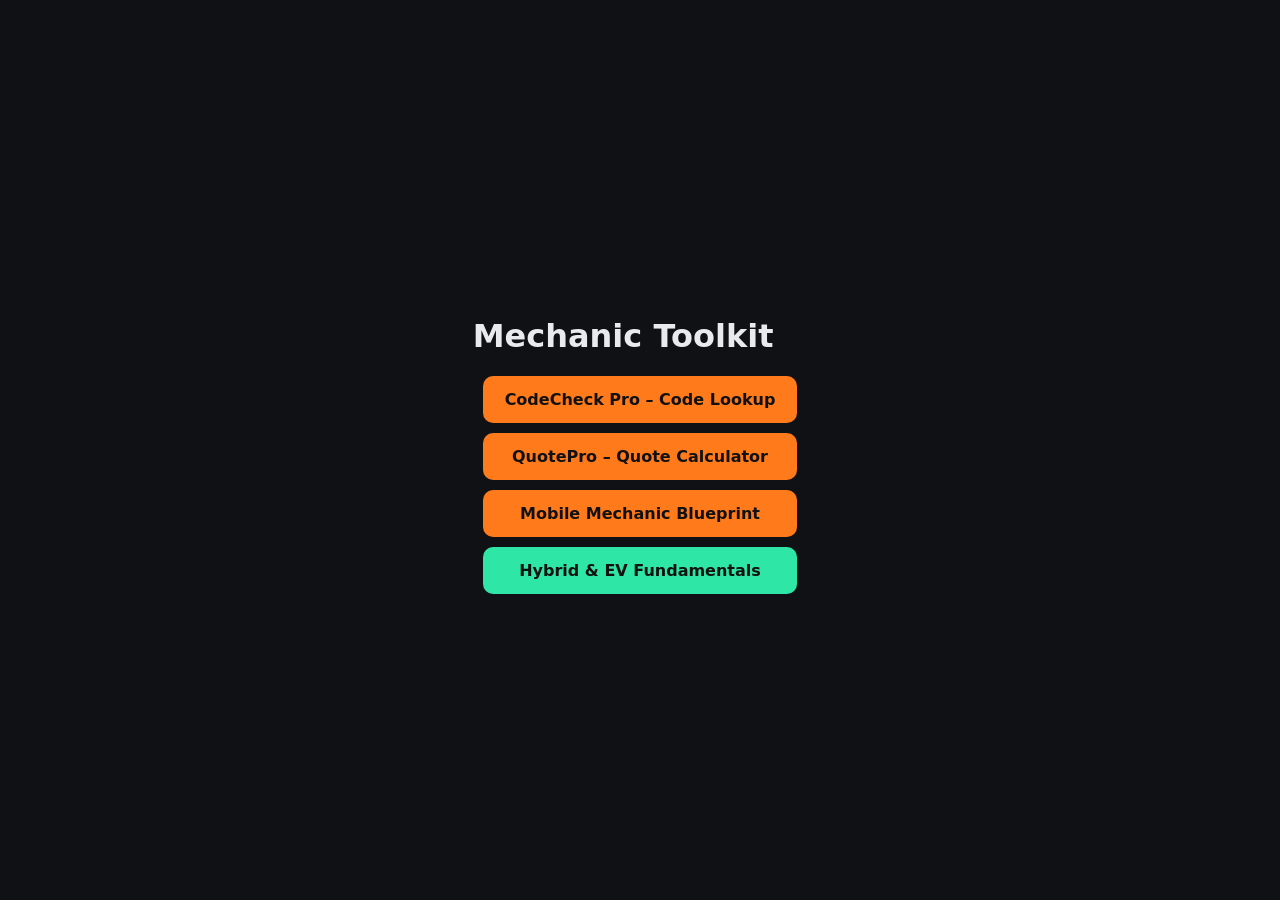
<file: index.html>
<!DOCTYPE html><html><head><meta charset="utf-8"><meta name="viewport" content="width=device-width,initial-scale=1"><title>Mechanic Toolkit</title>
<style>body{font-family:system-ui,sans-serif;background:#0f1114;color:#e8eaed;display:grid;place-items:center;min-height:100vh;margin:0}a{display:block;background:#ff7a1a;color:#111;padding:14px 22px;border-radius:10px;margin:10px;text-decoration:none;font-weight:700;text-align:center}</style></head>
<body><div><h1>Mechanic Toolkit</h1><a href="/code-lookup/">CodeCheck Pro – Code Lookup</a><a href="/quote-calculator/">QuotePro – Quote Calculator</a><a href="/blueprint/">Mobile Mechanic Blueprint</a><a href="/hybrid-ev/" style="background:#2ee6a6">Hybrid &amp; EV Fundamentals</a></div></body></html>
</file>
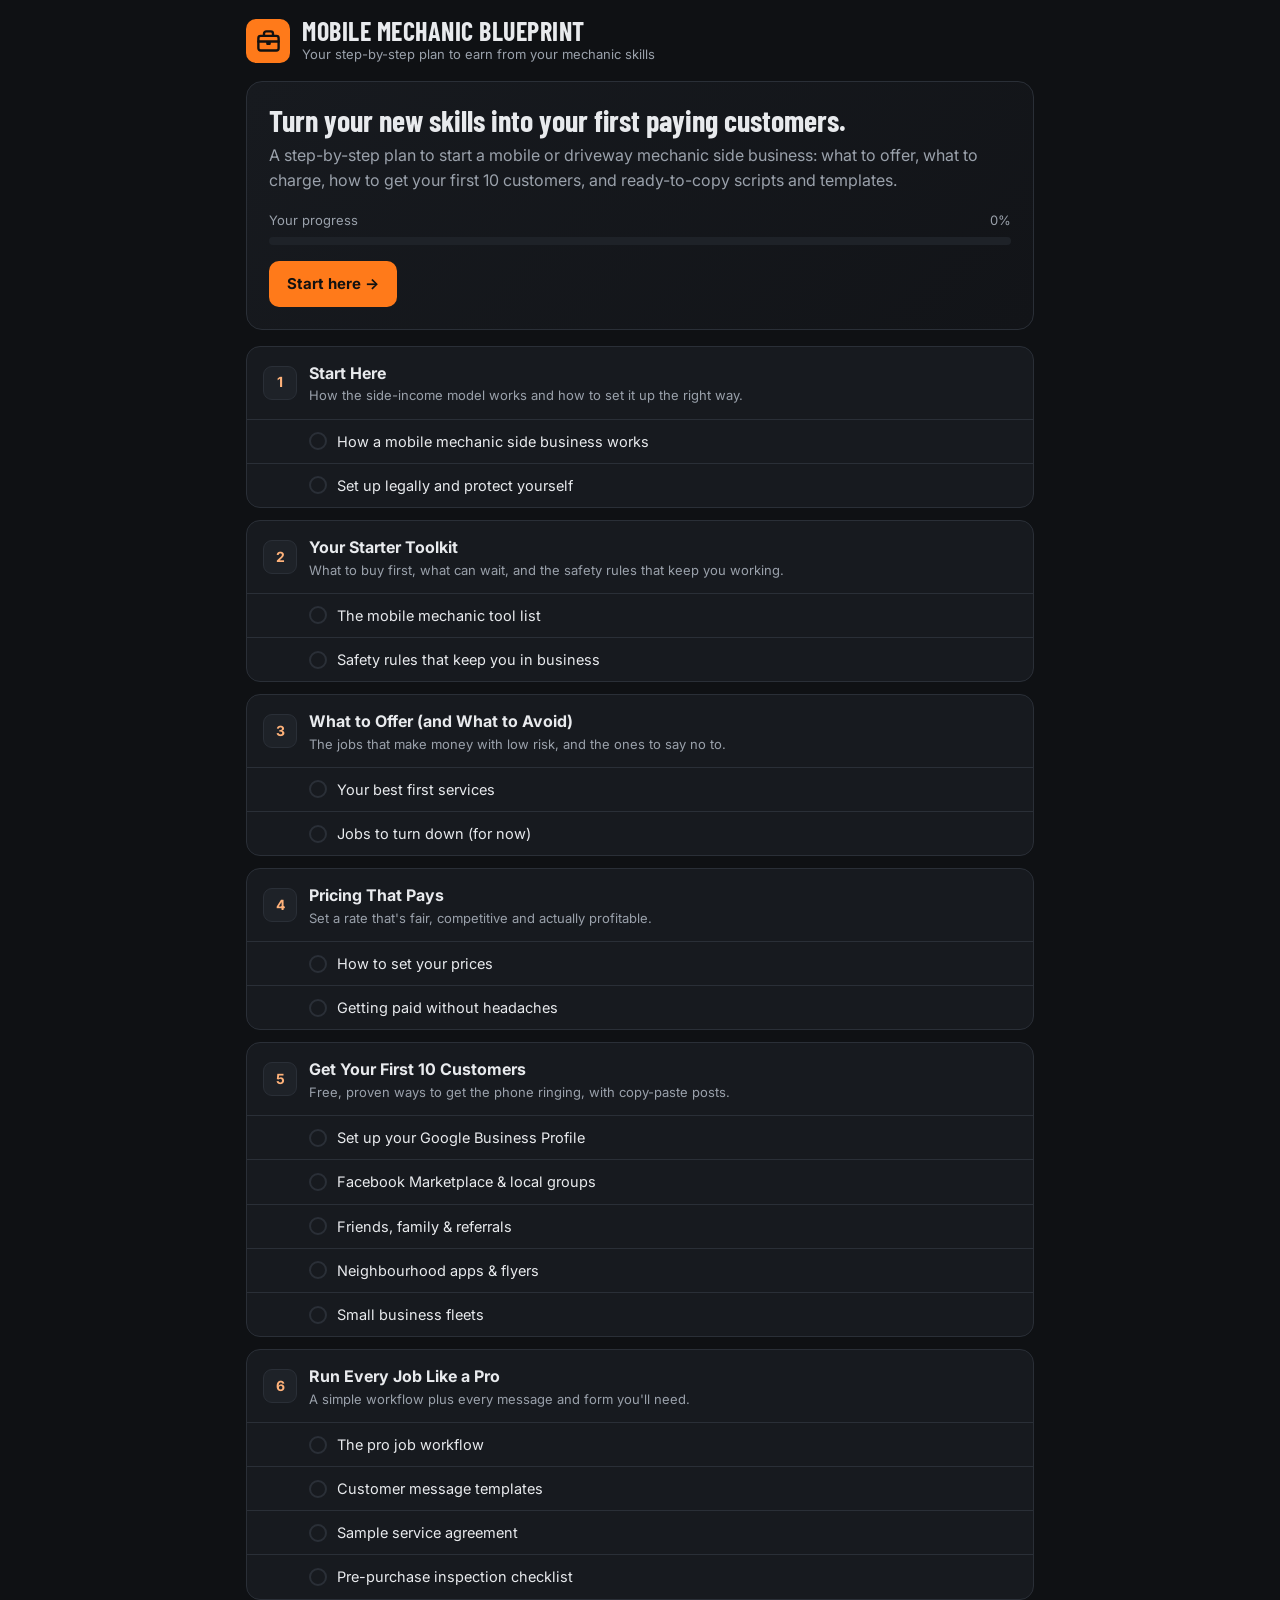
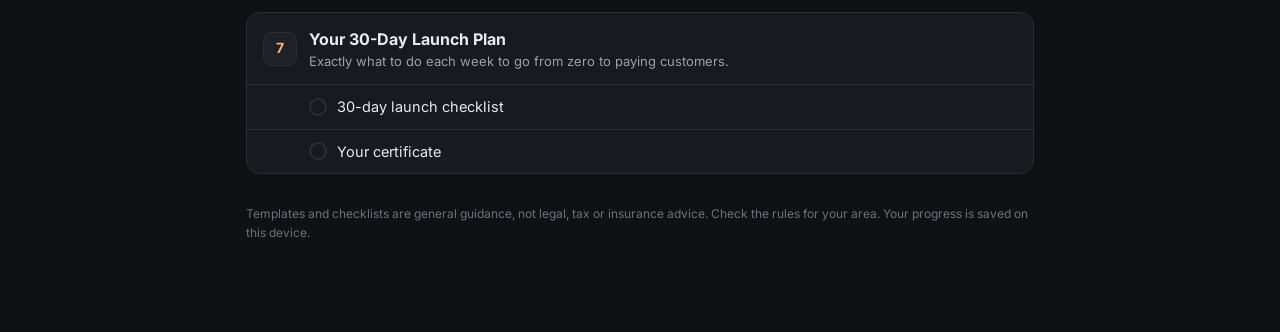
<file: blueprint/index.html>
<!DOCTYPE html>
<html lang="en">
<head>
<meta charset="UTF-8">
<meta name="viewport" content="width=device-width, initial-scale=1">
<title>Mobile Mechanic Blueprint – Side-Income Playbook</title>
<link rel="manifest" href="/blueprint/manifest.webmanifest">
<meta name="theme-color" content="#0f1114">
<link rel="apple-touch-icon" href="/blueprint/icon-180.png">
<link rel="icon" href="/blueprint/icon-192.png">
<meta name="apple-mobile-web-app-capable" content="yes">
<meta name="mobile-web-app-capable" content="yes">
<meta name="apple-mobile-web-app-title" content="Blueprint">
<link href="https://fonts.googleapis.com/css2?family=Barlow+Condensed:wght@600;700&family=Inter:wght@400;500;600;700&display=swap" rel="stylesheet">
<style>
:root{--bg:#0f1114;--panel:#171a1f;--panel2:#1e2228;--line:#2a2f37;--text:#e8eaed;--muted:#9aa1ab;--accent:#ff7a1a;--accent2:#ffb27a;--ok:#3ecf8e;--warn:#f5b941;--bad:#ff5a5a}
*{box-sizing:border-box}
html,body{margin:0;background:var(--bg);color:var(--text);font-family:Inter,system-ui,sans-serif;font-size:16px;line-height:1.6}
a{color:var(--accent2)}
.wrap{max-width:820px;margin:0 auto;padding:18px 16px 90px}
header{display:flex;align-items:center;gap:12px;margin-bottom:16px;cursor:pointer}
.logo{width:44px;height:44px;border-radius:10px;background:var(--accent);display:grid;place-items:center;flex:none}
h1.brand{font-family:"Barlow Condensed",sans-serif;font-size:26px;letter-spacing:.5px;margin:0;line-height:1;text-transform:uppercase}
.sub{color:var(--muted);font-size:13px}
.bar{height:8px;background:var(--panel2);border-radius:99px;overflow:hidden}
.bar i{display:block;height:100%;background:var(--accent);border-radius:99px;transition:width .3s}
.hero{background:linear-gradient(135deg,var(--panel),#121418);border:1px solid var(--line);border-radius:16px;padding:22px;margin-bottom:16px}
.hero h2{font-family:"Barlow Condensed",sans-serif;font-size:30px;line-height:1.1;margin:0 0 6px}
.hero p{color:var(--muted);margin:0 0 16px}
.prog{display:flex;justify-content:space-between;font-size:13px;color:var(--muted);margin-bottom:6px}
.btn{background:var(--accent);color:#111;border:0;border-radius:10px;padding:11px 18px;font-weight:700;cursor:pointer;font-family:inherit;font-size:15px;display:inline-block;text-decoration:none}
.btn:hover{filter:brightness(1.1)}
.btn.ghost{background:var(--panel2);color:var(--text);border:1px solid var(--line)}
.mod{background:var(--panel);border:1px solid var(--line);border-radius:14px;margin-bottom:12px;overflow:hidden}
.mod-h{padding:14px 16px;display:flex;gap:12px;align-items:center}
.num{flex:none;width:34px;height:34px;border-radius:9px;background:var(--panel2);border:1px solid var(--line);display:grid;place-items:center;font-weight:700;color:var(--accent2);font-size:14px}
.num.done{background:var(--ok);color:#111;border-color:var(--ok)}
.mod-h b{display:block;font-size:16px}
.mod-h small{color:var(--muted);font-size:13px;display:block;line-height:1.4}
.les{display:flex;align-items:center;gap:10px;padding:10px 16px 10px 62px;border-top:1px solid var(--line);cursor:pointer;font-size:14.5px}
.les:hover{background:var(--panel2)}
.les .ck{width:18px;height:18px;border-radius:50%;border:2px solid var(--line);flex:none;display:grid;place-items:center;font-size:11px}
.les.done .ck{background:var(--ok);border-color:var(--ok);color:#111}
.crumb{font-size:13px;color:var(--muted);margin-bottom:6px}
.crumb a{cursor:pointer;text-decoration:none}
article h2{font-family:"Barlow Condensed",sans-serif;font-size:32px;line-height:1.1;margin:0 0 16px}
article h3{font-family:"Barlow Condensed",sans-serif;font-size:21px;letter-spacing:.4px;color:var(--accent2);margin:26px 0 8px;text-transform:uppercase}
article p{margin:0 0 14px}
article ul,article ol{margin:0 0 14px;padding-left:22px}
article li{margin:5px 0}
.tip,.warn{border-radius:0 10px 10px 0;padding:12px 14px;margin:0 0 16px;font-size:15px}
.tip{background:rgba(255,255,255,.04);border-left:3px solid var(--accent)}
.warn{background:rgba(255,90,90,.08);border-left:3px solid var(--bad)}
.tip b:first-child,.warn b:first-child{display:block;margin-bottom:2px}
.copy{background:var(--panel);border:1px solid var(--line);border-radius:12px;margin:0 0 16px;overflow:hidden}
.copy-h{display:flex;justify-content:space-between;align-items:center;padding:9px 12px;border-bottom:1px solid var(--line);font-size:13px;font-weight:600;color:var(--accent2);gap:8px}
.copy-h button{background:var(--panel2);border:1px solid var(--line);color:var(--text);border-radius:7px;padding:5px 11px;font-size:12.5px;cursor:pointer;font-family:inherit;white-space:nowrap}
.copy pre{margin:0;padding:12px 14px;white-space:pre-wrap;font-family:inherit;font-size:14.5px;line-height:1.55;color:#d7dbe0}
.checks{background:var(--panel);border:1px solid var(--line);border-radius:12px;padding:6px 0;margin:0 0 16px}
.checks label{display:flex;gap:12px;padding:8px 14px;cursor:pointer;font-size:15px;align-items:flex-start}
.checks label:hover{background:var(--panel2)}
.checks input{width:19px;height:19px;accent-color:var(--accent);flex:none;margin-top:3px}
.checks input:checked+span{color:var(--muted);text-decoration:line-through}
.checks .cnt{font-size:12.5px;color:var(--muted);padding:4px 14px 6px;border-bottom:1px solid var(--line);margin-bottom:4px}
table{width:100%;border-collapse:collapse;margin:0 0 16px;font-size:14.5px;background:var(--panel);border-radius:12px;overflow:hidden}
th{text-align:left;background:var(--panel2);color:var(--accent2);font-size:12.5px;text-transform:uppercase;letter-spacing:.4px;padding:9px 10px}
td{padding:9px 10px;border-top:1px solid var(--line);vertical-align:top}
.tblwrap{overflow-x:auto;margin:0 0 16px}.tblwrap table{margin:0;min-width:520px}
.quiz{background:var(--panel);border:1px solid var(--line);border-radius:14px;padding:16px;margin:0 0 16px}
.quiz .qh{font-family:"Barlow Condensed",sans-serif;font-size:20px;color:var(--accent2);margin-bottom:10px;text-transform:uppercase}
.q{margin-bottom:18px}.q p{font-weight:600;margin-bottom:8px}
.opt{display:block;width:100%;text-align:left;background:var(--panel2);border:1px solid var(--line);color:var(--text);border-radius:9px;padding:9px 12px;margin:6px 0;cursor:pointer;font-family:inherit;font-size:14.5px}
.opt:hover{border-color:var(--accent)}
.opt.right{border-color:var(--ok);background:rgba(62,207,142,.1)}
.opt.wrong{border-color:var(--bad);background:rgba(255,90,90,.08)}
.expl{font-size:14px;color:var(--muted);margin-top:4px}
.score{font-weight:700;margin-top:6px}
.nav{display:flex;justify-content:space-between;gap:10px;margin-top:26px;flex-wrap:wrap}
.toast{position:fixed;left:50%;bottom:20px;transform:translateX(-50%);background:var(--ok);color:#111;font-weight:700;padding:9px 16px;border-radius:99px;font-size:14px;display:none;z-index:70}
.cert{background:#fff;color:#1a1a1a;border-radius:12px;padding:36px 28px;text-align:center;border:10px solid var(--accent);margin:0 0 16px}
.cert .t{font-family:"Barlow Condensed",sans-serif;font-size:34px;letter-spacing:1px;text-transform:uppercase}
.cert .n{font-size:30px;font-weight:700;border-bottom:2px solid #ccc;display:inline-block;padding:6px 20px;margin:14px 0;min-width:60%}
.cert small{color:#666;display:block;margin-top:14px;font-size:12px}
.foot{margin-top:30px;font-size:12px;color:#6b727c}
@media print{body{background:#fff}.wrap>*:not(#view),.nav,.crumb,#a2hs,.noprint{display:none!important}article>*:not(.cert){display:none}.cert{border-width:6px}}
</style>
</head>
<body>
<div class="wrap">
 <header id="home-link"><div class="logo"><svg width="27" height="27" viewBox="0 0 24 24" fill="none" stroke="#111" stroke-width="2.1" stroke-linecap="round" stroke-linejoin="round"><rect x="3" y="7" width="18" height="13" rx="2"/><path d="M8 7V5a2 2 0 0 1 2-2h4a2 2 0 0 1 2 2v2M3 12h18M11 12v2h2v-2"/></svg></div>
 <div style="flex:1;min-width:0"><h1 class="brand">Mobile Mechanic Blueprint</h1><div class="sub">Your step-by-step plan to earn from your mechanic skills</div></div></header>
 <div id="view"></div>
 <div class="foot">Templates and checklists are general guidance, not legal, tax or insurance advice. Check the rules for your area. Your progress is saved on this device.</div>
</div>
<div class="toast" id="toast"></div>
<script>
const COURSE={
id:"blueprint",
heroTitle:"Turn your new skills into your first paying customers.",
heroText:"A step-by-step plan to start a mobile or driveway mechanic side business: what to offer, what to charge, how to get your first 10 customers, and ready-to-copy scripts and templates.",
certTitle:"Mobile Mechanic Blueprint",
certNote:"Course completion certificate.",
modules:[
/* ---------------- MODULE 1 ---------------- */
{t:"Start Here",d:"How the side-income model works and how to set it up the right way.",lessons:[
{t:"How a mobile mechanic side business works",b:[
["p","A mobile (or driveway) mechanic goes to the customer instead of the customer coming to a shop. You fix the car at their home or workplace. Customers love it because they don't lose half a day at a shop. You love it because you don't pay rent on a building."],
["h","Why it's a great side income"],
["ul",["<b>Low start-up cost:</b> your tools and a vehicle you already own.","<b>You choose your hours:</b> evenings and weekends are when most customers are home anyway.","<b>High demand:</b> people hate waiting rooms, and many shops are booked out for days.","<b>Repeat business:</b> every car needs oil, brakes and batteries again and again."]],
["h","Realistic expectations"],
["p","Most people start with <b>2–5 jobs a week</b> while keeping their main job. Start with simple, high-profit jobs (Module 3), build reviews, then grow."],
["table",["Example week","Jobs","Avg labour hrs","Labour at $70/hr"],[["Starting out","3","1.2","$252"],["Building up","6","1.5","$630"],["Busy side business","10","1.5","$1,050"]]],
["tip","<b>Note:</b> These are example numbers to show the maths, not a promise. Your rate depends on your area (Module 4). Parts markup and fees come on top of labour."],
["quiz",[
{q:"Why do customers choose a mobile mechanic over a shop?",o:["It's always cheaper","They don't have to drop off the car and wait","Mobile mechanics can do any repair"],a:1,e:"Convenience is the #1 reason. Price can be competitive, but convenience is what you're selling."},
{q:"What's the smartest way to start?",o:["Take every job to grow fast","Start with a few simple, high-profit jobs and build reviews","Rent a garage first"],a:1,e:"Simple jobs done well build reviews and referrals with low risk."}
]]
]},
{t:"Set up legally and protect yourself",b:[
["p","You don't need a big setup, but you do need to cover the basics before you take money from strangers. Rules differ by country, state and city, so use this as a checklist of things to <b>look up for your area</b>."],
["h","1. Business registration"],
["p","In many places you can start as a sole trader / sole proprietor with a simple registration. Some people form an LLC or limited company for extra liability protection. Ask your local small-business office or an accountant which suits you."],
["h","2. Auto repair rules"],
["p","Some places require auto repair businesses to register or be licensed. For example, California requires registration with the Bureau of Automotive Repair. Search “<i>[your state/country] auto repair business registration</i>” before you start."],
["h","3. Insurance"],
["p","Talk to a local insurance agent about <b>general liability</b> (covers damage or injury caused by your work) and whether you need coverage for customer vehicles in your care. One accident without insurance can wipe out years of profit."],
["h","4. Where you're allowed to work"],
["p","Some cities, housing associations and apartment complexes don't allow repairs on the street or in parking lots. Always work on private property with the owner's permission, and ask the customer about it when booking."],
["h","5. Environmental rules"],
["ul",["Never pour oil, coolant or brake fluid on the ground or down a drain.","Take used oil and filters to a recycling point. Many auto parts stores accept used oil.","Carry drip pans, a ground sheet and absorbent (cat litter works) for spills."]],
["check","legal",["Looked up how to register a business in my area","Checked whether my area requires auto repair registration or a licence","Got an insurance quote for general liability","Found where to recycle used oil, filters and coolant near me","Bought drip pans, a ground sheet and spill absorbent","Set up a separate bank account (or wallet) for business money"]],
["warn","<b>Not legal advice</b>This lesson is a general checklist. Laws vary by location. Confirm the rules for your area with your local authority, an accountant or an insurance agent."]
]}
]},
/* ---------------- MODULE 2 ---------------- */
{t:"Your Starter Toolkit",d:"What to buy first, what can wait, and the safety rules that keep you working.",lessons:[
{t:"The mobile mechanic tool list",b:[
["p","You don't need a shop full of tools. Buy the essentials first, earn money, then upgrade. Tick items off as you get them."],
["h","Essentials (buy before your first job)"],
["check","tools1",["3/8\" and 1/2\" drive socket sets (metric + SAE), with extensions","Ratchets and a 1/2\" breaker bar","Torque wrench (at least one: 3/8\" or 1/2\")","Combination wrench set","Screwdrivers, pliers, side cutters, pick set","Low-profile floor jack (2–3 ton)","2 jack stands rated for the vehicle weight + wheel chocks","Oil drain pan, oil filter wrenches, funnel","OBD2 scanner that shows live data","Digital multimeter","Brake caliper piston tool + C-clamp","Headlamp or work light","Safety glasses, nitrile gloves","Fire extinguisher","Battery tester + jump starter pack","Ground mat or creeper, tool bag or rolling box"]],
["h","Upgrades (buy from your profits)"],
["check","tools2",["Cordless impact wrench","Bidirectional scan tool (can command parts on/off)","Brake fluid bleeder","Coolant pressure tester","Pop-up canopy for sun and rain","Code-reader-compatible tablet for reports","Small portable air compressor"]],
["tip","<b>Money tip:</b> Many auto parts stores have free loaner tool programs for specialty tools (pullers, testers). Use them before buying."]
]},
{t:"Safety rules that keep you in business",b:[
["p","One injury can end your side business. These rules are non-negotiable on every job."],
["ol",["<b>Never get under a car held up only by a jack.</b> Always use rated jack stands on solid, level ground, and chock the wheels.","<b>Check the ground.</b> Soft dirt, gravel and hot asphalt can let stands sink. Use a board or plate under them if needed.","<b>Wear eye protection</b> whenever you're under the car or working with fluids or springs.","<b>Let the engine cool</b> before opening the cooling system or touching the exhaust.","<b>Disconnect the battery</b> before electrical work.","<b>Keep a fire extinguisher</b> within reach, especially near fuel.","<b>Leave airbags (SRS) and hybrid/EV high-voltage systems alone</b> unless you've been properly trained."]],
["warn","<b>Walk away from unsafe jobs</b>No parking spot that's safe? Customer's car is on a slope? Reschedule. A lost job is better than an accident."]
]}
]},
/* ---------------- MODULE 3 ---------------- */
{t:"What to Offer (and What to Avoid)",d:"The jobs that make money with low risk, and the ones to say no to.",lessons:[
{t:"Your best first services",b:[
["p","Start with jobs that are <b>quick, common, low-risk and easy to price</b>. These are the bread and butter of mobile mechanics."],
["table",["Service","Typical time","Why it's great"],[
["Oil & filter change","30–45 min","Everyone needs it. Easy repeat customer."],
["Brake pads & rotors","1–2 hrs per axle","Most profitable common job. High demand."],
["Battery test & replacement","15–30 min","Fast, urgent, people pay for convenience."],
["Check engine light diagnosis","30–60 min","Charge a diagnostic fee. Leads to repair work."],
["Pre-purchase inspection","45–60 min","Used-car buyers pay well for peace of mind."],
["Spark plugs & ignition coils","30 min–2 hrs","Fixes many misfire complaints."],
["Serpentine belt","30–60 min","Quick, common, simple."],
["Filters, wipers, bulbs","10–30 min","Easy add-ons to any job."]]],
["tip","<b>Add-on trick:</b> On every job, do a free 5-minute check (tyres, wipers, lights, fluids, brake pad thickness). Tell the customer what you found. It builds trust and books your next job."]
]},
{t:"Jobs to turn down (for now)",b:[
["p","Saying no to the wrong jobs protects your reputation and your profit. Avoid these until you have more experience, the right tools and the right insurance."],
["ul",["<b>Internal transmission work</b>: needs special tools and a clean shop.","<b>Major engine work</b> (head gaskets, internal engine repairs, timing on interference engines) until you're experienced.","<b>A/C refrigerant work</b> unless you hold the certification your area requires.","<b>Airbag / SRS systems</b>: a safety risk.","<b>Hybrid & EV high-voltage systems</b>: need specific training and protective gear.","<b>Jobs that need a lift or alignment rack.</b>","<b>Badly rusted cars</b>: one seized bolt can turn a 1-hour job into a whole day."]],
["copy","Text: politely turning down a job","Hi [Name], thanks for thinking of me! That job needs specialist equipment I don't carry on my mobile setup, so I'd recommend [Shop name] for that one. I'm happy to handle your oil changes, brakes, batteries and diagnostics anytime. Just message me."],
["tip","<b>Turn \"no\" into money:</b> Partner with a local shop. Send them the big jobs and ask if they'll send you their small mobile jobs or pay a referral fee."]
]}
]},
/* ---------------- MODULE 4 ---------------- */
{t:"Pricing That Pays",d:"Set a rate that's fair, competitive and actually profitable.",lessons:[
{t:"How to set your prices",b:[
["h","Step 1: Find your local shop rate"],
["p","Call or check the websites of 3 local shops and ask their hourly labour rate. Dealerships are usually the highest, independent shops lower. Many mobile mechanics price a little below independent shops at the start and raise prices as reviews come in."],
["h","Step 2: Charge by the job, not by the minute"],
["p","Professionals price using standard <b>labour times</b> (how long a job normally takes) from a labour guide, not how long it took you. If you're faster, you earn more per hour. If you're slower while learning, the customer doesn't pay for it."],
["h","Step 3: Add the extras"],
["ul",["<b>Parts markup:</b> many shops add 20–50% to the parts cost. That covers your time sourcing parts and the warranty risk.","<b>Diagnostic fee:</b> charge for diagnosis. Many mechanics credit it towards the repair if the customer goes ahead.","<b>Trip fee / minimum charge:</b> covers your travel on small jobs.","<b>Shop supplies:</b> a small % for cleaners, rags and consumables."]],
["h","Example: front brake pads & rotors"],
["table",["Item","Amount"],[["Labour 1.8 hrs × $70","$126.00"],["Parts cost $180 + 30% markup","$234.00"],["Shop supplies 5% of labour","$6.30"],["<b>Customer pays</b>","<b>$366.30</b>"],["<b>You keep (before tax & costs)</b>","<b>$186.30</b>"]]],
["tip","<b>Speed it up:</b> If you have the QuotePro app, it does this maths for you in 30 seconds and sends the customer a clean quote."]
]},
{t:"Getting paid without headaches",b:[
["ol",["<b>Never start without an approved quote.</b> Get a \"yes\" in writing. A text message is fine.","<b>Take a deposit for parts</b> on bigger jobs (e.g. parts cost upfront).","<b>Accept easy payments:</b> card reader, bank transfer or a payment app.","<b>Extra problem found?</b> Stop, explain, send an updated price and get a new \"yes\" before continuing."]],
["copy","Text: sending a quote for approval","Hi [Name], here's your quote for the [Year Make Model]:\n\n[Job]: [Price]\nTotal: [Total]\n\nThis includes parts and labour. Reply YES to book, and let me know the best day and address. If I find anything else during the job, I'll check with you before doing any extra work."],
["copy","Text: asking for a parts deposit","Thanks [Name]! To order your parts I take a deposit of [Amount] (the parts cost). The rest is due when the job's done. You can pay by [payment method]. As soon as it's in, I'll order the parts and confirm your appointment."],
["copy","Text: extra problem found","Hi [Name], while doing the [job] I found [problem], for example [detail]. I'd recommend fixing it [now / soon] because [reason]. It would be [Price] extra. Want me to go ahead, or leave it for now? No pressure either way."]
]}
]},
/* ---------------- MODULE 5 ---------------- */
{t:"Get Your First 10 Customers",d:"Free, proven ways to get the phone ringing, with copy-paste posts.",lessons:[
{t:"Set up your Google Business Profile",b:[
["p","When people search \"mobile mechanic near me\", Google shows local business profiles first. It's free and it's the #1 source of customers for many mobile mechanics."],
["check","gbp",["Created a Google Business Profile at google.com/business","Set it up as a service-area business (hide home address, list the towns/areas you cover)","Picked the most accurate category (e.g. mechanic / auto repair) and added your services","Added your phone number and hours","Uploaded at least 5 photos (you, your tools, a job in progress, a clean finished job)","Asked your first 3 customers for a review (template in Module 6)"]],
["tip","<b>Reviews are everything.</b> 5–10 good reviews will often bring more calls than any ad. Ask every happy customer."]
]},
{t:"Facebook Marketplace & local groups",b:[
["p","Local Facebook groups (town groups, community boards, buy/sell groups) are full of people asking \"anyone know a good mechanic?\" Always follow each group's rules about business posts."],
["copy","Facebook post: introduce yourself","👋 Hi neighbours! I'm [Name], a local mobile mechanic. I come to YOUR driveway, so no shop visits and no waiting rooms.\n\n🔧 Oil changes\n🛑 Brakes (pads & rotors)\n🔋 Batteries\n⚠️ Check engine light diagnosis\n🔍 Pre-purchase inspections for used cars\n\nUp-front quotes, no surprises. Message me or call/text [phone]. Serving [areas]."],
["copy","Reply when someone asks for a mechanic","Hi [Name]! I'm a mobile mechanic in [area], and I can come to you. What's the year, make and model, and what's it doing? I'll give you a quote up front. 📲 [phone]"],
["copy","Marketplace listing (Services)","Title: Mobile Mechanic – I Come To You | Brakes • Oil • Batteries • Diagnostics\n\nSkip the shop. I do repairs and maintenance at your home or work in [areas].\n\n✔ Up-front quotes\n✔ Quality parts\n✔ [X]-day labour warranty\n\nMessage me with your year, make, model and the problem for a free quote."]
]},
{t:"Friends, family & referrals",b:[
["p","Your first customers are usually people who already know you. Don't be shy. Tell everyone you're taking on work."],
["copy","Message to friends & family","Hey [Name]! Quick one: I've started doing mobile car repairs on the side (oil changes, brakes, batteries, check engine lights). I come to you, and prices are better than most shops. If you or anyone you know needs anything, send them my way 🙏 [phone]"],
["copy","Referral offer for happy customers","Thanks again, [Name]! If you know anyone who needs car work, send them my way. For every friend who books, I'll give you [$20 off your next service / a free oil change]. Just have them mention your name."]
]},
{t:"Neighbourhood apps & flyers",b:[
["copy","Nextdoor / neighbourhood app post","Local mobile mechanic here 👋 I'm [Name] from [area]. I do brakes, oil changes, batteries, diagnostics and pre-purchase inspections right in your driveway. Up-front pricing, and I clean up after myself. Text [phone] for a quote."],
["copy","Flyer / door hanger text","MOBILE MECHANIC: WE COME TO YOU\n\nBrakes • Oil Changes • Batteries • Check Engine Lights • Pre-Purchase Inspections\n\n✔ No shop visit, no waiting room\n✔ Up-front quotes\n✔ [X]-day labour warranty\n\nCall/Text [Name]: [phone]\n[Optional offer: $10 off your first service with this flyer]"],
["tip","<b>Where to put flyers:</b> community notice boards, laundromats, coffee shops (ask first), and apartment complexes that allow it."]
]},
{t:"Small business fleets",b:[
["p","Local businesses with work vans and trucks (landscapers, plumbers, cleaners, delivery services) lose money every hour a vehicle is at the shop. Servicing their vehicles on site can give you steady, repeat work."],
["copy","Email / message to a local business","Subject: On-site vehicle maintenance for [Business name]\n\nHi [Name],\n\nI'm [Your name], a mobile mechanic in [area]. I service work vehicles on site, at your yard or parking lot, so your vans stay on the road instead of sitting at a shop.\n\nI handle oil changes, brakes, batteries, diagnostics and routine maintenance, with up-front quotes and a simple monthly invoice.\n\nWould it help if I did a free quick check on one of your vehicles this week?\n\nThanks,\n[Your name]\n[phone]"]
]}
]},
/* ---------------- MODULE 6 ---------------- */
{t:"Run Every Job Like a Pro",d:"A simple workflow plus every message and form you'll need.",lessons:[
{t:"The pro job workflow",b:[
["p","Follow the same steps on every job. Customers notice, and it protects you if anything goes wrong."],
["check","workflow",["Booking: get the details (template below)","Confirm the location is safe and you're allowed to work there","Order parts and confirm the appointment the day before","Send an \"on my way\" message","Walk around the car and take photos of existing damage before you start","Do the job and torque everything to spec","Test the repair (start, check for leaks, test drive if appropriate)","Clean up: no oil spots, take your waste with you","Show the customer the old parts and explain what you did","Send the invoice and get paid","Ask for a review","Set a reminder for the next service"]],
["copy","Booking questions (send when someone enquires)","Thanks for reaching out! To give you an accurate quote, can you send me:\n\n1. Year, make, model and engine size\n2. What's it doing? (noises, warning lights, when it happens)\n3. Your address or area\n4. Is there a safe, flat spot where I can work (driveway or private parking)?\n5. What days and times suit you?"]
]},
{t:"Customer message templates",b:[
["copy","Appointment confirmation","Hi [Name], you're booked for [job] on [day] at [time] at [address]. Total: [price]. I'll text when I'm on the way. If anything changes, just let me know. See you then! [Your name]"],
["copy","On my way","Hi [Name], I'm on my way and should be there in about [X] minutes. 🚗🔧"],
["copy","Job done + invoice","All done, [Name]! ✅ I [what you did] on your [car]. Everything's tested and working.\n\nTotal: [amount]\nPay by: [payment options]\n\nYour labour is covered for [X] days. Any questions, just message me. Thanks for your business!"],
["copy","Review request (send same day)","Thanks again, [Name]! If you were happy with the service, would you mind leaving a quick review? It really helps a small local business like mine 🙏\n[review link]"],
["copy","Service reminder (set for 3–6 months later)","Hi [Name], it's [Your name], your mobile mechanic! Your [car] is probably due for [oil change / service] soon. Want me to swing by? I have openings on [days]."],
["copy","Recommending future work","Hi [Name], quick heads-up from today's job: your [rear brakes / tyres / etc.] are at about [measurement], so they'll likely need replacing in [timeframe]. No rush. Just message me when you're ready and I'll send a quote."]
]},
{t:"Sample service agreement",b:[
["p","A short written agreement sets expectations and protects both you and the customer. Have the customer sign it (on paper or with an e-signature app) before you start."],
["copy","Sample service agreement","SERVICE AUTHORIZATION & AGREEMENT\n\nBusiness: [Your business name], [phone]\nCustomer: [Name], [phone]\nVehicle: [Year Make Model], Plate/VIN: [ ]\nService location: [address]\n\n1. Authorization: The customer authorizes the work listed on the attached quote for a total of [amount]. No extra work will be done without the customer's approval.\n2. Location: The customer confirms they have permission for repairs to be carried out at the service location.\n3. Existing condition: The mechanic is not responsible for pre-existing damage or wear, or for problems unrelated to the work performed.\n4. Customer-supplied parts: Parts supplied by the customer are not covered by any warranty.\n5. Payment: Payment is due when the work is completed, unless agreed otherwise.\n6. Warranty: Labour is warranted for [X] days. Parts are covered by the manufacturer's warranty.\n\nCustomer signature: ____________  Date: ________\nMechanic signature: ____________  Date: ________"],
["warn","<b>Sample only</b>This template is a starting point, not legal advice. Have it reviewed by a local legal professional so it matches the laws in your area."]
]},
{t:"Pre-purchase inspection checklist",b:[
["p","Used-car buyers will happily pay for a professional opinion before handing over thousands. Use this checklist on every inspection and send the buyer a short summary with photos."],
["check","ppi",["Scan for stored and pending codes, and check emissions readiness monitors","Check for warning lights on the dash with the engine running","Engine oil level, colour and smell (milky = possible head gasket issue)","Coolant level and condition, and look for leaks","Transmission fluid (if checkable): level, colour, burnt smell","Listen to the engine on a cold start (ticks, knocks, rattles)","Check belts and hoses for cracks","Battery test and terminals","Tyre tread depth, uneven wear, matching brands","Brake pad thickness and rotor condition","Look underneath: leaks, rust, damaged exhaust","Suspension: bounce test, worn bushings, leaking shocks","Steering: play, noises, pulling","Lights, wipers, horn, windows, A/C and heater","Signs of accident repair: uneven panel gaps, overspray, mismatched paint","Test drive: shifting, braking, noises, vibration, pulling","Check the VIN matches the paperwork"]],
["copy","Inspection summary to the buyer","Pre-purchase inspection: [Year Make Model], [mileage]\n\n✅ Good: [items]\n⚠️ Needs attention soon: [items + rough cost]\n❌ Concerns: [items]\n\nOverall: [Recommend / Negotiate / Walk away], because [short reason].\n\nPhotos attached. Happy to answer any questions!"]
]}
]},
/* ---------------- MODULE 7 ---------------- */
{t:"Your 30-Day Launch Plan",d:"Exactly what to do each week to go from zero to paying customers.",lessons:[
{t:"30-day launch checklist",b:[
["p","Work through one week at a time. Ticking these off is the difference between \"thinking about it\" and getting paid."],
["h","Week 1: Set up"],
["check","w1",["Finished the legal & safety checklist (Module 1)","Got the essential tools (Module 2)","Picked 4–6 starter services (Module 3)","Set your hourly rate, parts markup and minimum charge (Module 4)","Chose a simple business name and set up a separate payment account"]],
["h","Week 2: Get visible"],
["check","w2",["Created your Google Business Profile","Posted your intro in 3+ local Facebook groups","Sent the friends & family message to 20+ people","Posted on Nextdoor / your neighbourhood app","Printed 50–100 flyers"]],
["h","Week 3: First jobs"],
["check","w3",["Completed your first paid job","Used the workflow checklist on every job","Asked every customer for a review","Offered the referral deal"]],
["h","Week 4: Grow"],
["check","w4",["Reached 5+ reviews","Contacted 5 local businesses about fleet servicing","Set service reminders for every customer","Reviewed your prices: raise them if you're fully booked","Planned which tool upgrade to buy with your profits"]],
["tip","<b>You've got this.</b> The first job is the hardest. After your first 10 happy customers, referrals start doing the marketing for you."]
]},
{t:"Your certificate",b:[
["p","Congratulations on finishing the Mobile Mechanic Blueprint! Add your name and save your certificate."],
["cert"]
]}
]}
]}
;
const KEY="course_"+COURSE.id;
let S={done:{},checks:{},quiz:{}};
try{Object.assign(S,JSON.parse(localStorage.getItem(KEY)||"{}"))}catch(e){}
function save(){try{localStorage.setItem(KEY,JSON.stringify(S))}catch(e){}}
const $=id=>document.getElementById(id);
const esc=s=>String(s).replace(/[&<>"]/g,m=>({"&":"&amp;","<":"&lt;",">":"&gt;",'"':"&quot;"}[m]));
const all=[];COURSE.modules.forEach((m,mi)=>m.lessons.forEach((l,li)=>all.push({mi,li,id:`l-${mi+1}-${li+1}`,m,l})));
function pct(){return Math.round(100*all.filter(x=>S.done[x.id]).length/all.length)}
function toast(t){const e=$("toast");e.textContent=t;e.style.display="block";clearTimeout(e._t);e._t=setTimeout(()=>e.style.display="none",1800)}
function home(){
 const next=all.find(x=>!S.done[x.id])||all[0];const p=pct();
 $("view").innerHTML=`<div class="hero"><h2>${COURSE.heroTitle}</h2><p>${COURSE.heroText}</p>
 <div class="prog"><span>Your progress</span><span>${p}%</span></div><div class="bar"><i style="width:${p}%"></i></div>
 <div style="margin-top:16px"><a class="btn" href="#${next.id}">${p===0?"Start here →":p===100?"Review the course →":"Continue: "+esc(next.l.t)+" →"}</a></div></div>
 ${COURSE.modules.map((m,mi)=>{const ls=all.filter(x=>x.mi===mi);const d=ls.every(x=>S.done[x.id]);
  return `<div class="mod"><div class="mod-h"><div class="num ${d?"done":""}">${d?"✓":mi+1}</div><div><b>${esc(m.t)}</b><small>${esc(m.d)}</small></div></div>
  ${ls.map(x=>`<div class="les ${S.done[x.id]?"done":""}" data-go="${x.id}"><span class="ck">${S.done[x.id]?"✓":""}</span>${esc(x.l.t)}</div>`).join("")}</div>`}).join("")}`;
 window.scrollTo(0,0);
}
function block(b,lid,bi){
 const t=b[0];
 if(t==="p")return `<p>${b[1]}</p>`;
 if(t==="h")return `<h3>${b[1]}</h3>`;
 if(t==="ul"||t==="ol")return `<${t}>${b[1].map(x=>`<li>${x}</li>`).join("")}</${t}>`;
 if(t==="tip")return `<div class="tip">${b[1]}</div>`;
 if(t==="warn")return `<div class="warn">${b[1]}</div>`;
 if(t==="copy")return `<div class="copy"><div class="copy-h"><span>${esc(b[1])}</span><button data-copy="${lid}-${bi}">Copy</button></div><pre id="c-${lid}-${bi}">${esc(b[2])}</pre></div>`;
 if(t==="table")return `<div class="tblwrap"><table><thead><tr>${b[1].map(h=>`<th>${h}</th>`).join("")}</tr></thead><tbody>${b[2].map(r=>`<tr>${r.map(c=>`<td>${c}</td>`).join("")}</tr>`).join("")}</tbody></table></div>`;
 if(t==="check"){const id=b[1];const st=S.checks[id]||{};const n=b[2].filter((_,i)=>st[i]).length;
  return `<div class="checks"><div class="cnt" id="cnt-${id}">${n} of ${b[2].length} done</div>${b[2].map((x,i)=>`<label><input type="checkbox" data-ck="${id}" data-i="${i}" ${st[i]?"checked":""}><span>${x}</span></label>`).join("")}</div>`}
 if(t==="quiz"){const qid=lid+"-"+bi;
  return `<div class="quiz" id="qz-${qid}"><div class="qh">${b[2]||"Quick check"}</div>${b[1].map((q,qi)=>`<div class="q" data-q="${qi}"><p>${qi+1}. ${q.q}</p>${q.o.map((o,oi)=>`<button class="opt" data-qz="${qid}" data-qi="${qi}" data-oi="${oi}">${o}</button>`).join("")}<div class="expl" id="ex-${qid}-${qi}"></div></div>`).join("")}<div class="score" id="sc-${qid}"></div></div>`}
 if(t==="cert"){const nm=S.certName||"";
  return `<div class="noprint" style="margin-bottom:12px"><label style="font-size:13px;color:var(--muted)">Your name as it should appear</label><div style="display:flex;gap:8px;margin-top:4px"><input id="certname" value="${esc(nm)}" style="flex:1;background:var(--bg);border:1px solid var(--line);color:var(--text);border-radius:8px;padding:10px;font-size:15px;font-family:inherit"><button class="btn" id="certprint">Print / Save PDF</button></div></div>
  <div class="cert"><div style="font-size:13px;letter-spacing:2px;color:#888">CERTIFICATE OF COMPLETION</div><div class="t">${COURSE.certTitle}</div><div>This confirms that</div><div class="n" id="certn">${esc(nm)||"&nbsp;"}</div><div>has completed all modules of the ${COURSE.certTitle} course.</div><div style="margin-top:10px;color:#666">${new Date().toLocaleDateString()}</div><small>${COURSE.certNote}</small></div>`}
 return "";
}
function lesson(id){
 const i=all.findIndex(x=>x.id===id);if(i<0)return home();
 const x=all[i],prev=all[i-1],next=all[i+1];
 $("view").innerHTML=`<div class="crumb"><a data-home>← All modules</a> · Module ${x.mi+1}: ${esc(x.m.t)}</div>
 <article><h2>${esc(x.l.t)}</h2>${x.l.b.map((b,bi)=>block(b,x.id,bi)).join("")}</article>
 <div class="nav">${prev?`<a class="btn ghost" href="#${prev.id}">← Back</a>`:"<span></span>"}
 <button class="btn" id="done">${S.done[id]?"✓ Completed · ":"Mark complete · "}${next?"Next →":"Finish 🎉"}</button></div>`;
 $("done").onclick=()=>{S.done[id]=true;save();if(next){location.hash=next.id}else{toast("Course complete! 🎉");location.hash=""}};
 window.scrollTo(0,0);
}
function route(){const h=location.hash.slice(1);h.startsWith("l-")?lesson(h):home()}
document.addEventListener("click",async e=>{
 const g=e.target.closest("[data-go]");if(g){location.hash=g.dataset.go;return}
 if(e.target.closest("[data-home]")||e.target.closest("#home-link")){location.hash="";return}
 const c=e.target.closest("[data-copy]");
 if(c){const t=$("c-"+c.dataset.copy).textContent;try{await navigator.clipboard.writeText(t);c.textContent="Copied ✓";setTimeout(()=>c.textContent="Copy",1500)}catch(err){const r=document.createRange();r.selectNodeContents($("c-"+c.dataset.copy));const s=getSelection();s.removeAllRanges();s.addRange(r);c.textContent="Selected, now copy"}return}
 const o=e.target.closest("[data-qz]");
 if(o){const qid=o.dataset.qz,qi=+o.dataset.qi,oi=+o.dataset.oi;
  const [_,mi,li]=qid.split("-");const bi=+qid.split("-")[3];
  const x=all.find(a=>a.id===`l-${mi}-${li}`);const q=x.l.b[bi][1][qi];
  const box=o.parentElement;if(box.dataset.ans)return;box.dataset.ans=1;
  box.querySelectorAll(".opt").forEach((b,k)=>{if(k===q.a)b.classList.add("right");else if(k===oi)b.classList.add("wrong")});
  $(`ex-${qid}-${qi}`).innerHTML=(oi===q.a?"✅ Correct. ":"❌ Not quite. ")+q.e;
  S.quiz[qid]=S.quiz[qid]||{};S.quiz[qid][qi]=oi===q.a;save();
  const total=x.l.b[bi][1].length,ans=Object.keys(S.quiz[qid]).length;
  if(document.querySelectorAll(`#qz-${qid} .q[data-ans]`).length===total){const r=document.querySelectorAll(`#qz-${qid} .opt.right`).length;const sc=Object.values(S.quiz[qid]).filter(Boolean).length;$("sc-"+qid).textContent=`Score: ${sc}/${total}${sc===total?" 🔥 Perfect!":sc>=total*.7?" 👍 Nice work.":" Review the lesson and try again later."}`}
  return}
 if(e.target.id==="certprint"){try{window.print()}catch(err){}}
});
document.addEventListener("change",e=>{
 const c=e.target.closest("[data-ck]");if(!c)return;
 const id=c.dataset.ck;S.checks[id]=S.checks[id]||{};S.checks[id][c.dataset.i]=c.checked;save();
 const tot=document.querySelectorAll(`[data-ck="${id}"]`).length,n=document.querySelectorAll(`[data-ck="${id}"]:checked`).length;
 $("cnt-"+id).textContent=`${n} of ${tot} done`;
});
document.addEventListener("input",e=>{if(e.target.id==="certname"){S.certName=e.target.value;save();$("certn").innerHTML=esc(e.target.value)||"&nbsp;"}});
window.addEventListener("hashchange",route);route();
</script>
<!-- Add to Home Screen tip -->
<style>
#a2hs{position:fixed;left:12px;right:12px;bottom:12px;z-index:50;max-width:520px;margin:0 auto;background:#1e2228;border:1px solid #ff7a1a;border-radius:14px;padding:14px 40px 14px 14px;box-shadow:0 10px 30px rgba(0,0,0,.5);font-size:14px;color:#e8eaed;line-height:1.45;display:none}
#a2hs b{color:#ffb27a}#a2hs .xx{position:absolute;top:6px;right:8px;background:none;border:0;color:#9aa1ab;font-size:22px;cursor:pointer}
@media print{#a2hs{display:none!important}}
</style>
<div id="a2hs" role="dialog" aria-label="Add to home screen"><button class="xx" aria-label="Dismiss">×</button><div id="a2hs-t"></div></div>
<script>
(function(){
 try{
  const standalone=window.matchMedia('(display-mode: standalone)').matches||navigator.standalone;
  const key='a2hs_'+location.pathname;
  if(standalone||localStorage.getItem(key))return;
  const ua=navigator.userAgent, ios=/iPhone|iPad|iPod/.test(ua), android=/Android/.test(ua);
  if(!ios&&!android)return;
  const el=document.getElementById('a2hs');
  document.getElementById('a2hs-t').innerHTML=ios
   ?'<b>📲 Save this app to your phone:</b> tap the <b>Share</b> button (square with an arrow) in Safari, then <b>“Add to Home Screen”</b>.'
   :'<b>📲 Save this app to your phone:</b> tap the <b>⋮ menu</b> in Chrome, then <b>“Add to Home screen”</b> or <b>“Install app”</b>.';
  setTimeout(()=>el.style.display='block',4000);
  el.querySelector('.xx').onclick=()=>{el.style.display='none';try{localStorage.setItem(key,'1')}catch(e){}};
 }catch(e){}
})();
</script>

</body>
</html>
</file>
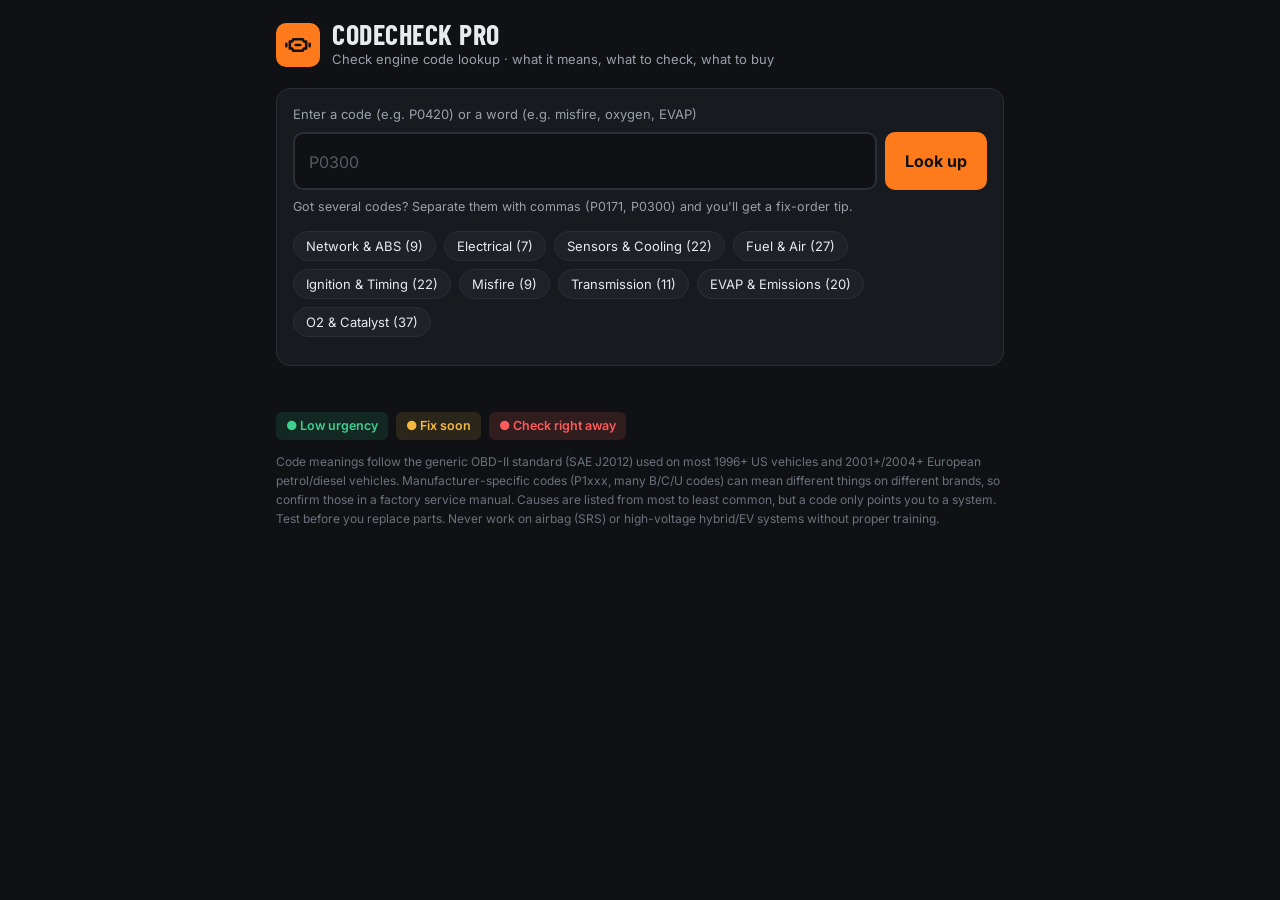
<file: code-lookup/index.html>
<!DOCTYPE html>
<html lang="en">
<head>
<meta charset="UTF-8">
<meta name="viewport" content="width=device-width, initial-scale=1">
<title>CodeCheck Pro – Check Engine Code Lookup</title>
<link rel="manifest" href="/code-lookup/manifest.webmanifest">
<meta name="theme-color" content="#0f1114">
<link rel="apple-touch-icon" href="/code-lookup/icon-180.png">
<link rel="icon" href="/code-lookup/icon-192.png">
<meta name="apple-mobile-web-app-capable" content="yes">
<meta name="mobile-web-app-capable" content="yes">
<meta name="apple-mobile-web-app-title" content="CodeCheck">
<link rel="preconnect" href="https://fonts.googleapis.com">
<link href="https://fonts.googleapis.com/css2?family=Barlow+Condensed:wght@600;700&family=Inter:wght@400;500;600&family=JetBrains+Mono:wght@600&display=swap" rel="stylesheet">
<style>
:root{
  --bg:#0f1114;--panel:#171a1f;--panel2:#1e2228;--line:#2a2f37;--text:#e8eaed;--muted:#9aa1ab;
  --accent:#ff7a1a;--accent2:#ffb27a;--ok:#3ecf8e;--warn:#f5b941;--bad:#ff5a5a;
}
*{box-sizing:border-box}
html,body{margin:0;background:var(--bg);color:var(--text);font-family:Inter,system-ui,sans-serif;font-size:16px;line-height:1.5}
.wrap{max-width:760px;margin:0 auto;padding:20px 16px 60px}
header{display:flex;align-items:center;gap:12px;margin-bottom:18px}
.logo{width:44px;height:44px;border-radius:10px;background:var(--accent);display:grid;place-items:center;flex:none}
.logo svg{width:28px;height:28px}
h1{font-family:"Barlow Condensed",sans-serif;font-size:28px;letter-spacing:.5px;margin:0;line-height:1}
.sub{color:var(--muted);font-size:13px;margin-top:2px}
.search{background:var(--panel);border:1px solid var(--line);border-radius:14px;padding:16px}
.search label{font-size:13px;color:var(--muted);display:block;margin-bottom:8px}
.row{display:flex;gap:8px}
input[type=text]{flex:1;min-width:0;background:var(--bg);border:2px solid var(--line);color:var(--text);border-radius:10px;padding:14px;font-size:20px;font-family:"JetBrains Mono",monospace;letter-spacing:1px;outline:none}
input[type=text]:focus{border-color:var(--accent)}
input[type=text]::placeholder{color:#555c66;letter-spacing:0;font-family:Inter,sans-serif;font-size:16px}
button{font-family:inherit;cursor:pointer}
.go{background:var(--accent);color:#111;border:0;border-radius:10px;padding:0 20px;font-weight:700;font-size:16px}
.go:hover{background:var(--accent2)}
.hint{font-size:12.5px;color:var(--muted);margin-top:8px}
.chips{display:flex;flex-wrap:wrap;gap:8px;margin-top:14px}
.chip{background:var(--panel2);border:1px solid var(--line);color:var(--text);border-radius:999px;padding:6px 12px;font-size:13px}
.chip:hover,.chip.on{border-color:var(--accent);color:var(--accent2)}
.recent{margin-top:12px;font-size:13px;color:var(--muted);display:flex;flex-wrap:wrap;gap:6px;align-items:center}
.recent button{background:none;border:1px dashed var(--line);color:var(--text);border-radius:6px;padding:2px 8px;font-family:"JetBrains Mono",monospace;font-size:12px}
#out{margin-top:18px;display:flex;flex-direction:column;gap:14px}
.card{background:var(--panel);border:1px solid var(--line);border-radius:14px;overflow:hidden}
.card-h{padding:16px 16px 12px;border-bottom:1px solid var(--line)}
.code{font-family:"JetBrains Mono",monospace;font-size:26px;color:var(--accent);font-weight:600}
.title{font-size:18px;font-weight:600;margin-top:2px}
.plain{color:var(--muted);font-size:14px;margin-top:6px}
.badges{display:flex;flex-wrap:wrap;gap:8px;margin-top:12px}
.badge{font-size:12.5px;font-weight:600;border-radius:6px;padding:4px 10px;display:inline-flex;gap:6px;align-items:center}
.s1{background:rgba(62,207,142,.12);color:var(--ok)}
.s2{background:rgba(245,185,65,.12);color:var(--warn)}
.s3{background:rgba(255,90,90,.14);color:var(--bad)}
.d{background:var(--panel2);color:var(--text)}
.card-b{padding:4px 16px 16px}
.sec h3{font-family:"Barlow Condensed",sans-serif;font-size:17px;letter-spacing:.6px;text-transform:uppercase;color:var(--accent2);margin:14px 0 6px}
.sec ul,.sec ol{margin:0;padding-left:20px}
.sec li{margin:3px 0}
.parts{display:flex;flex-wrap:wrap;gap:6px}
.part{background:var(--panel2);border:1px solid var(--line);border-radius:6px;padding:3px 9px;font-size:13px}
.note{margin-top:14px;background:rgba(255,122,26,.08);border-left:3px solid var(--accent);padding:10px 12px;border-radius:0 8px 8px 0;font-size:14px}
.list .item{display:flex;gap:12px;align-items:baseline;padding:11px 16px;border-bottom:1px solid var(--line);cursor:pointer}
.list .item:last-child{border-bottom:0}
.list .item:hover{background:var(--panel2)}
.list .item .c{font-family:"JetBrains Mono",monospace;color:var(--accent);min-width:58px}
.list .item .t{font-size:14.5px}
.list-h{padding:12px 16px;border-bottom:1px solid var(--line);font-weight:600}
.empty{color:var(--muted);text-align:center;padding:24px}
.decode td{padding:4px 10px 4px 0;vertical-align:top;font-size:14px}
.decode td:first-child{font-family:"JetBrains Mono",monospace;color:var(--accent);font-size:16px}
.multi{background:var(--panel);border:1px solid var(--accent);border-radius:14px;padding:14px 16px;font-size:14px}
.multi b{color:var(--accent2)}
footer{margin-top:28px;font-size:12px;color:#6b727c;line-height:1.6}
.legend{display:flex;flex-wrap:wrap;gap:8px;margin-top:10px}
</style>
</head>
<body>
<div class="wrap">
  <header>
    <div class="logo"><svg viewBox="0 0 24 24" fill="none" stroke="#111" stroke-width="2.2" stroke-linecap="round" stroke-linejoin="round"><path d="M5 9h2l1-2h8l1 2h2v6h-2l-1 2H8l-1-2H5z"/><path d="M2 11v2M22 11v2M10 12h4"/></svg></div>
    <div>
      <h1>CODECHECK PRO</h1>
      <div class="sub">Check engine code lookup · what it means, what to check, what to buy</div>
    </div>
  </header>

  <div class="search">
    <label for="q">Enter a code (e.g. P0420) or a word (e.g. misfire, oxygen, EVAP)</label>
    <form class="row" id="f" autocomplete="off">
      <input type="text" id="q" placeholder="P0300" autocapitalize="characters" spellcheck="false">
      <button class="go" type="submit">Look up</button>
    </form>
    <div class="hint">Got several codes? Separate them with commas (P0171, P0300) and you'll get a fix-order tip.</div>
    <div class="chips" id="chips"></div>
    <div class="recent" id="recent"></div>
  </div>

  <div id="out"></div>

  <footer>
    <div class="legend">
      <span class="badge s1">● Low urgency</span><span class="badge s2">● Fix soon</span><span class="badge s3">● Check right away</span>
    </div>
    <p>Code meanings follow the generic OBD-II standard (SAE J2012) used on most 1996+ US vehicles and 2001+/2004+ European petrol/diesel vehicles. Manufacturer-specific codes (P1xxx, many B/C/U codes) can mean different things on different brands, so confirm those in a factory service manual. Causes are listed from most to least common, but a code only points you to a system. Test before you replace parts. Never work on airbag (SRS) or high-voltage hybrid/EV systems without proper training.</p>
  </footer>
</div>

<script>
/* ---------- DATA ----------
 Each: [code, title, plainEnglish, severity(1-3), difficulty(1-3), causes[], checks[], parts[], note?]
*/
const DIFF = {1:"Easy DIY",2:"Moderate DIY",3:"Pro / advanced"};
const SEV  = {1:"Low urgency",2:"Fix soon",3:"Check right away"};
const DB = {};
const CAT = {};
function E(code,title,plain,sev,diff,causes,checks,parts,note,cat){
  DB[code]={code,title,plain,sev,diff,causes,checks,parts,note,cat};
  (CAT[cat]=CAT[cat]||[]).push(code);
}

/* ---- Misfires ---- */
E("P0300","Random/Multiple Cylinder Misfire Detected","The engine is misfiring on more than one cylinder, or the computer can't tell which one.",3,2,
 ["Worn spark plugs","Failing ignition coil(s) or plug wires","Vacuum leak (cracked hose, intake gasket, PCV)","Low fuel pressure (weak pump, clogged filter)","Dirty or leaking fuel injectors","EGR valve stuck open","Bad fuel","Low compression (worn rings/valves, head gasket)"],
 ["Look for other codes first (lean codes, specific cylinder misfires)","Check the misfire counters per cylinder on a scan tool","Pull and inspect spark plugs: wear, oil, carbon, wet fuel","Listen for vacuum hiss with the engine running; smoke test if needed","Test fuel pressure against spec","Compression test if plugs and coils check out"],
 ["Spark plugs","Ignition coils / plug wires","Vacuum hoses","Fuel filter"],
 "A FLASHING check engine light means an active severe misfire. Ease off, avoid hard acceleration and get it fixed: unburned fuel can overheat and destroy the catalytic converter.","Misfire");
for(let n=1;n<=8;n++){
 E("P030"+n,`Cylinder ${n} Misfire Detected`,`Cylinder ${n} isn't burning its fuel properly.`,3,2,
 [`Worn or fouled spark plug (cyl ${n})`,`Failing ignition coil (cyl ${n})`,`Clogged or failed fuel injector (cyl ${n})`,`Vacuum leak near cylinder ${n}`,"Low compression (valve, ring or head gasket problem)"],
 [`Swap the cyl ${n} coil with a neighbouring cylinder, clear codes, drive. If the misfire moves, the coil is bad`,`Pull the cyl ${n} plug: check gap, wear, oil or coolant fouling`,"If coil and plug are fine, swap the injector or listen to it with a stethoscope (should click)","Compression or leak-down test on that cylinder"],
 ["Spark plug","Ignition coil","Fuel injector"],
 "Flashing check engine light = severe misfire. Reduce driving to protect the catalytic converter. Coolant on the plug or white exhaust smoke can point to a head gasket.","Misfire");
}

/* ---- Fuel & air ---- */
E("P0171","System Too Lean (Bank 1)","The engine is getting too much air or too little fuel on bank 1.",2,2,
 ["Vacuum leak (cracked hose, intake boot, PCV hose, intake gasket)","Dirty or failing MAF sensor","Weak fuel pump or clogged fuel filter","Clogged fuel injectors","Exhaust leak before the front O2 sensor"],
 ["Check long-term fuel trim (LTFT). Above about +10% confirms lean","Listen for hissing at idle; inspect the intake boot after the MAF","If trims improve at higher RPM it's likely a vacuum leak; if they get worse, think fuel delivery","Clean the MAF with MAF-specific cleaner","Smoke test the intake","Test fuel pressure"],
 ["Vacuum hoses","Intake boot","PCV valve/hose","MAF cleaner","Fuel filter"],
 "If both P0171 and P0174 are set, look for something shared by both banks: a big vacuum leak, the MAF, or fuel pressure.","Fuel & Air");
E("P0174","System Too Lean (Bank 2)","The engine is getting too much air or too little fuel on bank 2.",2,2,
 ["Vacuum leak","Dirty or failing MAF sensor","Low fuel pressure","Clogged injectors on bank 2","Exhaust leak before the bank 2 O2 sensor"],
 ["Check bank 2 fuel trims","Inspect hoses and intake gasket on the bank 2 side","Clean the MAF","Smoke test","Fuel pressure test"],
 ["Vacuum hoses","Intake gasket","MAF cleaner","Fuel filter"],
 "Bank 2 is the side of a V engine that does NOT have cylinder 1.","Fuel & Air");
E("P0172","System Too Rich (Bank 1)","The engine is getting too much fuel or too little air on bank 1.",2,2,
 ["Leaking fuel injector","Fuel pressure too high (bad regulator)","Dirty MAF sensor misreading","Clogged engine air filter","Coolant temp sensor stuck reading cold","Fuel-diluted engine oil (purge or PCV issues)"],
 ["Check fuel trims (strongly negative LTFT confirms rich)","Inspect the air filter","Clean the MAF","Check the coolant temp reading on a cold engine against the ambient temperature","Fuel pressure and leak-down test","Smell the oil for fuel"],
 ["Air filter","MAF cleaner","Fuel pressure regulator","Injectors"],null,"Fuel & Air");
E("P0175","System Too Rich (Bank 2)","The engine is getting too much fuel or too little air on bank 2.",2,2,
 ["Leaking injector on bank 2","High fuel pressure","Dirty MAF","Clogged air filter","Faulty coolant temp sensor"],
 ["Check bank 2 fuel trims","Inspect the air filter and MAF","Fuel pressure test","Check the coolant temp sensor reading"],
 ["Air filter","MAF cleaner","Injectors"],null,"Fuel & Air");
E("P2187","System Too Lean at Idle (Bank 1)","Lean only at idle. Almost always a vacuum leak.",1,2,
 ["Vacuum leak (PCV valve/hose very common)","Intake manifold gasket","Cracked intake boot","Dirty MAF"],
 ["Smoke test the intake","Check the PCV valve and hoses","Watch trims: lean at idle that improves at 2,500 RPM = vacuum leak"],
 ["PCV valve","Vacuum hoses","Intake gasket"],null,"Fuel & Air");
E("P2189","System Too Lean at Idle (Bank 2)","Lean only at idle on bank 2. Usually a vacuum leak.",1,2,
 ["Vacuum leak","PCV system leak","Intake gasket on bank 2"],
 ["Smoke test","Inspect the PCV system","Compare bank 1 vs bank 2 trims"],
 ["PCV valve","Vacuum hoses","Intake gasket"],null,"Fuel & Air");
E("P0087","Fuel Rail/System Pressure – Too Low","The fuel system can't build enough pressure.",2,3,
 ["Weak fuel pump","Clogged fuel filter","Faulty pressure regulator","Failing high-pressure pump (direct-injection and diesel engines)","Fuel rail pressure sensor fault"],
 ["Compare actual vs desired fuel pressure on a scan tool","Mechanical fuel pressure test on the low-pressure side","Check the fuel pump relay and voltage at the pump","Replace the fuel filter if it's serviceable"],
 ["Fuel filter","Fuel pump","High-pressure pump"],
 "Low fuel pressure can cause hesitation, stalling or no-start. Fuel systems are under pressure. Relieve the pressure first and keep sparks away.","Fuel & Air");
E("P0191","Fuel Rail Pressure Sensor Circuit Range/Performance","The fuel pressure sensor reading doesn't make sense.",2,3,
 ["Faulty fuel rail pressure sensor","Wiring or connector problem","Actual fuel pressure problem (pump, regulator)"],
 ["Compare sensor reading with a mechanical gauge","Inspect connector and wiring","Check the 5V reference and ground at the sensor"],
 ["Fuel rail pressure sensor"],null,"Fuel & Air");
E("P0101","Mass Air Flow (MAF) Circuit Range/Performance","The airflow reading doesn't match what the engine should be breathing.",1,1,
 ["Dirty MAF sensor","Air leak between the MAF and the throttle body","Clogged air filter","Vacuum leak","Failing MAF sensor"],
 ["Inspect the air filter and the intake boot for cracks","Clean the MAF with MAF-specific cleaner (never touch the wires)","Compare live MAF g/s with the manufacturer's spec at idle and 2,500 RPM"],
 ["MAF cleaner","Air filter","Intake boot","MAF sensor"],null,"Fuel & Air");
E("P0102","Mass Air Flow Circuit Low Input","The MAF signal voltage is too low.",2,1,
 ["MAF unplugged or loose connector","Damaged wiring","Failed MAF sensor","Big air leak after the MAF"],
 ["Make sure the MAF is plugged in (common after an air filter change)","Inspect the connector for corrosion or bent pins","Check power and ground at the MAF"],
 ["MAF sensor","Connector pigtail"],null,"Fuel & Air");
E("P0103","Mass Air Flow Circuit High Input","The MAF signal voltage is too high.",2,2,
 ["Failed MAF sensor","Signal wire shorted to voltage","Aftermarket oiled air filter contaminating the sensor"],
 ["Inspect the wiring for chafing","Check the signal voltage with key on, engine off","Clean or replace the MAF"],
 ["MAF sensor"],null,"Fuel & Air");
E("P0106","MAP/Barometric Pressure Circuit Range/Performance","The intake manifold pressure reading doesn't make sense.",1,2,
 ["Cracked or disconnected vacuum hose to the MAP sensor","Faulty MAP sensor","Vacuum leak","Engine mechanical issue (low vacuum)"],
 ["Inspect the MAP sensor hose","Key on, engine off: MAP should read roughly the same as barometric pressure","Check engine vacuum with a gauge"],
 ["MAP sensor","Vacuum hose"],null,"Fuel & Air");
E("P0107","MAP/Barometric Pressure Circuit Low Input","The MAP sensor signal is too low.",2,1,
 ["Sensor unplugged","Open signal wire or lost 5V reference","Failed MAP sensor"],
 ["Check the connector","Check the 5V reference, ground and signal at the sensor"],
 ["MAP sensor"],null,"Fuel & Air");
E("P0108","MAP/Barometric Pressure Circuit High Input","The MAP sensor signal is too high.",2,1,
 ["Failed MAP sensor","Signal shorted to voltage","Vacuum hose to sensor disconnected"],
 ["Check the vacuum hose","Check the wiring and the sensor output"],
 ["MAP sensor","Vacuum hose"],null,"Fuel & Air");
E("P0505","Idle Air Control (IAC) System","The computer can't control the idle speed properly.",1,1,
 ["Dirty throttle body / carbon in the IAC passage","Faulty IAC valve","Vacuum leak"],
 ["Clean the throttle body and IAC passage","Check for vacuum leaks","Run an idle relearn procedure after cleaning (varies by vehicle)"],
 ["Throttle body cleaner","IAC valve"],null,"Fuel & Air");
E("P0506","Idle Control System RPM Lower Than Expected","The idle is lower than the computer wants.",1,1,
 ["Dirty throttle body","Sticking IAC valve","Restricted air intake","Engine load (A/C, alternator) issue"],
 ["Clean the throttle body","Check the air filter","Do an idle relearn"],
 ["Throttle body cleaner"],null,"Fuel & Air");
E("P0507","Idle Control System RPM Higher Than Expected","The idle is higher than the computer wants.",1,2,
 ["Vacuum leak","IAC valve stuck open","Dirty or sticking throttle body","PCV valve stuck open"],
 ["Smoke test for vacuum leaks","Clean the throttle body","Check the PCV valve","Do an idle relearn"],
 ["PCV valve","Vacuum hoses","Throttle body cleaner"],null,"Fuel & Air");
E("P0234","Turbocharger/Supercharger 'A' Overboost Condition","The turbo is making more boost than allowed.",2,3,
 ["Wastegate stuck closed","Faulty boost control solenoid","Cracked or disconnected wastegate vacuum line","Boost sensor fault"],
 ["Inspect wastegate actuator movement and vacuum lines","Test the boost control solenoid","Compare actual vs desired boost"],
 ["Boost control solenoid","Vacuum lines","Wastegate actuator"],
 "Overboost can damage the engine. Drive gently until fixed.","Fuel & Air");
E("P0299","Turbocharger/Supercharger 'A' Underboost","The turbo isn't making enough boost.",2,2,
 ["Boost leak (split intercooler hose, loose clamp)","Wastegate stuck open","Faulty diverter/bypass valve","Clogged air filter","Worn turbo"],
 ["Inspect all intercooler hoses and clamps","Boost leak test (pressurise the intake)","Check the wastegate and diverter valve","Check turbo shaft play and oil leaks"],
 ["Intercooler hose","Clamps","Diverter valve","Wastegate actuator"],null,"Fuel & Air");
for(let n=1;n<=8;n++){
 E("P020"+n,`Injector Circuit/Open – Cylinder ${n}`,`The computer sees an electrical problem with the cylinder ${n} injector circuit.`,2,2,
 [`Failed injector coil (cyl ${n})`,"Damaged wiring or connector","Engine computer driver fault (rare)"],
 ["Inspect the injector connector","Measure injector resistance and compare to spec (many high-impedance injectors read about 12–16 Ω)","Check for 12V supply at the connector with the key on","Use a noid light to confirm the computer is pulsing the injector"],
 ["Fuel injector","Injector connector pigtail"],"Will usually cause a misfire on the same cylinder.","Fuel & Air");
}

/* ---- Ignition & timing ---- */
"ABCDEFGH".split("").forEach((L,i)=>{
 const code="P035"+(i+1);
 E(code,`Ignition Coil '${L}' Primary/Secondary Circuit`,`Electrical problem with ignition coil ${L} (normally cylinder ${i+1}).`,2,1,
 [`Failed ignition coil (cyl ${i+1})`,"Damaged connector or wiring","Engine computer coil driver fault (rare)"],
 ["Inspect the coil connector for corrosion or a broken lock tab","Swap the coil with another cylinder and see if the code follows","Check for 12V supply and the trigger signal at the coil"],
 ["Ignition coil","Coil connector"],null,"Ignition & Timing");
});
E("P0010","'A' Camshaft Position Actuator Circuit (Bank 1)","Electrical problem with the bank 1 intake variable valve timing (VVT) solenoid.",2,2,
 ["Faulty VVT oil control solenoid","Damaged wiring or connector","Engine computer driver fault"],
 ["Inspect the VVT solenoid connector","Measure solenoid resistance against spec","Command the solenoid on/off with a bidirectional scan tool"],
 ["VVT solenoid"],null,"Ignition & Timing");
E("P0011","'A' Camshaft Position – Timing Over-Advanced (Bank 1)","Bank 1 intake cam timing is more advanced than the computer commanded.",2,2,
 ["Low or dirty engine oil","Wrong oil viscosity","Sticking VVT oil control solenoid (screen clogged)","Faulty cam phaser","Stretched timing chain"],
 ["Check oil level and condition FIRST","Change the oil and filter with the correct grade","Remove and inspect the VVT solenoid and its screen","Check cam/crank correlation on a scan tool"],
 ["Engine oil & filter","VVT solenoid","Cam phaser"],
 "Many P0011/P0012/P0014 codes are fixed with an oil change plus a VVT solenoid clean. Start there.","Ignition & Timing");
E("P0012","'A' Camshaft Position – Timing Over-Retarded (Bank 1)","Bank 1 intake cam timing is more retarded than commanded.",2,2,
 ["Low or dirty oil","VVT solenoid stuck","Cam phaser stuck","Timing chain stretch"],
 ["Check oil level and condition","Oil change with the correct grade","Inspect and test the VVT solenoid","Check timing chain stretch"],
 ["Engine oil & filter","VVT solenoid","Cam phaser"],null,"Ignition & Timing");
E("P0014","'B' Camshaft Position – Timing Over-Advanced (Bank 1)","Bank 1 'B' cam (usually exhaust) timing is too advanced.",2,2,
 ["Low or dirty oil","Faulty exhaust VVT solenoid","Stuck cam phaser","Timing chain stretch"],
 ["Check oil level and condition","Inspect and test the exhaust VVT solenoid","Check cam/crank correlation"],
 ["Engine oil & filter","VVT solenoid"],null,"Ignition & Timing");
E("P0016","Crankshaft/Camshaft Position Correlation (Bank 1 Sensor A)","The crankshaft and camshaft aren't lined up the way the computer expects.",3,3,
 ["Stretched or jumped timing chain/belt","Faulty cam phaser or VVT solenoid","Low/dirty oil","Faulty crank or cam sensor","Damaged reluctor (tone) ring"],
 ["Check oil level and condition","Check for timing chain rattle on start-up","Compare cam/crank correlation values on a scan tool","Verify mechanical timing marks"],
 ["Timing chain kit","VVT solenoid","Cam/crank sensor"],
 "If the timing has jumped, the engine can be damaged (valves hitting pistons on interference engines). Don't ignore this one.","Ignition & Timing");
E("P0017","Crankshaft/Camshaft Position Correlation (Bank 1 Sensor B)","The crankshaft and exhaust camshaft aren't lined up as expected.",3,3,
 ["Timing chain stretched or jumped","Faulty exhaust cam phaser","Faulty cam sensor B","Low/dirty oil"],
 ["Check the oil","Check correlation values","Verify mechanical timing"],
 ["Timing chain kit","Cam sensor","VVT solenoid"],null,"Ignition & Timing");
E("P0335","Crankshaft Position Sensor 'A' Circuit","No usable signal from the crankshaft position sensor.",3,2,
 ["Failed crank sensor","Damaged wiring or connector","Damaged reluctor ring","Sensor gap/debris"],
 ["Check whether there is an RPM signal while cranking","Inspect the connector and wiring near the exhaust","Measure sensor resistance or check the signal with a scope/multimeter"],
 ["Crankshaft position sensor"],
 "Common symptom: engine cranks but won't start, or stalls while driving and then restarts after cooling down.","Ignition & Timing");
E("P0336","Crankshaft Position Sensor 'A' Range/Performance","The crank sensor signal is erratic.",3,2,
 ["Failing crank sensor","Metal debris on the sensor tip","Damaged reluctor ring","Wiring interference"],
 ["Remove and clean the sensor tip","Inspect the wiring routing","Check the reluctor ring for damage"],
 ["Crankshaft position sensor"],null,"Ignition & Timing");
E("P0340","Camshaft Position Sensor 'A' Circuit (Bank 1)","No usable signal from the camshaft position sensor.",2,2,
 ["Failed cam sensor","Wiring or connector problem","Timing chain/belt problem"],
 ["Inspect the connector","Check the 5V/12V supply, ground and signal","Check timing if the sensor tests good"],
 ["Camshaft position sensor"],null,"Ignition & Timing");
E("P0341","Camshaft Position Sensor 'A' Range/Performance","The cam sensor signal is erratic or out of sync.",2,2,
 ["Failing cam sensor","Timing chain stretch","Wiring interference"],
 ["Swap or test the sensor","Check cam/crank correlation","Inspect wiring"],
 ["Camshaft position sensor"],null,"Ignition & Timing");
E("P0320","Ignition/Distributor Engine Speed Input Circuit","The computer lost the engine speed signal.",3,2,
 ["Faulty crank/distributor pickup sensor","Wiring problem","Bad ground"],
 ["Check the RPM signal while cranking","Inspect the wiring and grounds"],
 ["Crank sensor / distributor pickup"],null,"Ignition & Timing");
E("P0325","Knock Sensor 1 Circuit (Bank 1)","Electrical problem with the knock sensor.",1,2,
 ["Failed knock sensor","Damaged wiring (often under the intake manifold)","Corroded connector"],
 ["Inspect the connector and wiring","Measure sensor resistance against spec","Check that the sensor is torqued correctly"],
 ["Knock sensor","Knock sensor harness"],
 "Knock sensors are often under the intake manifold. Budget the extra labour.","Ignition & Timing");
E("P0327","Knock Sensor 1 Circuit Low (Bank 1)","The knock sensor signal is too low.",1,2,
 ["Failed sensor","Open or shorted wiring","Loose sensor (wrong torque)"],
 ["Check the wiring","Test the sensor","Check the mounting torque"],
 ["Knock sensor"],null,"Ignition & Timing");
E("P0328","Knock Sensor 1 Circuit High (Bank 1)","The knock sensor signal is too high.",1,2,
 ["Failed sensor","Wiring shorted to voltage","Real engine knock or mechanical noise"],
 ["Check the wiring","Listen for engine mechanical noise","Test the sensor"],
 ["Knock sensor"],null,"Ignition & Timing");

/* ---- O2 sensors & catalyst ---- */
const o2Groups=[[130,"Bank 1 Sensor 1","upstream (before the catalytic converter) on bank 1"],[136,"Bank 1 Sensor 2","downstream (after the catalytic converter) on bank 1"],[150,"Bank 2 Sensor 1","upstream on bank 2"],[156,"Bank 2 Sensor 2","downstream on bank 2"]];
o2Groups.forEach(([b,loc,desc])=>{
 const up = loc.endsWith("1");
 const C=n=>"P0"+(b+n);
 E(C(0),`O2 Sensor Circuit Malfunction (${loc})`,`Problem with the oxygen sensor ${desc}.`,1,1,
  ["Failed O2 sensor","Wiring or connector damage (exhaust heat)","Exhaust leak near the sensor"],
  ["Inspect wiring for melted or chafed spots","Check sensor voltage switching on a scan tool","Check for exhaust leaks"],["O2 sensor","O2 sensor socket"],null,"O2 & Catalyst");
 E(C(1),`O2 Sensor Circuit Low Voltage (${loc})`,`The oxygen sensor ${desc} is reading low (lean) for too long.`,1,1,
  ["Failed O2 sensor","Exhaust leak before the sensor (pulls in air)","Signal wire shorted to ground",up?"Actual lean condition (vacuum leak)":"Failing catalytic converter or exhaust leak"],
  ["Check for exhaust leaks","Watch sensor voltage on a scan tool","Check fuel trims for a real lean condition"],["O2 sensor"],null,"O2 & Catalyst");
 E(C(2),`O2 Sensor Circuit High Voltage (${loc})`,`The oxygen sensor ${desc} is reading high (rich) for too long.`,1,1,
  ["Failed O2 sensor","Signal wire shorted to voltage","Actual rich condition (leaking injector, high fuel pressure)","Sensor contaminated (coolant/oil burning)"],
  ["Inspect the wiring","Check fuel trims","Check for coolant loss or oil burning"],["O2 sensor"],null,"O2 & Catalyst");
 E(C(3),`O2 Sensor Circuit Slow Response (${loc})`,`The oxygen sensor ${desc} is switching too slowly. Usually it's just old.`,1,1,
  ["Aged/contaminated O2 sensor","Exhaust leak","Wiring issue"],
  ["Watch the sensor on a scan tool: a healthy upstream sensor switches quickly between about 0.1 and 0.9 V","Check for exhaust leaks"],["O2 sensor"],null,"O2 & Catalyst");
 E(C(4),`O2 Sensor Circuit No Activity Detected (${loc})`,`The oxygen sensor ${desc} isn't sending any changing signal.`,1,1,
  ["Dead O2 sensor","Open wiring","Failed heater (sensor never warms up)"],
  ["Check sensor voltage: stuck around 0.45 V usually means no activity","Check heater circuit and fuse","Inspect the wiring"],["O2 sensor"],null,"O2 & Catalyst");
 E(C(5),`O2 Sensor Heater Circuit (${loc})`,`The heater inside the oxygen sensor ${desc} isn't working.`,1,1,
  ["Failed O2 sensor heater (most common)","Blown heater fuse","Wiring or connector damage"],
  ["Check the O2 heater fuse","Measure heater resistance at the sensor (usually a few ohms)","Check for 12V at the heater feed with key on"],["O2 sensor","Fuse"],
  "Most heater codes are fixed by replacing the sensor itself. Check the fuse first because it's free.","O2 & Catalyst");
});
[["P0030","Bank 1 Sensor 1"],["P0036","Bank 1 Sensor 2"],["P0050","Bank 2 Sensor 1"],["P0056","Bank 2 Sensor 2"]].forEach(([c,loc])=>{
 E(c,`HO2S Heater Control Circuit (${loc})`,`Problem with the heater control circuit for the ${loc} oxygen sensor.`,1,1,
 ["Failed O2 sensor heater","Blown fuse","Damaged wiring/connector"],
 ["Check the fuse","Measure heater resistance","Inspect the wiring near the exhaust"],["O2 sensor","Fuse"],null,"O2 & Catalyst");
});
E("P2195","O2 Sensor Signal Biased/Stuck Lean (Bank 1 Sensor 1)","The upstream O2 sensor is stuck reporting lean.",1,2,
 ["Failing upstream O2 / air-fuel sensor","Vacuum leak","Exhaust leak before the sensor","Low fuel pressure"],
 ["Check fuel trims","Check for exhaust and vacuum leaks","Test the sensor's response by adding propane or snapping the throttle"],["O2 / air-fuel sensor"],null,"O2 & Catalyst");
E("P2196","O2 Sensor Signal Biased/Stuck Rich (Bank 1 Sensor 1)","The upstream O2 sensor is stuck reporting rich.",1,2,
 ["Failing upstream O2 / air-fuel sensor","Leaking injector","High fuel pressure","Sensor contamination"],
 ["Check fuel trims","Test the sensor","Check fuel pressure"],["O2 / air-fuel sensor"],null,"O2 & Catalyst");
E("P2270","O2 Sensor Signal Biased/Stuck Lean (Bank 1 Sensor 2)","The downstream O2 sensor is stuck reporting lean.",1,1,
 ["Exhaust leak near the downstream sensor","Failing downstream O2 sensor","Lean condition"],
 ["Check for exhaust leaks around the cat and sensor","Watch the sensor during a snap-throttle (it should go rich/high)"],["O2 sensor","Exhaust gasket"],null,"O2 & Catalyst");
E("P2271","O2 Sensor Signal Biased/Stuck Rich (Bank 1 Sensor 2)","The downstream O2 sensor is stuck reporting rich.",1,1,
 ["Failing downstream O2 sensor","Rich running condition","Sensor contamination"],
 ["Check fuel trims","Test the sensor"],["O2 sensor"],null,"O2 & Catalyst");
E("P2A00","O2 Sensor Circuit Range/Performance (Bank 1 Sensor 1)","The upstream O2 / air-fuel sensor reading doesn't make sense.",1,1,
 ["Aged O2 / air-fuel sensor","Exhaust leak","Fuel trim problem"],
 ["Check for exhaust leaks","Check fuel trims","Replace the sensor if it's original and high mileage"],["O2 / air-fuel sensor"],null,"O2 & Catalyst");
E("P2096","Post Catalyst Fuel Trim System Too Lean (Bank 1)","The sensor after the cat sees lean exhaust.",1,2,
 ["Exhaust leak near the downstream sensor","Faulty upstream or downstream O2 sensor","Vacuum leak","Weak catalytic converter"],
 ["Check for exhaust leaks","Check upstream sensor and fuel trims","Fix any lean codes first"],["O2 sensor","Exhaust gasket"],null,"O2 & Catalyst");
E("P2097","Post Catalyst Fuel Trim System Too Rich (Bank 1)","The sensor after the cat sees rich exhaust.",1,2,
 ["Faulty upstream O2 sensor","Rich running (leaky injector, high fuel pressure)","Failing catalytic converter"],
 ["Check fuel trims","Test the upstream sensor","Fix any rich or misfire codes first"],["O2 sensor"],null,"O2 & Catalyst");
E("P0420","Catalyst System Efficiency Below Threshold (Bank 1)","The catalytic converter on bank 1 isn't cleaning the exhaust well enough.",1,2,
 ["Worn-out catalytic converter","Exhaust leak near the O2 sensors","Faulty upstream or downstream O2 sensor","Engine problems that damaged the cat (misfires, running rich, burning oil/coolant)"],
 ["Fix ANY misfire, rich or lean codes first","Check for exhaust leaks","Compare upstream vs downstream O2 signals. The downstream should be fairly steady; if it mirrors the upstream, the cat is weak","Replace the downstream O2 sensor only if it tests bad"],
 ["Catalytic converter","O2 sensor","Exhaust gaskets"],
 "Don't sell a customer a catalytic converter before fixing the reason it failed, or the new one will fail too. Use a legal, emissions-compliant converter for the vehicle and region.","O2 & Catalyst");
E("P0430","Catalyst System Efficiency Below Threshold (Bank 2)","The catalytic converter on bank 2 isn't cleaning the exhaust well enough.",1,2,
 ["Worn-out bank 2 catalytic converter","Exhaust leak","Faulty bank 2 O2 sensor","Engine problems that damaged the cat"],
 ["Fix misfire and fuel trim codes first","Check for exhaust leaks","Compare upstream vs downstream O2 signals on bank 2"],
 ["Catalytic converter","O2 sensor"],
 "Fix the root cause before replacing the converter.","O2 & Catalyst");

/* ---- EVAP & emissions ---- */
E("P0440","Evaporative Emission (EVAP) System Malfunction","General fault in the system that traps fuel vapours.",1,1,
 ["Loose or damaged gas cap","EVAP hose leak","Faulty purge or vent valve","Cracked charcoal canister"],
 ["Check and tighten the gas cap (click it)","Inspect EVAP hoses","Smoke test the EVAP system"],
 ["Gas cap","EVAP hoses","Purge valve","Vent valve"],null,"EVAP & Emissions");
E("P0441","EVAP System Incorrect Purge Flow","The computer isn't seeing the purge flow it expects.",1,2,
 ["Faulty purge valve","Cracked or blocked purge hose","Vacuum supply issue","Clogged canister"],
 ["Command the purge valve and check for vacuum","Inspect the purge hoses","Test the purge valve: it should hold vacuum when off"],
 ["Purge valve","EVAP hoses"],null,"EVAP & Emissions");
E("P0442","EVAP System Leak Detected (Small Leak)","There's a small leak in the fuel vapour system.",1,1,
 ["Worn gas cap seal","Cracked EVAP hose","Leaking purge or vent valve","Cracked charcoal canister","Filler neck seal"],
 ["Inspect and replace the gas cap if the seal is cracked (cheapest fix)","Smoke test the EVAP system","Inspect the hoses near the tank and canister"],
 ["Gas cap","EVAP hoses","Vent valve","Purge valve"],null,"EVAP & Emissions");
E("P0443","EVAP Purge Control Valve Circuit","Electrical problem with the purge valve.",1,1,
 ["Failed purge valve","Damaged wiring/connector","Blown fuse"],
 ["Check the connector","Measure purge valve resistance","Check power and the computer's ground control"],
 ["Purge valve"],null,"EVAP & Emissions");
E("P0446","EVAP Vent Control Circuit","Problem with the EVAP vent valve circuit or its operation.",1,2,
 ["Stuck or failed vent valve","Vent filter/valve clogged with dirt or insects","Damaged wiring","Saturated charcoal canister (overfilling the tank)"],
 ["Inspect the vent valve near the canister (often under the car)","Check for debris in the vent filter","Test the valve operation","Avoid topping off after the pump clicks"],
 ["Vent valve","Charcoal canister"],null,"EVAP & Emissions");
E("P0449","EVAP Vent Valve/Solenoid Circuit","Electrical fault in the vent valve circuit.",1,1,
 ["Failed vent solenoid","Wiring/connector corrosion (road exposure)"],
 ["Inspect the connector","Test the solenoid resistance and power feed"],
 ["Vent valve"],null,"EVAP & Emissions");
E("P0451","EVAP Pressure Sensor Range/Performance","The fuel tank pressure sensor reading doesn't make sense.",1,2,
 ["Faulty fuel tank pressure sensor","Wiring","Gas cap issue"],
 ["Check the sensor reading with the cap off (should be near zero)","Inspect the wiring"],
 ["Fuel tank pressure sensor"],null,"EVAP & Emissions");
E("P0455","EVAP System Leak Detected (Large Leak)","There's a big leak in the fuel vapour system.",1,1,
 ["Gas cap missing, loose or wrong","Disconnected or split EVAP hose","Purge valve stuck open","Vent valve stuck open"],
 ["Check the gas cap first","Look for disconnected hoses at the canister and purge valve","Smoke test"],
 ["Gas cap","EVAP hoses","Purge valve"],null,"EVAP & Emissions");
E("P0456","EVAP System Leak Detected (Very Small Leak)","There's a tiny leak in the fuel vapour system.",1,2,
 ["Gas cap seal","Tiny hose crack","Leaking purge/vent valve seal"],
 ["Replace the gas cap if old","Smoke test (these leaks can be hard to see)"],
 ["Gas cap","EVAP hoses"],null,"EVAP & Emissions");
E("P0457","EVAP System Leak Detected (Fuel Cap Loose/Off)","The gas cap is loose or missing.",1,1,
 ["Gas cap not tightened","Damaged cap seal","Wrong aftermarket cap"],
 ["Tighten the cap until it clicks","Replace the cap if the seal is damaged","The code clears itself after several drive cycles"],
 ["Gas cap"],null,"EVAP & Emissions");
E("P0496","EVAP High Purge Flow","Too much fuel vapour is getting into the engine.",1,2,
 ["Purge valve stuck open"],
 ["With the engine off, blow through the purge valve: it should be closed","Look for hard starting right after refuelling (classic symptom)"],
 ["Purge valve"],null,"EVAP & Emissions");
E("P0497","EVAP Low Purge Flow","Not enough purge flow.",1,2,
 ["Faulty purge valve","Blocked purge line","Clogged canister"],
 ["Test the purge valve","Inspect the lines"],["Purge valve","Charcoal canister"],null,"EVAP & Emissions");
E("P0400","Exhaust Gas Recirculation (EGR) Flow","General fault in EGR flow.",1,2,
 ["Clogged EGR passages (carbon)","Faulty EGR valve","EGR position/pressure sensor fault","Vacuum supply problem"],
 ["Inspect and clean the EGR valve and passages","Command the EGR valve open at idle: the engine should stumble","Check vacuum lines (vacuum-operated valves)"],
 ["EGR valve","EGR gasket","Carbon cleaner"],null,"EVAP & Emissions");
E("P0401","EGR Flow Insufficient Detected","Not enough exhaust gas is flowing back through the EGR system.",1,2,
 ["Carbon-clogged EGR passages","Stuck EGR valve","Faulty DPFE / EGR pressure sensor (common on Ford)","Cracked vacuum hose"],
 ["Remove and clean the EGR valve and ports","Command the EGR open: RPM should drop","Check the DPFE sensor hoses (if equipped)"],
 ["EGR valve","DPFE sensor","EGR gasket"],null,"EVAP & Emissions");
E("P0402","EGR Flow Excessive Detected","Too much exhaust gas is flowing through the EGR.",2,2,
 ["EGR valve stuck open (carbon)","Faulty EGR control solenoid","Faulty EGR sensor"],
 ["Check for rough idle or stalling (classic symptom)","Inspect and clean the EGR valve","Test the control solenoid"],
 ["EGR valve"],null,"EVAP & Emissions");
E("P0403","EGR Control Circuit","Electrical problem with the EGR valve circuit.",1,1,
 ["Failed EGR solenoid/valve","Wiring/connector issue"],
 ["Inspect the connector","Test the EGR solenoid resistance"],["EGR valve / solenoid"],null,"EVAP & Emissions");
E("P0404","EGR Control Circuit Range/Performance","The EGR valve isn't moving where it's told to.",1,2,
 ["Sticking EGR valve (carbon)","Faulty position sensor","Wiring"],
 ["Clean the EGR valve","Compare commanded vs actual position on a scan tool"],["EGR valve"],null,"EVAP & Emissions");
E("P0410","Secondary Air Injection System","Fault in the air pump system that helps the cat warm up.",1,2,
 ["Failed air pump (often from water damage)","Stuck check valve","Blown fuse or relay","Cracked hoses"],
 ["Check the fuse and relay","Listen for the pump on a cold start (it runs for about 30–90 seconds)","Inspect the check valve for exhaust/moisture"],
 ["Air pump","Check valve","Relay"],null,"EVAP & Emissions");
E("P0411","Secondary Air Injection System Incorrect Flow Detected","The air pump isn't flowing as expected.",1,2,
 ["Weak air pump","Stuck check/switching valve","Leaking hoses"],
 ["Cold start test: listen for the pump","Inspect the valves and hoses"],["Air pump","Check valve"],null,"EVAP & Emissions");
E("P0491","Secondary Air Injection System Insufficient Flow (Bank 1)","Not enough air flow from the air pump on bank 1.",1,2,
 ["Weak air pump","Clogged air injection ports (carbon)","Stuck valve"],
 ["Check pump operation","Inspect the combi/check valve","Check the ports for carbon"],["Air pump","Combi valve"],null,"EVAP & Emissions");

/* ---- Sensors & cooling ---- */
E("P0110","Intake Air Temperature Sensor Circuit","Problem with the intake air temp sensor circuit.",1,1,
 ["Sensor unplugged","Failed IAT sensor","Wiring"],
 ["Check the connector (often built into the MAF)","Compare the IAT reading with the outside temp on a cold engine"],["IAT sensor"],null,"Sensors & Cooling");
E("P0112","Intake Air Temperature Sensor Circuit Low","The IAT reads abnormally hot. Usually a shorted sensor or wiring.",1,1,
 ["Shorted IAT sensor","Signal wire shorted to ground"],
 ["Unplug the sensor: if the reading drops to very cold, the sensor is shorted","Inspect the wiring"],["IAT sensor"],null,"Sensors & Cooling");
E("P0113","Intake Air Temperature Sensor Circuit High","The IAT reads abnormally cold. Usually unplugged or an open circuit.",1,1,
 ["Sensor/MAF unplugged (common after an air filter change)","Open wiring","Failed sensor"],
 ["Check the connector","Check for 5V reference at the sensor","Measure sensor resistance against the temp chart"],["IAT sensor"],null,"Sensors & Cooling");
E("P0115","Engine Coolant Temperature Sensor Circuit","Problem with the coolant temp sensor circuit.",2,1,
 ["Failed ECT sensor","Wiring/connector issue"],
 ["Inspect the connector","Compare the ECT reading with the IAT on a cold engine (should be close)"],["Coolant temp sensor"],null,"Sensors & Cooling");
E("P0116","Engine Coolant Temperature Sensor Range/Performance","The coolant temp reading doesn't make sense.",1,1,
 ["Thermostat stuck open","Sensor reading off (drifted)","Low coolant"],
 ["Check the coolant level","Watch the ECT warm up on a scan tool: should rise steadily to about 85–105°C (185–220°F)","Compare with an infrared thermometer"],["Thermostat","Coolant temp sensor"],null,"Sensors & Cooling");
E("P0117","Engine Coolant Temperature Sensor Circuit Low","The coolant sensor reads abnormally hot. Usually shorted.",2,1,
 ["Shorted ECT sensor","Signal wire shorted to ground"],
 ["Unplug the sensor: the reading should drop to very cold","Inspect the wiring"],["Coolant temp sensor"],
 "Can make the cooling fans run constantly and cause hard starting.","Sensors & Cooling");
E("P0118","Engine Coolant Temperature Sensor Circuit High","The coolant sensor reads abnormally cold. Usually unplugged or open.",2,1,
 ["Sensor unplugged or connector corroded","Open wiring","Failed sensor"],
 ["Check the connector","Measure sensor resistance","Check for 5V reference"],["Coolant temp sensor"],
 "Can cause rich running, poor fuel economy and fans not working properly.","Sensors & Cooling");
E("P0125","Insufficient Coolant Temperature for Closed Loop Fuel Control","The engine is taking too long to warm up.",1,1,
 ["Thermostat stuck open","Low coolant","Faulty ECT sensor"],
 ["Check the coolant level","Check the warm-up time on a scan tool","Feel the upper radiator hose: it should stay cool until the thermostat opens"],["Thermostat","Coolant temp sensor"],null,"Sensors & Cooling");
E("P0128","Coolant Thermostat (Coolant Temp Below Regulating Temperature)","The engine isn't reaching normal temperature. Almost always the thermostat.",1,2,
 ["Thermostat stuck open (most common)","Faulty coolant temp sensor","Low coolant","Cooling fan running constantly"],
 ["Watch coolant temp warm-up: if it stays low on the highway, the thermostat is open","Check the coolant level","Check that the fans aren't running all the time"],
 ["Thermostat","Thermostat gasket","Coolant"],
 "Common complaint: weak cabin heat in winter and poor fuel economy.","Sensors & Cooling");
E("P0217","Engine Coolant Over Temperature Condition","The engine is overheating.",3,2,
 ["Low coolant / leak","Thermostat stuck closed","Cooling fan not working","Failed water pump","Clogged radiator","Head gasket failure"],
 ["STOP driving and let the engine cool. Never open a hot radiator cap","Check the coolant level when cold","Check that the fans turn on when hot / with A/C on","Look for leaks and a wet water pump weep hole","Combustion leak (block) test if coolant keeps disappearing"],
 ["Coolant","Thermostat","Water pump","Radiator","Fan relay/motor"],
 "Driving while overheating can warp the head and blow the head gasket, turning a cheap fix into an engine replacement.","Sensors & Cooling");
E("P0480","Cooling Fan 1 Control Circuit","Problem with the cooling fan control circuit.",2,1,
 ["Failed fan relay","Blown fuse","Failed fan motor","Wiring/connector issue"],
 ["Check the fan fuse and relay (swap with an identical relay)","Apply 12V directly to the fan motor to test it","Command the fan on with a scan tool"],
 ["Fan relay","Fuse","Fan motor"],"Watch the temperature gauge, especially in traffic.","Sensors & Cooling");
E("P0120","Throttle Position Sensor 'A' Circuit","Problem with the throttle position sensor circuit.",2,2,
 ["Failed TPS","Wiring/connector issue"],
 ["Inspect the connector","Watch the TPS reading sweep smoothly from closed to wide open (no dropouts)"],["Throttle position sensor"],null,"Sensors & Cooling");
E("P0121","Throttle Position Sensor 'A' Range/Performance","The TPS reading doesn't match what's expected.",2,2,
 ["Worn TPS (dead spot)","Dirty throttle body","Wiring"],
 ["Sweep test the TPS for dropouts","Clean the throttle body"],["Throttle position sensor"],null,"Sensors & Cooling");
E("P0122","Throttle Position Sensor 'A' Circuit Low","The TPS signal is too low.",2,2,
 ["Failed TPS","Open 5V reference or signal wire","Connector problem"],
 ["Check the 5V reference and ground","Inspect the connector"],["Throttle position sensor / throttle body"],null,"Sensors & Cooling");
E("P0123","Throttle Position Sensor 'A' Circuit High","The TPS signal is too high.",2,2,
 ["Failed TPS","Signal shorted to voltage","Open ground"],
 ["Check the ground circuit","Inspect the wiring"],["Throttle position sensor / throttle body"],null,"Sensors & Cooling");
E("P2135","Throttle/Pedal Position Sensor A/B Voltage Correlation","The two throttle position signals don't agree.",3,2,
 ["Failing electronic throttle body","Corroded connector","Wiring damage"],
 ["Inspect and clean the throttle body connector","Compare TPS 1 and 2 readings while moving the throttle","Wiggle test the harness"],
 ["Electronic throttle body"],
 "Usually puts the car in limp mode (very low power). Have it checked soon.","Sensors & Cooling");
E("P2138","Throttle/Pedal Position Sensor D/E Voltage Correlation","The two accelerator pedal signals don't agree.",3,2,
 ["Failing accelerator pedal sensor","Wiring/connector issue"],
 ["Compare pedal sensor 1 and 2 readings while pressing the pedal","Inspect the pedal connector"],
 ["Accelerator pedal assembly"],"Usually causes limp mode.","Sensors & Cooling");
E("P0460","Fuel Level Sensor 'A' Circuit","Problem with the fuel gauge sender circuit.",1,2,
 ["Worn fuel level sender (in the tank)","Wiring/connector","Instrument cluster issue"],
 ["Watch the fuel gauge for erratic readings","Check the sender resistance at the pump connector"],
 ["Fuel level sender / pump assembly"],"Keep track of mileage between fill-ups until fixed.","Sensors & Cooling");
E("P0500","Vehicle Speed Sensor 'A'","The computer isn't getting a good vehicle speed signal.",2,2,
 ["Failed vehicle speed sensor","Wiring/connector","Faulty ABS wheel speed sensor (on vehicles that use ABS for speed)"],
 ["Check whether the speedometer works","Check for ABS codes","Inspect the sensor and wiring at the transmission"],
 ["Vehicle speed sensor"],"Can cause erratic shifting and a dead speedometer or cruise control.","Sensors & Cooling");
E("P0520","Engine Oil Pressure Sensor/Switch Circuit","Problem with the oil pressure sensor circuit.",3,1,
 ["Failed oil pressure sensor/switch (often leaking oil)","Wiring/connector","LOW OIL PRESSURE: must be ruled out"],
 ["Check the oil level immediately","Verify actual oil pressure with a mechanical gauge","Then inspect the sensor and connector"],
 ["Oil pressure sensor"],"Never assume it's just the sensor until real oil pressure is confirmed with a gauge.","Sensors & Cooling");
E("P0521","Engine Oil Pressure Sensor/Switch Range/Performance","The oil pressure reading doesn't match what's expected.",3,2,
 ["Low oil level","Wrong oil viscosity","Failing sensor","Worn oil pump or engine bearings","Clogged oil pickup"],
 ["Check the oil level and grade","Mechanical oil pressure test, hot and cold","Replace the sensor only after real pressure tests good"],
 ["Engine oil","Oil pressure sensor"],"Low oil pressure destroys engines fast. Confirm before driving.","Sensors & Cooling");
E("P0530","A/C Refrigerant Pressure Sensor 'A' Circuit","Problem with the A/C pressure sensor circuit.",1,2,
 ["Failed A/C pressure sensor","Wiring","Very low refrigerant"],
 ["Inspect the connector","Check the sensor's 5V reference","Check pressures with gauges"],
 ["A/C pressure sensor"],"Refrigerant handling requires certification in many countries (e.g. EPA Section 609 in the US).","Sensors & Cooling");
E("P0562","System Voltage Low","The computer sees low battery/charging voltage.",2,1,
 ["Weak or failing battery","Failing alternator","Loose or corroded battery terminals","Bad ground straps","Loose alternator belt"],
 ["Battery test (load or conductance)","Check charging voltage at idle: about 13.5–14.7 V is typical","Clean and tighten the terminals and grounds","Inspect the belt"],
 ["Battery","Alternator","Battery terminals","Ground strap"],
 "Low voltage can set lots of random codes in other modules. Fix this first.","Electrical");
E("P0563","System Voltage High","The computer sees charging voltage that's too high.",2,2,
 ["Faulty voltage regulator / alternator","Poor sensing wire connection"],
 ["Measure charging voltage: well above about 15 V is overcharging","Check the alternator connector and sense wire"],
 ["Alternator / voltage regulator"],"Overcharging can damage the battery and electronics.","Electrical");
E("P0571","Brake Switch 'A' Circuit","Problem with the brake pedal switch signal.",2,1,
 ["Faulty or misadjusted brake light switch","Blown fuse","Wiring"],
 ["Check that the brake lights work","Check the switch adjustment at the pedal","Watch the brake switch status on a scan tool"],
 ["Brake light switch"],"Cruise control often won't work, and some cars won't shift out of Park.","Electrical");
E("P0230","Fuel Pump Primary Circuit","Problem with the fuel pump relay/control circuit.",3,2,
 ["Failed fuel pump relay","Blown fuse","Wiring/connector","Fuel pump control module"],
 ["Check the fuel pump fuse and relay","Listen for the pump priming with key on","Check voltage at the pump connector"],
 ["Fuel pump relay","Fuse","Fuel pump"],"May cause stalling or a no-start.","Electrical");
E("P0600","Serial Communication Link","The engine computer has a communication fault.",2,3,
 ["Wiring/network fault","Low voltage","Engine computer fault"],
 ["Check battery voltage and grounds","Scan all modules for network codes","Check for software updates"],["(diagnose first)"],null,"Electrical");
E("P0601","Internal Control Module Memory Check Sum Error","The engine computer's memory failed its self-check.",3,3,
 ["Corrupted software","Failed engine computer"],
 ["Check for software updates/reflash","Verify battery voltage was stable (interrupted programming)"],["ECM reflash / ECM"],null,"Electrical");
E("P0606","Control Module Processor","The engine computer detected an internal processor fault.",3,3,
 ["Low voltage or bad grounds","Software issue","Failed engine computer"],
 ["Check battery, charging voltage and ECM grounds FIRST","Check for software updates","Replace/program the ECM only after power and grounds check out"],["ECM"],null,"Electrical");

/* ---- Transmission ---- */
E("P0700","Transmission Control System (MIL Request)","The transmission computer has its own fault code stored.",2,2,
 ["This is a flag. The real code is stored in the transmission computer"],
 ["Scan the transmission control module (TCM) for its specific codes","Check the transmission fluid level and condition"],
 ["(depends on the TCM code)"],"A basic code reader may only show P0700. You need a scanner that reads the TCM.","Transmission");
E("P0705","Transmission Range Sensor 'A' Circuit (PRNDL Input)","The computer can't tell which gear the selector is in.",2,2,
 ["Misadjusted or failed range sensor (neutral safety switch)","Wiring/connector","Shift cable adjustment"],
 ["Check whether the car starts in Park and Neutral only","Check the gear display and reverse lights","Watch the range sensor on a scan tool while shifting"],
 ["Transmission range sensor"],null,"Transmission");
E("P0715","Input/Turbine Speed Sensor 'A' Circuit","No good signal from the transmission input speed sensor.",2,2,
 ["Failed input speed sensor","Wiring/connector","Metal debris on the sensor"],
 ["Inspect the connector","Check the sensor signal on a scan tool","Check the fluid for metal"],
 ["Input speed sensor"],"Often causes harsh shifting or limp mode.","Transmission");
E("P0720","Output Speed Sensor Circuit","No good signal from the transmission output speed sensor.",2,2,
 ["Failed output speed sensor","Wiring/connector"],
 ["Check the speedometer","Inspect the sensor and wiring"],["Output speed sensor"],null,"Transmission");
E("P0730","Incorrect Gear Ratio","The transmission isn't in the gear it was told to be in. It's slipping.",3,3,
 ["Low or burnt transmission fluid","Worn clutches/bands","Faulty shift solenoid","Valve body problem","Speed sensor fault"],
 ["Check the fluid level and condition (burnt smell, dark, debris)","Check for other transmission codes","Road test for slipping/flare"],
 ["Transmission fluid & filter","Shift solenoids"],"Slipping gets worse fast. Avoid heavy loads and towing.","Transmission");
E("P0740","Torque Converter Clutch Solenoid Circuit/Open","Electrical problem with the torque converter lock-up solenoid.",2,3,
 ["Failed TCC solenoid","Wiring/internal harness","TCM fault"],
 ["Check the solenoid resistance at the transmission connector","Inspect the connector"],["TCC solenoid"],null,"Transmission");
E("P0741","Torque Converter Clutch Circuit Performance/Stuck Off","The torque converter isn't locking up properly.",2,3,
 ["Worn/old fluid","Faulty TCC solenoid","Worn torque converter clutch","Valve body"],
 ["Check fluid condition","Watch TCC slip RPM on a scan tool at cruise"],["Transmission fluid","TCC solenoid","Torque converter"],
 "Symptoms: higher RPM at highway speed, worse fuel economy.","Transmission");
E("P0750","Shift Solenoid 'A'","Problem with shift solenoid A.",2,3,
 ["Failed solenoid","Wiring/internal harness","Dirty fluid"],
 ["Check fluid level and condition","Measure solenoid resistance","Command the solenoid with a scan tool"],["Shift solenoid"],null,"Transmission");
E("P0755","Shift Solenoid 'B'","Problem with shift solenoid B.",2,3,
 ["Failed solenoid","Wiring","Dirty fluid"],
 ["Check the fluid","Test the solenoid"],["Shift solenoid"],null,"Transmission");
E("P0841","Transmission Fluid Pressure Sensor/Switch 'A' Circuit Range/Performance","The transmission fluid pressure switch reading doesn't make sense.",2,3,
 ["Low fluid","Faulty pressure switch","Valve body issue"],
 ["Check the fluid level (correct procedure for that transmission)","Test the pressure switch"],["Pressure switch / manifold"],null,"Transmission");
E("P0218","Transmission Fluid Over Temperature Condition","The transmission is overheating.",3,2,
 ["Towing/heavy load","Low or old fluid","Blocked transmission cooler","Slipping torque converter"],
 ["Stop and let it cool","Check fluid level and condition","Inspect the cooler and lines"],
 ["Transmission fluid","Auxiliary cooler"],"Heat is the #1 killer of automatic transmissions.","Transmission");

/* ---- Network, ABS ---- */
[["U0100","Lost Communication With ECM/PCM 'A'","engine computer"],["U0101","Lost Communication With TCM","transmission computer"],["U0121","Lost Communication With ABS Control Module","ABS module"],["U0140","Lost Communication With Body Control Module","body control module"]].forEach(([c,t,m])=>{
 E(c,t,`Other modules can't talk to the ${m}.`,c==="U0100"?3:2,3,
 ["Low battery voltage / poor grounds",`${m} lost power (fuse, relay)`,"Damaged or corroded network (CAN) wiring or connector","Water damage to the module",`Failed ${m}`],
 ["Check battery voltage and grounds first",`Check the fuses that power the ${m}`,"Measure CAN bus resistance at the diagnostic port (about 60 Ω with key off on many vehicles)","Inspect connectors for water and corrosion"],
 ["(diagnose first)"],"Network codes often show up after a weak battery or jump start. Fix voltage problems and re-scan.","Network & ABS");
});
E("U0073","Control Module Communication Bus 'A' Off","The main communication network is down.",3,3,
 ["Shorted CAN wiring","A failed module dragging the network down","Low voltage"],
 ["Check battery voltage","Measure CAN resistance","Unplug modules one at a time to find the one pulling the bus down"],["(diagnose first)"],null,"Network & ABS");
[["C0035","Left Front"],["C0040","Right Front"],["C0045","Left Rear"],["C0050","Right Rear"]].forEach(([c,w])=>{
 E(c,`${w} Wheel Speed Sensor Circuit`,`The ABS system isn't getting a good signal from the ${w.toLowerCase()} wheel.`,2,1,
 ["Failed wheel speed sensor","Damaged wiring near the wheel (very common)","Dirty, cracked or rusted tone ring","Worn wheel bearing (sensor built into hub on many cars)"],
 ["Inspect the wiring along the suspension for damage","Compare wheel speeds on a scan tool while driving","Check the tone ring for damage or rust buildup","Check for wheel bearing play or noise"],
 ["Wheel speed sensor","Wheel hub/bearing","Sensor pigtail"],
 "Normal brakes still work, but ABS and traction control are usually turned off. Codes in the C0035–C0050 range follow the generic standard. Confirm on the brand you're working on.","Network & ABS");
});

/* ---------- DECODER for codes not in DB ---------- */
const SYS={P:"Powertrain (engine & transmission)",B:"Body (airbags, seats, lights, comfort)",C:"Chassis (ABS, brakes, steering, suspension)",U:"Network (communication between computers)"};
const PSUB={"0":"Fuel/air metering and auxiliary emissions","1":"Fuel and air metering","2":"Fuel and air metering (injector circuits)","3":"Ignition system or misfire","4":"Auxiliary emission controls (EGR, EVAP, catalyst, air injection)","5":"Vehicle speed, idle control and auxiliary inputs","6":"Computer and output circuits","7":"Transmission","8":"Transmission","9":"Transmission","A":"Hybrid propulsion","B":"Hybrid propulsion","C":"Hybrid propulsion"};
function decode(c){
 const s=c[0],d1=c[1],d2=c[2];
 let type;
 if(d1==="0") type="Generic (SAE standard): same meaning on all makes";
 else if(d1==="1") type="Manufacturer-specific: meaning depends on the brand";
 else if(d1==="2") type=s==="P"?"Generic (SAE standard)":"Manufacturer-specific";
 else type=s==="P"?"Mixed: P3000–P33FF manufacturer-specific, P3400+ generic":"Generic (SAE standard)";
 let rows=[[s,SYS[s]],[d1,type]];
 if(s==="P"&&PSUB[d2]) rows.push([d2,PSUB[d2]]);
 rows.push([c.slice(3),"Specific fault number within that system"]);
 return rows;
}

/* ---------- UI ---------- */
const out=document.getElementById("out"), q=document.getElementById("q");
const CODE_RE=/^[PBCU][0-3][0-9A-F]{3}$/;
function esc(s){return String(s).replace(/[&<>"]/g,m=>({"&":"&amp;","<":"&lt;",">":"&gt;",'"':"&quot;"}[m]))}
function card(e){
 return `<div class="card"><div class="card-h">
  <div class="code">${e.code}</div><div class="title">${esc(e.title)}</div>
  <div class="plain">${esc(e.plain)}</div>
  <div class="badges"><span class="badge s${e.sev}">● ${SEV[e.sev]}</span><span class="badge d">🔧 ${DIFF[e.diff]}</span><span class="badge d">${esc(e.cat)}</span></div>
 </div><div class="card-b">
  <div class="sec"><h3>Most likely causes</h3><ol>${e.causes.map(x=>`<li>${esc(x)}</li>`).join("")}</ol></div>
  <div class="sec"><h3>What to check first</h3><ol>${e.checks.map(x=>`<li>${esc(x)}</li>`).join("")}</ol></div>
  <div class="sec"><h3>Parts you may need</h3><div class="parts">${e.parts.map(x=>`<span class="part">${esc(x)}</span>`).join("")}</div></div>
  ${e.note?`<div class="note">${esc(e.note)}</div>`:""}
 </div></div>`;
}
function unknown(c){
 const rows=decode(c);
 const manu=c[1]==="1"||(c[0]!=="P"&&c[1]==="2")||(c[0]==="P"&&c[1]==="3"&&parseInt(c.slice(2),16)<0x400);
 const srs=c[0]==="B"&&c[1]==="0"&&c[2]==="0";
 return `<div class="card"><div class="card-h"><div class="code">${c}</div>
  <div class="title">Not in the quick-fix library yet. Here's how to read it.</div>
  <div class="plain">Every code is built the same way. This is what each part of ${c} tells you:</div></div>
  <div class="card-b"><div class="sec"><table class="decode">${rows.map(r=>`<tr><td>${esc(r[0])}</td><td>${esc(r[1])}</td></tr>`).join("")}</table></div>
  ${manu?`<div class="note">This is a manufacturer-specific code. Look it up for the exact make, model and year (factory service manual or the brand's repair info) because the same number can mean different things on different brands.</div>`:""}
  ${srs?`<div class="note">B00xx codes usually relate to the airbag (SRS) system. Don't probe airbag circuits with a test light or multimeter. Leave this to a trained technician.</div>`:""}
 </div></div>`;
}
const PRIORITY=["Network & ABS","Electrical","Sensors & Cooling","Fuel & Air","Ignition & Timing","Misfire","Transmission","EVAP & Emissions","O2 & Catalyst"];
function multiTip(codes){
 const known=codes.filter(c=>DB[c]);
 if(known.length<2) return "";
 const sorted=[...known].sort((a,b)=>PRIORITY.indexOf(DB[a].cat)-PRIORITY.indexOf(DB[b].cat));
 return `<div class="multi"><b>Suggested fix order:</b> ${sorted.join(" → ")}<br>
 Fix power, sensor and fuel/air problems before misfires, and misfires before catalyst or O2 codes. Downstream codes are often caused by the earlier ones. After each repair, clear the codes and re-check.</div>`;
}
function remember(c){
 try{let r=JSON.parse(localStorage.getItem("cc_recent")||"[]");r=[c,...r.filter(x=>x!==c)].slice(0,6);localStorage.setItem("cc_recent",JSON.stringify(r));}catch(e){}
 drawRecent();
}
function drawRecent(){
 let r=[];try{r=JSON.parse(localStorage.getItem("cc_recent")||"[]")}catch(e){}
 const el=document.getElementById("recent");
 el.innerHTML=r.length?`Recent: ${r.map(c=>`<button data-c="${esc(c)}">${esc(c)}</button>`).join("")}`:"";
}
function listView(title,codes){
 if(!codes.length) return `<div class="card"><div class="empty">No matches. Try a code like P0301, or a word like "lean", "coil", "EVAP" or "transmission".</div></div>`;
 return `<div class="card list"><div class="list-h">${esc(title)} · ${codes.length}</div>${codes.map(c=>`<div class="item" data-c="${c}"><span class="c">${c}</span><span class="t">${esc(DB[c].title)}</span></div>`).join("")}</div>`;
}
function run(raw){
 raw=raw.trim();
 document.querySelectorAll(".chip").forEach(x=>x.classList.remove("on"));
 if(!raw){out.innerHTML="";return;}
 const parts=raw.toUpperCase().split(/[\s,;]+/).filter(Boolean);
 if(parts.every(p=>CODE_RE.test(p))){
  const rank=c=>DB[c]?PRIORITY.indexOf(DB[c].cat):99;
  const ordered=[...new Set(parts)].sort((a,b)=>rank(a)-rank(b));
  out.innerHTML=multiTip(ordered)+ordered.map(c=>DB[c]?card(DB[c]):unknown(c)).join("");
  parts.forEach(remember);
  return;
 }
 if(parts.length===1 && /^[PBCU]?[0-9A-F]{1,4}$/.test(parts[0]) && /\d/.test(parts[0])){
  const p=parts[0];
  const m=Object.keys(DB).filter(c=>c.startsWith(p)||c.slice(1).startsWith(p)).sort();
  out.innerHTML=listView(`Codes starting with "${p}"`,m);return;
 }
 const words=raw.toLowerCase().split(/\s+/);
 const m=Object.values(DB).filter(e=>{
  const hay=(e.code+" "+e.title+" "+e.plain+" "+e.cat+" "+e.causes.join(" ")+" "+e.parts.join(" ")).toLowerCase();
  return words.every(w=>hay.includes(w));
 }).map(e=>e.code).sort();
 out.innerHTML=listView(`Results for "${raw}"`,m);
}
document.getElementById("f").addEventListener("submit",e=>{e.preventDefault();run(q.value)});
document.addEventListener("click",e=>{
 const t=e.target.closest("[data-c]");
 if(t){q.value=t.dataset.c;run(t.dataset.c);window.scrollTo({top:0,behavior:"smooth"});}
});
const chips=document.getElementById("chips");
Object.keys(CAT).sort((a,b)=>PRIORITY.indexOf(a)-PRIORITY.indexOf(b)).forEach(c=>{
 const b=document.createElement("button");b.className="chip";b.textContent=`${c} (${CAT[c].length})`;
 b.onclick=()=>{q.value="";out.innerHTML=listView(c,[...CAT[c]].sort());document.querySelectorAll(".chip").forEach(x=>x.classList.remove("on"));b.classList.add("on");};
 chips.appendChild(b);
});
drawRecent();
</script>
<!-- Add to Home Screen tip -->
<style>
#a2hs{position:fixed;left:12px;right:12px;bottom:12px;z-index:50;max-width:520px;margin:0 auto;background:#1e2228;border:1px solid #ff7a1a;border-radius:14px;padding:14px 40px 14px 14px;box-shadow:0 10px 30px rgba(0,0,0,.5);font-size:14px;color:#e8eaed;line-height:1.45;display:none}
#a2hs b{color:#ffb27a}#a2hs .xx{position:absolute;top:6px;right:8px;background:none;border:0;color:#9aa1ab;font-size:22px;cursor:pointer}
@media print{#a2hs{display:none!important}}
</style>
<div id="a2hs" role="dialog" aria-label="Add to home screen"><button class="xx" aria-label="Dismiss">×</button><div id="a2hs-t"></div></div>
<script>
(function(){
 try{
  const standalone=window.matchMedia('(display-mode: standalone)').matches||navigator.standalone;
  const key='a2hs_'+location.pathname;
  if(standalone||localStorage.getItem(key))return;
  const ua=navigator.userAgent, ios=/iPhone|iPad|iPod/.test(ua), android=/Android/.test(ua);
  if(!ios&&!android)return;
  const el=document.getElementById('a2hs');
  document.getElementById('a2hs-t').innerHTML=ios
   ?'<b>📲 Save this app to your phone:</b> tap the <b>Share</b> button (square with an arrow) in Safari, then <b>“Add to Home Screen”</b>.'
   :'<b>📲 Save this app to your phone:</b> tap the <b>⋮ menu</b> in Chrome, then <b>“Add to Home screen”</b> or <b>“Install app”</b>.';
  setTimeout(()=>el.style.display='block',4000);
  el.querySelector('.xx').onclick=()=>{el.style.display='none';try{localStorage.setItem(key,'1')}catch(e){}};
 }catch(e){}
})();
</script>
</body>
</html>
</file>
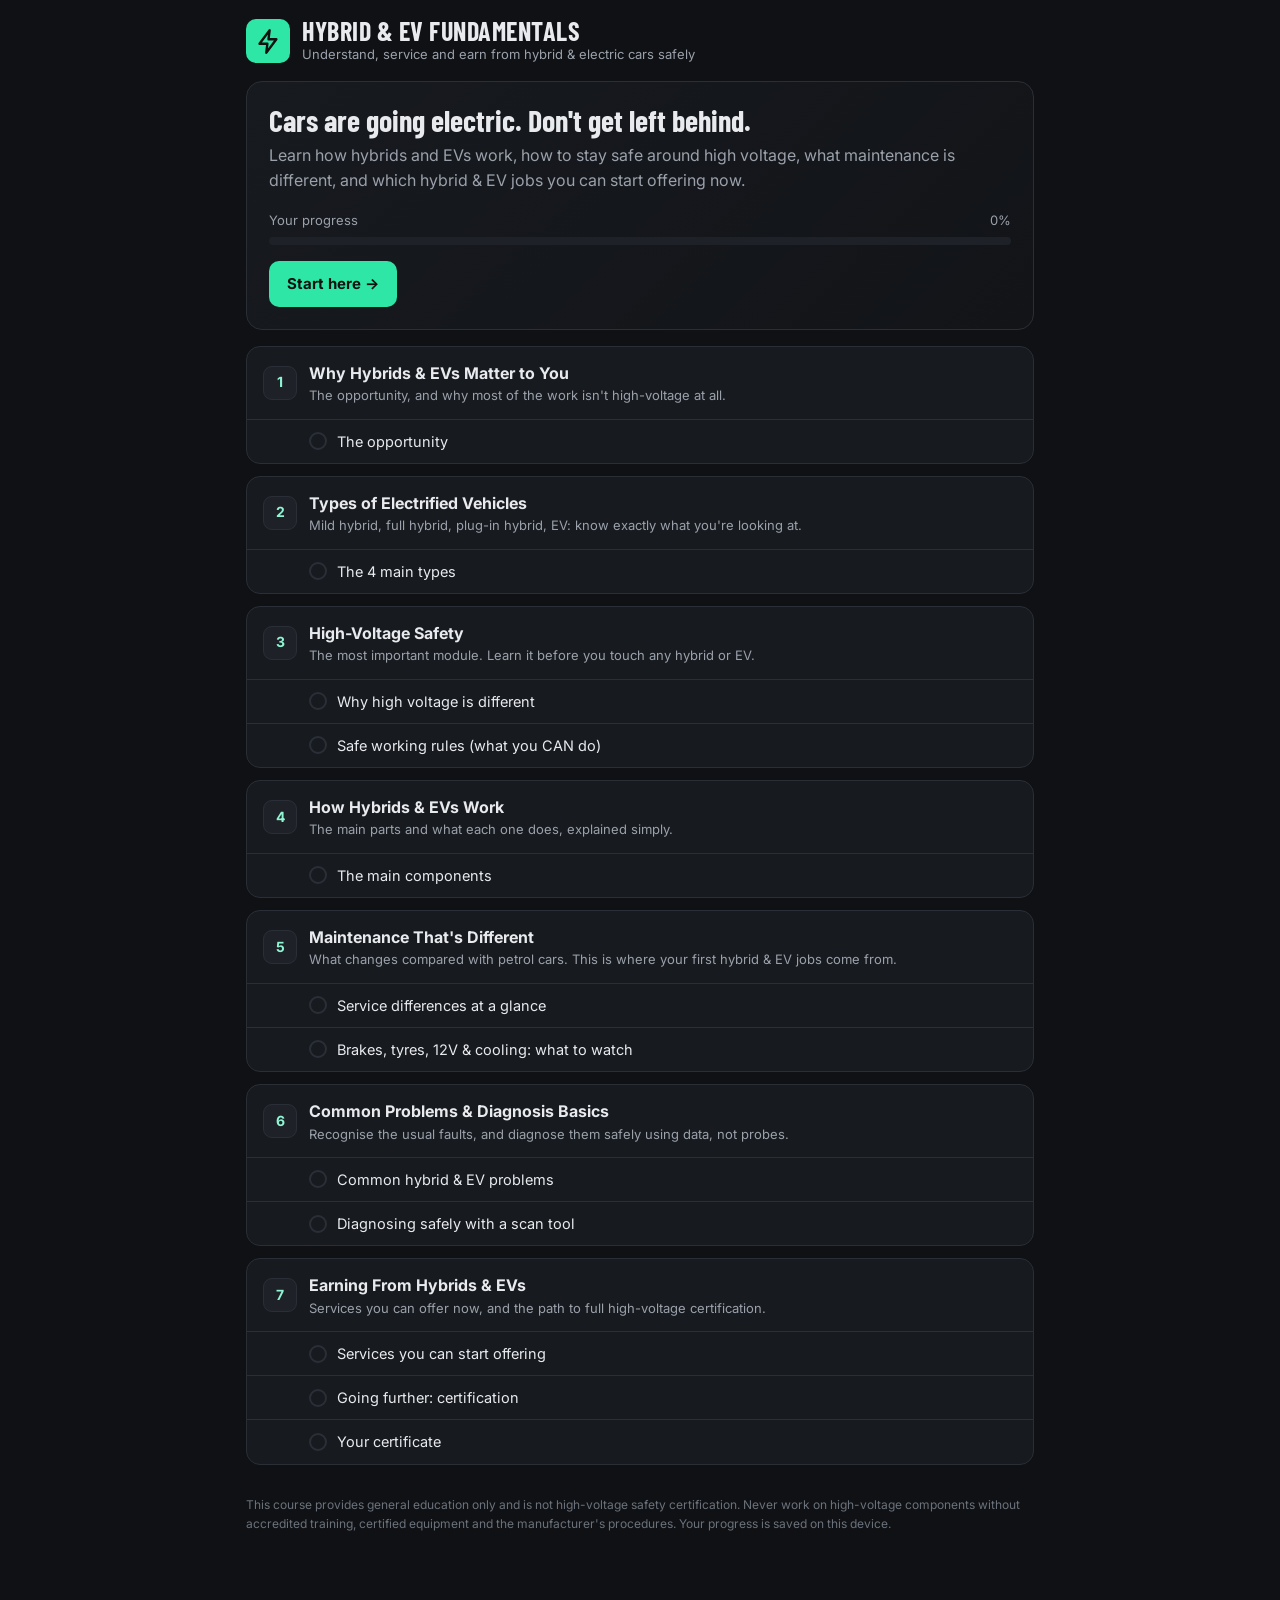
<file: hybrid-ev/index.html>
<!DOCTYPE html>
<html lang="en">
<head>
<meta charset="UTF-8">
<meta name="viewport" content="width=device-width, initial-scale=1">
<title>Hybrid & EV Fundamentals – Mechanic Add-On Course</title>
<link rel="manifest" href="/hybrid-ev/manifest.webmanifest">
<meta name="theme-color" content="#0f1114">
<link rel="apple-touch-icon" href="/hybrid-ev/icon-180.png">
<link rel="icon" href="/hybrid-ev/icon-192.png">
<meta name="apple-mobile-web-app-capable" content="yes">
<meta name="mobile-web-app-capable" content="yes">
<meta name="apple-mobile-web-app-title" content="Hybrid & EV">
<link href="https://fonts.googleapis.com/css2?family=Barlow+Condensed:wght@600;700&family=Inter:wght@400;500;600;700&display=swap" rel="stylesheet">
<style>
:root{--bg:#0f1114;--panel:#171a1f;--panel2:#1e2228;--line:#2a2f37;--text:#e8eaed;--muted:#9aa1ab;--accent:#2ee6a6;--accent2:#8ff5d2;--ok:#3ecf8e;--warn:#f5b941;--bad:#ff5a5a}
*{box-sizing:border-box}
html,body{margin:0;background:var(--bg);color:var(--text);font-family:Inter,system-ui,sans-serif;font-size:16px;line-height:1.6}
a{color:var(--accent2)}
.wrap{max-width:820px;margin:0 auto;padding:18px 16px 90px}
header{display:flex;align-items:center;gap:12px;margin-bottom:16px;cursor:pointer}
.logo{width:44px;height:44px;border-radius:10px;background:var(--accent);display:grid;place-items:center;flex:none}
h1.brand{font-family:"Barlow Condensed",sans-serif;font-size:26px;letter-spacing:.5px;margin:0;line-height:1;text-transform:uppercase}
.sub{color:var(--muted);font-size:13px}
.bar{height:8px;background:var(--panel2);border-radius:99px;overflow:hidden}
.bar i{display:block;height:100%;background:var(--accent);border-radius:99px;transition:width .3s}
.hero{background:linear-gradient(135deg,var(--panel),#121418);border:1px solid var(--line);border-radius:16px;padding:22px;margin-bottom:16px}
.hero h2{font-family:"Barlow Condensed",sans-serif;font-size:30px;line-height:1.1;margin:0 0 6px}
.hero p{color:var(--muted);margin:0 0 16px}
.prog{display:flex;justify-content:space-between;font-size:13px;color:var(--muted);margin-bottom:6px}
.btn{background:var(--accent);color:#111;border:0;border-radius:10px;padding:11px 18px;font-weight:700;cursor:pointer;font-family:inherit;font-size:15px;display:inline-block;text-decoration:none}
.btn:hover{filter:brightness(1.1)}
.btn.ghost{background:var(--panel2);color:var(--text);border:1px solid var(--line)}
.mod{background:var(--panel);border:1px solid var(--line);border-radius:14px;margin-bottom:12px;overflow:hidden}
.mod-h{padding:14px 16px;display:flex;gap:12px;align-items:center}
.num{flex:none;width:34px;height:34px;border-radius:9px;background:var(--panel2);border:1px solid var(--line);display:grid;place-items:center;font-weight:700;color:var(--accent2);font-size:14px}
.num.done{background:var(--ok);color:#111;border-color:var(--ok)}
.mod-h b{display:block;font-size:16px}
.mod-h small{color:var(--muted);font-size:13px;display:block;line-height:1.4}
.les{display:flex;align-items:center;gap:10px;padding:10px 16px 10px 62px;border-top:1px solid var(--line);cursor:pointer;font-size:14.5px}
.les:hover{background:var(--panel2)}
.les .ck{width:18px;height:18px;border-radius:50%;border:2px solid var(--line);flex:none;display:grid;place-items:center;font-size:11px}
.les.done .ck{background:var(--ok);border-color:var(--ok);color:#111}
.crumb{font-size:13px;color:var(--muted);margin-bottom:6px}
.crumb a{cursor:pointer;text-decoration:none}
article h2{font-family:"Barlow Condensed",sans-serif;font-size:32px;line-height:1.1;margin:0 0 16px}
article h3{font-family:"Barlow Condensed",sans-serif;font-size:21px;letter-spacing:.4px;color:var(--accent2);margin:26px 0 8px;text-transform:uppercase}
article p{margin:0 0 14px}
article ul,article ol{margin:0 0 14px;padding-left:22px}
article li{margin:5px 0}
.tip,.warn{border-radius:0 10px 10px 0;padding:12px 14px;margin:0 0 16px;font-size:15px}
.tip{background:rgba(255,255,255,.04);border-left:3px solid var(--accent)}
.warn{background:rgba(255,90,90,.08);border-left:3px solid var(--bad)}
.tip b:first-child,.warn b:first-child{display:block;margin-bottom:2px}
.copy{background:var(--panel);border:1px solid var(--line);border-radius:12px;margin:0 0 16px;overflow:hidden}
.copy-h{display:flex;justify-content:space-between;align-items:center;padding:9px 12px;border-bottom:1px solid var(--line);font-size:13px;font-weight:600;color:var(--accent2);gap:8px}
.copy-h button{background:var(--panel2);border:1px solid var(--line);color:var(--text);border-radius:7px;padding:5px 11px;font-size:12.5px;cursor:pointer;font-family:inherit;white-space:nowrap}
.copy pre{margin:0;padding:12px 14px;white-space:pre-wrap;font-family:inherit;font-size:14.5px;line-height:1.55;color:#d7dbe0}
.checks{background:var(--panel);border:1px solid var(--line);border-radius:12px;padding:6px 0;margin:0 0 16px}
.checks label{display:flex;gap:12px;padding:8px 14px;cursor:pointer;font-size:15px;align-items:flex-start}
.checks label:hover{background:var(--panel2)}
.checks input{width:19px;height:19px;accent-color:var(--accent);flex:none;margin-top:3px}
.checks input:checked+span{color:var(--muted);text-decoration:line-through}
.checks .cnt{font-size:12.5px;color:var(--muted);padding:4px 14px 6px;border-bottom:1px solid var(--line);margin-bottom:4px}
table{width:100%;border-collapse:collapse;margin:0 0 16px;font-size:14.5px;background:var(--panel);border-radius:12px;overflow:hidden}
th{text-align:left;background:var(--panel2);color:var(--accent2);font-size:12.5px;text-transform:uppercase;letter-spacing:.4px;padding:9px 10px}
td{padding:9px 10px;border-top:1px solid var(--line);vertical-align:top}
.tblwrap{overflow-x:auto;margin:0 0 16px}.tblwrap table{margin:0;min-width:520px}
.quiz{background:var(--panel);border:1px solid var(--line);border-radius:14px;padding:16px;margin:0 0 16px}
.quiz .qh{font-family:"Barlow Condensed",sans-serif;font-size:20px;color:var(--accent2);margin-bottom:10px;text-transform:uppercase}
.q{margin-bottom:18px}.q p{font-weight:600;margin-bottom:8px}
.opt{display:block;width:100%;text-align:left;background:var(--panel2);border:1px solid var(--line);color:var(--text);border-radius:9px;padding:9px 12px;margin:6px 0;cursor:pointer;font-family:inherit;font-size:14.5px}
.opt:hover{border-color:var(--accent)}
.opt.right{border-color:var(--ok);background:rgba(62,207,142,.1)}
.opt.wrong{border-color:var(--bad);background:rgba(255,90,90,.08)}
.expl{font-size:14px;color:var(--muted);margin-top:4px}
.score{font-weight:700;margin-top:6px}
.nav{display:flex;justify-content:space-between;gap:10px;margin-top:26px;flex-wrap:wrap}
.toast{position:fixed;left:50%;bottom:20px;transform:translateX(-50%);background:var(--ok);color:#111;font-weight:700;padding:9px 16px;border-radius:99px;font-size:14px;display:none;z-index:70}
.cert{background:#fff;color:#1a1a1a;border-radius:12px;padding:36px 28px;text-align:center;border:10px solid var(--accent);margin:0 0 16px}
.cert .t{font-family:"Barlow Condensed",sans-serif;font-size:34px;letter-spacing:1px;text-transform:uppercase}
.cert .n{font-size:30px;font-weight:700;border-bottom:2px solid #ccc;display:inline-block;padding:6px 20px;margin:14px 0;min-width:60%}
.cert small{color:#666;display:block;margin-top:14px;font-size:12px}
.foot{margin-top:30px;font-size:12px;color:#6b727c}
@media print{body{background:#fff}.wrap>*:not(#view),.nav,.crumb,#a2hs,.noprint{display:none!important}article>*:not(.cert){display:none}.cert{border-width:6px}}
</style>
</head>
<body>
<div class="wrap">
 <header id="home-link"><div class="logo"><svg width="27" height="27" viewBox="0 0 24 24" fill="none" stroke="#111" stroke-width="2.1" stroke-linecap="round" stroke-linejoin="round"><path d="M13 2 4 14h7l-1 8 9-12h-7z"/></svg></div>
 <div style="flex:1;min-width:0"><h1 class="brand">Hybrid & EV Fundamentals</h1><div class="sub">Understand, service and earn from hybrid & electric cars safely</div></div></header>
 <div id="view"></div>
 <div class="foot">This course provides general education only and is not high-voltage safety certification. Never work on high-voltage components without accredited training, certified equipment and the manufacturer's procedures. Your progress is saved on this device.</div>
</div>
<div class="toast" id="toast"></div>
<script>
const COURSE={
id:"hybrid-ev",
heroTitle:"Cars are going electric. Don't get left behind.",
heroText:"Learn how hybrids and EVs work, how to stay safe around high voltage, what maintenance is different, and which hybrid & EV jobs you can start offering now.",
certTitle:"Hybrid & EV Fundamentals",
certNote:"Course completion certificate. This is not a high-voltage work qualification. Working on high-voltage systems requires manufacturer or accredited high-voltage safety training.",
modules:[
/* 1 */
{t:"Why Hybrids & EVs Matter to You",d:"The opportunity, and why most of the work isn't high-voltage at all.",lessons:[
{t:"The opportunity",b:[
["p","Hybrids, plug-in hybrids and fully electric cars make up a fast-growing share of new car sales in many countries, and millions are already on the road. Every one of them still needs tyres, brakes, suspension, 12-volt batteries, filters and inspections."],
["p","Here's the part most beginners miss: <b>a large share of hybrid and EV work has nothing to do with the high-voltage system.</b> If you understand how these cars are built and how to stay safe around them, you can confidently take jobs that other beginner mechanics turn away."],
["h","What owners need most"],
["ul",["Tyres and rotations (EVs are heavy and can wear tyres faster)","Brake inspections and service (yes, they still need it, see Module 5)","12-volt battery testing and replacement","Cabin filters, wipers, bulbs, suspension parts","Hybrid engine oil changes and coolant checks","Pre-purchase inspections, including battery health"]],
["tip","<b>Big picture:</b> You don't need to repair high-voltage batteries to earn from hybrids and EVs. You need to know what's safe, what's different, and when to say \"that one's for a certified specialist\"."],
["quiz",[
{q:"Which of these jobs on an EV usually does NOT involve the high-voltage system?",o:["Replacing the high-voltage battery","Tyre rotation","Replacing the inverter"],a:1,e:"Tyres, brakes, suspension, 12V batteries and filters are normal mechanical work. You still need to follow the vehicle's safety procedures."}
]]
]}
]},
/* 2 */
{t:"Types of Electrified Vehicles",d:"Mild hybrid, full hybrid, plug-in hybrid, EV: know exactly what you're looking at.",lessons:[
{t:"The 4 main types",b:[
["table",["Type","Petrol engine?","Plugs in?","How it works"],[
["<b>Mild hybrid (MHEV)</b>","Yes","No","A small electric motor (often 48V) helps the engine and powers start-stop. It can't drive the car on electric alone."],
["<b>Full hybrid (HEV)</b>","Yes","No","Engine and electric motor work together. It can drive short distances on electric. The battery charges from the engine and from braking."],
["<b>Plug-in hybrid (PHEV)</b>","Yes","Yes","A bigger battery you charge from the grid. It drives a useful distance on electric, then works like a hybrid."],
["<b>Battery electric (BEV / EV)</b>","No","Yes","Battery and electric motor(s) only. No engine oil, spark plugs or exhaust."]]],
["p","You may also see <b>fuel cell vehicles (FCEV)</b>, which make electricity from hydrogen. They're rare, and the hydrogen system needs specialist training."],
["h","How to tell what you're working on"],
["ul",["Badges: <i>Hybrid, PHEV, Plug-in, e-, EV, Electric, 48V</i>","A charge port as well as a fuel filler = plug-in hybrid","No exhaust pipe = battery electric","<b>Orange cables</b> under the hood or underneath = high-voltage system present","Owner's manual and the high-voltage warning labels"]],
["quiz",[
{q:"A car has a fuel filler AND a charging port. What is it most likely to be?",o:["Mild hybrid","Plug-in hybrid","Battery electric"],a:1,e:"Plug-in hybrids have both an engine (fuel filler) and a battery you can charge from the grid (charge port)."},
{q:"Which type can NOT drive on electric power alone?",o:["Mild hybrid","Full hybrid","Battery electric"],a:0,e:"A mild hybrid's motor only helps the engine. It can't move the car on its own."},
{q:"Which has no engine oil to change?",o:["Plug-in hybrid","Full hybrid","Battery electric"],a:2,e:"A battery electric car has no combustion engine, so no oil changes. It still has fluids like coolant, brake fluid and gearbox oil."}
]]
]}
]},
/* 3 */
{t:"High-Voltage Safety",d:"The most important module. Learn it before you touch any hybrid or EV.",lessons:[
{t:"Why high voltage is different",b:[
["warn","<b>High voltage can kill</b>Hybrid and EV battery systems commonly run at hundreds of volts DC, and many EVs run at 400V or 800V. Contact with these circuits can cause fatal electric shock, severe burns and arc flash. Unlike a 12V system, you get no second chance."],
["h","Recognise the danger"],
["ul",["<b>Orange cables and connectors = high voltage.</b> Never cut, pierce, probe or unplug them.","High-voltage components include: the main battery pack, inverter / power electronics, electric drive motor(s), DC-DC converter, onboard charger, electric A/C compressor and electric heaters.","Look for yellow/orange high-voltage warning labels."]],
["h","The hidden risks"],
["ul",["<b>The car can be \"on\" while completely silent.</b> In <i>Ready</i> mode a hybrid's engine can start by itself at any moment, for example when its battery needs charging.","<b>Capacitors store energy</b> even after the system is switched off. Manufacturers specify a waiting time after disabling the system.","<b>Damaged, crashed or flooded</b> hybrids and EVs can have exposed live parts, and their batteries can overheat and catch fire hours or even days later."]],
["quiz",[
{q:"What does an orange cable on a hybrid or EV mean?",o:["It's a sensor wire","It's a high-voltage cable","It's the 12V battery cable"],a:1,e:"Orange is the industry colour for high-voltage cabling. Never cut, probe or disconnect it without proper training."},
{q:"A hybrid is silent with the dash showing READY. Is it safe to work in the engine bay?",o:["Yes, the engine is off","No, the engine can start automatically in Ready mode"],a:1,e:"In Ready mode the engine may start at any time without warning. Always switch the vehicle fully off and keep the key away before working."}
]]
]},
{t:"Safe working rules (what you CAN do)",b:[
["p","This course teaches you to work <b>around</b> high-voltage systems safely, not to repair them. Repairing or disconnecting high-voltage parts requires manufacturer or accredited high-voltage training and certified protective equipment."],
["h","Before ANY work on a hybrid or EV"],
["check","hvsafe",["Identify the vehicle type (hybrid / PHEV / EV)","Check the service information for that model's specific safety procedures","Switch the vehicle completely OFF: no READY light, no dash lights","Keep the key fob well away from the car (so it can't be switched on by accident)","Make sure the car isn't plugged in to a charger","Chock the wheels and use the manufacturer's lift/jacking points only","Look for damage to orange cables, the battery case or warning lights before starting","If anything looks damaged, burnt or leaking: stop and refer it to a specialist"]],
["h","Jacking and lifting"],
["p","EVs and hybrids are heavy, and the battery pack is often a large flat case under the floor. <b>Never place a jack or stand under the battery pack.</b> Use only the lifting points shown in the manufacturer's information."],
["h","What high-voltage technicians use (so you know what \"properly equipped\" means)"],
["ul",["Insulating rubber gloves rated for the voltage (commonly Class 0, 1,000V), worn with leather protectors and air-tested before every use","Insulated tools rated to 1,000V","A CAT III or CAT IV rated meter","A rescue hook and a second trained person nearby","Manufacturer procedures for disabling the system and verifying zero voltage"]],
["warn","<b>Golden rule</b>If the job means touching, unplugging or opening anything orange or high-voltage, it's not a job for this course. Refer it to a certified hybrid/EV technician."],
["quiz",[
{q:"Where should you NEVER place a jack on an EV?",o:["The manufacturer's lift points","Under the high-voltage battery pack","The jacking point shown in the manual"],a:1,e:"The battery pack can be damaged, which can cause a fire. Use only the manufacturer's lift points."},
{q:"What should you do if you see a damaged orange cable?",o:["Tape it up and continue","Stop and refer the car to a certified specialist","Unplug it to be safe"],a:1,e:"Damaged high-voltage components are a serious hazard. Don't touch them. Stop and refer it."}
]]
]}
]},
/* 4 */
{t:"How Hybrids & EVs Work",d:"The main parts and what each one does, explained simply.",lessons:[
{t:"The main components",b:[
["table",["Component","What it does","Think of it as…"],[
["<b>High-voltage battery</b>","Stores energy to drive the motor(s)","The fuel tank"],
["<b>Battery management system (BMS)</b>","Monitors cell voltages and temperatures, and protects the battery","The battery's brain"],
["<b>Inverter</b>","Converts DC battery power to AC for the motor, and back again when regenerating","The translator"],
["<b>Electric motor / generator</b>","Drives the wheels and acts as a generator when slowing down","The engine (and alternator)"],
["<b>DC-DC converter</b>","Steps high voltage down to charge the 12V battery","Replaces the alternator"],
["<b>Onboard charger</b>","Converts AC from a home charger into DC to charge the battery","The charging adapter"],
["<b>Thermal management</b>","Separate coolant loops heat or cool the battery and electronics","The cooling system (×2 or ×3)"],
["<b>12V battery</b>","Powers lights, screens, computers and the system that switches the car on","Same job as in a petrol car"]]],
["h","Regenerative braking"],
["p","When you lift off the accelerator or brake gently, the motor works as a generator, slowing the car and putting energy back in the battery. That's why hybrids and EVs use their brake pads far less."],
["h","Charging levels"],
["table",["Level","Where","Typical use"],[["AC slow (Level 1)","Normal household socket","Overnight top-up, slow"],["AC (Level 2)","Wallbox / public post","Home and work charging, a few hours"],["DC fast","Public rapid chargers","Road trips, fastest"]]],
["p","Connector types vary by region and brand (for example Type 1/J1772, Type 2, CCS, CHAdeMO and NACS). Installing a home charger is a job for a licensed electrician."],
["quiz",[
{q:"Which part replaces the alternator in an EV?",o:["The inverter","The DC-DC converter","The onboard charger"],a:1,e:"The DC-DC converter steps high voltage down to keep the 12V battery charged, the job an alternator does in a petrol car."},
{q:"Why do hybrid and EV brake pads often last longer?",o:["They use harder pads","Regenerative braking does much of the slowing","They don't have brakes on the rear"],a:1,e:"The motor slows the car while recharging the battery, so the friction brakes are used less."}
]]
]}
]},
/* 5 */
{t:"Maintenance That's Different",d:"What changes compared with petrol cars. This is where your first hybrid & EV jobs come from.",lessons:[
{t:"Service differences at a glance",b:[
["table",["Job","Petrol car","Hybrid","EV"],[
["Engine oil","✔","✔ (often low-viscosity like 0W-16/0W-20)","✖"],
["Spark plugs","✔","✔ (engine runs less)","✖"],
["12V battery","✔","✔ (very common issue)","✔ (very common issue)"],
["Brake pads","✔","✔ last longer","✔ last longer"],
["Brake caliper service","Normal","Important (low use → sticking/rust)","Important (low use → sticking/rust)"],
["Brake fluid","✔","✔","✔"],
["Coolant","1 loop","Engine + inverter loops","Battery/electronics loops"],
["Tyres","Normal","Normal","Heavier car → can wear faster"],
["Cabin filter","✔","✔","✔"],
["Gearbox / reduction gear oil","✔","✔ per schedule","✔ per schedule"]]],
["tip","<b>Always use the manufacturer's service schedule</b> for the exact model. Fluid types (especially coolant) and intervals vary a lot between brands."]
]},
{t:"Brakes, tyres, 12V & cooling: what to watch",b:[
["h","Brakes"],
["p","Because regen does most of the braking, pads last a long time, but calipers and slide pins can <b>seize and rotors can rust</b> from lack of use, especially in wet or salty climates. Cleaning and lubricating the slides is a valuable service."],
["warn","<b>Electronic brake systems</b>On some hybrids and EVs the brake system can build pressure on its own, for example when a door opens or the car wakes up. This can trap your fingers in the caliper. Check the manufacturer's procedure. Many cars need a <b>brake service/maintenance mode</b> or a specific power-down before brake work."],
["h","Tyres"],
["ul",["EVs are heavy and have instant torque, so tyres can wear faster.","Use tyres with the correct load rating. Many EVs specify particular tyre models.","Rotate regularly and check alignment wear."]],
["h","12V battery"],
["p","The 12V battery is one of the most common reasons a hybrid or EV \"won't start\" (won't go into READY). It's usually smaller than a petrol car's battery and may be in the boot/trunk. Test it first on any no-start complaint. Some models need a specific battery type or a battery registration after replacement."],
["h","Cooling systems"],
["p","Hybrids and EVs can have several separate coolant loops (engine, inverter/electronics, battery). Use the exact coolant specified. Some loops need a scan tool procedure to bleed air out properly."],
["h","Hybrid battery cooling fan & filter"],
["p","Many hybrids cool the high-voltage battery with cabin air through a vent, often near the rear seats. If the vent or fan filter clogs with dust or pet hair, the battery runs hot, which can reduce performance and battery life. Cleaning an accessible intake vent/filter (following the service information, and <b>without opening the battery pack</b>) is a quick, valuable service."],
["quiz",[
{q:"A hybrid won't go into READY mode and the dash flickers. What should you check first?",o:["The high-voltage battery","The 12V battery","The inverter"],a:1,e:"A weak 12V battery is one of the most common causes. Test it first. It's safe, quick and often the fix."},
{q:"Why can brakes on EVs seize even though pads last longer?",o:["They get too hot","They're used less, so slides and calipers can rust or stick","EV brake fluid is different"],a:1,e:"Low use plus moisture means corrosion. Regular cleaning and lubrication of the slides prevents it."}
]]
]}
]},
/* 6 */
{t:"Common Problems & Diagnosis Basics",d:"Recognise the usual faults, and diagnose them safely using data, not probes.",lessons:[
{t:"Common hybrid & EV problems",b:[
["table",["Symptom","Common causes","Who fixes it"],[
["Won't go into READY / dead dash","Weak 12V battery, 12V terminals","You (12V work)"],
["Worse fuel economy, engine runs more (hybrid)","Ageing hybrid battery, clogged battery cooling vent, tyre pressure, brakes dragging","You can check vents, tyres, brakes. Battery issues → specialist"],
["\"Check hybrid system\" type warning","Many possible causes. Scan for codes first","Diagnose with a scan tool; HV repairs → specialist"],
["Won't charge","Charging cable/station fault, home outlet/breaker, charge port, onboard charger","Check cable, station and settings first; vehicle-side HV faults → specialist"],
["Reduced range (EV)","Cold weather, tyre pressure, battery ageing, heavy heating/A/C use","Check basics; battery health check with a capable scan tool"],
["Grinding/scraping from brakes","Rusted rotors or sticking calipers from low use","You (with brake service mode if required)"]]],
["p","Hybrid-specific trouble codes exist in the generic standard (for example <b>P0A80 – Replace Hybrid Battery Pack</b>), but many hybrid and EV codes are manufacturer-specific. Always look them up for the exact vehicle."]
]},
{t:"Diagnosing safely with a scan tool",b:[
["p","The safe way for a non-certified mechanic to learn about the high-voltage system is through <b>data</b>, not by probing wires. A capable scan tool can show a lot without you touching anything orange."],
["ul",["Stored and pending codes from the hybrid/EV control modules","Battery state of charge and, on many vehicles, state of health","Individual battery block or cell voltages (big differences between blocks can point to a weak battery)","Battery and inverter temperatures","Cooling fan and pump operation"]],
["tip","<b>Buying tip:</b> Basic code readers often can't read hybrid/EV modules. Look for a scan tool that lists hybrid/EV battery data for the brands you see most. Some popular models also have phone apps with OBD adapters that show battery health."],
["quiz",[
{q:"What's the safe way for a non-certified mechanic to check a hybrid battery's health?",o:["Measure the battery terminals with a multimeter","Read battery data with a capable scan tool","Open the battery pack and inspect the cells"],a:1,e:"Scan tool data shows block voltages, temperatures and state of health without touching high-voltage parts."}
]]
]}
]},
/* 7 */
{t:"Earning From Hybrids & EVs",d:"Services you can offer now, and the path to full high-voltage certification.",lessons:[
{t:"Services you can start offering",b:[
["p","With this knowledge, the right safety procedures and the vehicle's service information, these are realistic services to add to your menu:"],
["check","evservices",["12V battery testing and replacement for hybrids & EVs","Tyre rotation and tyre checks (EV-rated tyres)","Brake inspection, slide cleaning and lubrication (using brake service mode where required)","Cabin filter, wipers and bulbs","Hybrid engine oil changes with the correct low-viscosity oil","Hybrid battery cooling vent / filter cleaning (accessible vents only)","Hybrid & EV pre-purchase inspection with scan-tool battery data","Charging problem triage (cable, station, settings) and referral"]],
["copy","Facebook post: hybrid & EV services","⚡ Hybrid & EV owners in [area]! ⚡\n\nI now service hybrids and electric vehicles at your home:\n🔋 12V battery testing & replacement\n🛑 Brake service (EVs rust brakes from low use!)\n🛞 Tyre rotations\n🌬️ Hybrid battery cooling vent cleaning\n🔍 Used hybrid/EV inspections with battery health check\n\nMessage me or text [phone] for a quote."],
["copy","Upsell text for hybrid owners","Hi [Name], while I was working on your [hybrid], I noticed the hybrid battery cooling vent is [dusty/blocked]. A clogged vent makes the battery run hotter, which can hurt performance and shorten its life. I can clean it for [price] while I'm here. Want me to?"]
]},
{t:"Going further: certification",b:[
["p","If you want to work on high-voltage systems themselves (battery packs, inverters, motors), you need proper training and equipment. Options depend on your country:"],
["ul",["<b>Manufacturer training</b>: many brands train technicians on their own hybrid/EV systems.","<b>ASE L3 Light Duty Hybrid/Electric Vehicle Specialist</b> (USA): an advanced certification for experienced techs.","<b>IMI electric/hybrid vehicle qualifications</b> (UK): levels from awareness through to high-voltage repair.","<b>Local accredited high-voltage safety courses</b>: check your country's automotive training bodies."]],
["tip","<b>Smart path:</b> Start with the safe services above, build experience and income, then invest in certification once you see steady hybrid & EV demand in your area."],
["quiz",[
{q:"Which of these is a job you should refer to a certified specialist?",o:["Replacing the 12V battery","Replacing a hybrid battery module","Rotating the tyres"],a:1,e:"Anything inside the high-voltage battery or system requires high-voltage training and certified equipment."},
{q:"A customer asks you to install a home EV wallbox charger. What do you tell them?",o:["Sure, it's just plugging it in","That needs a licensed electrician","Only the car dealer can do it"],a:1,e:"Home charger installation is electrical installation work and must be done by a licensed electrician."}
],"Final check"]
]},
{t:"Your certificate",b:[
["p","Well done on completing Hybrid & EV Fundamentals! Add your name and save your certificate of completion."],
["cert"]
]}
]}
]}
;
const KEY="course_"+COURSE.id;
let S={done:{},checks:{},quiz:{}};
try{Object.assign(S,JSON.parse(localStorage.getItem(KEY)||"{}"))}catch(e){}
function save(){try{localStorage.setItem(KEY,JSON.stringify(S))}catch(e){}}
const $=id=>document.getElementById(id);
const esc=s=>String(s).replace(/[&<>"]/g,m=>({"&":"&amp;","<":"&lt;",">":"&gt;",'"':"&quot;"}[m]));
const all=[];COURSE.modules.forEach((m,mi)=>m.lessons.forEach((l,li)=>all.push({mi,li,id:`l-${mi+1}-${li+1}`,m,l})));
function pct(){return Math.round(100*all.filter(x=>S.done[x.id]).length/all.length)}
function toast(t){const e=$("toast");e.textContent=t;e.style.display="block";clearTimeout(e._t);e._t=setTimeout(()=>e.style.display="none",1800)}
function home(){
 const next=all.find(x=>!S.done[x.id])||all[0];const p=pct();
 $("view").innerHTML=`<div class="hero"><h2>${COURSE.heroTitle}</h2><p>${COURSE.heroText}</p>
 <div class="prog"><span>Your progress</span><span>${p}%</span></div><div class="bar"><i style="width:${p}%"></i></div>
 <div style="margin-top:16px"><a class="btn" href="#${next.id}">${p===0?"Start here →":p===100?"Review the course →":"Continue: "+esc(next.l.t)+" →"}</a></div></div>
 ${COURSE.modules.map((m,mi)=>{const ls=all.filter(x=>x.mi===mi);const d=ls.every(x=>S.done[x.id]);
  return `<div class="mod"><div class="mod-h"><div class="num ${d?"done":""}">${d?"✓":mi+1}</div><div><b>${esc(m.t)}</b><small>${esc(m.d)}</small></div></div>
  ${ls.map(x=>`<div class="les ${S.done[x.id]?"done":""}" data-go="${x.id}"><span class="ck">${S.done[x.id]?"✓":""}</span>${esc(x.l.t)}</div>`).join("")}</div>`}).join("")}`;
 window.scrollTo(0,0);
}
function block(b,lid,bi){
 const t=b[0];
 if(t==="p")return `<p>${b[1]}</p>`;
 if(t==="h")return `<h3>${b[1]}</h3>`;
 if(t==="ul"||t==="ol")return `<${t}>${b[1].map(x=>`<li>${x}</li>`).join("")}</${t}>`;
 if(t==="tip")return `<div class="tip">${b[1]}</div>`;
 if(t==="warn")return `<div class="warn">${b[1]}</div>`;
 if(t==="copy")return `<div class="copy"><div class="copy-h"><span>${esc(b[1])}</span><button data-copy="${lid}-${bi}">Copy</button></div><pre id="c-${lid}-${bi}">${esc(b[2])}</pre></div>`;
 if(t==="table")return `<div class="tblwrap"><table><thead><tr>${b[1].map(h=>`<th>${h}</th>`).join("")}</tr></thead><tbody>${b[2].map(r=>`<tr>${r.map(c=>`<td>${c}</td>`).join("")}</tr>`).join("")}</tbody></table></div>`;
 if(t==="check"){const id=b[1];const st=S.checks[id]||{};const n=b[2].filter((_,i)=>st[i]).length;
  return `<div class="checks"><div class="cnt" id="cnt-${id}">${n} of ${b[2].length} done</div>${b[2].map((x,i)=>`<label><input type="checkbox" data-ck="${id}" data-i="${i}" ${st[i]?"checked":""}><span>${x}</span></label>`).join("")}</div>`}
 if(t==="quiz"){const qid=lid+"-"+bi;
  return `<div class="quiz" id="qz-${qid}"><div class="qh">${b[2]||"Quick check"}</div>${b[1].map((q,qi)=>`<div class="q" data-q="${qi}"><p>${qi+1}. ${q.q}</p>${q.o.map((o,oi)=>`<button class="opt" data-qz="${qid}" data-qi="${qi}" data-oi="${oi}">${o}</button>`).join("")}<div class="expl" id="ex-${qid}-${qi}"></div></div>`).join("")}<div class="score" id="sc-${qid}"></div></div>`}
 if(t==="cert"){const nm=S.certName||"";
  return `<div class="noprint" style="margin-bottom:12px"><label style="font-size:13px;color:var(--muted)">Your name as it should appear</label><div style="display:flex;gap:8px;margin-top:4px"><input id="certname" value="${esc(nm)}" style="flex:1;background:var(--bg);border:1px solid var(--line);color:var(--text);border-radius:8px;padding:10px;font-size:15px;font-family:inherit"><button class="btn" id="certprint">Print / Save PDF</button></div></div>
  <div class="cert"><div style="font-size:13px;letter-spacing:2px;color:#888">CERTIFICATE OF COMPLETION</div><div class="t">${COURSE.certTitle}</div><div>This confirms that</div><div class="n" id="certn">${esc(nm)||"&nbsp;"}</div><div>has completed all modules of the ${COURSE.certTitle} course.</div><div style="margin-top:10px;color:#666">${new Date().toLocaleDateString()}</div><small>${COURSE.certNote}</small></div>`}
 return "";
}
function lesson(id){
 const i=all.findIndex(x=>x.id===id);if(i<0)return home();
 const x=all[i],prev=all[i-1],next=all[i+1];
 $("view").innerHTML=`<div class="crumb"><a data-home>← All modules</a> · Module ${x.mi+1}: ${esc(x.m.t)}</div>
 <article><h2>${esc(x.l.t)}</h2>${x.l.b.map((b,bi)=>block(b,x.id,bi)).join("")}</article>
 <div class="nav">${prev?`<a class="btn ghost" href="#${prev.id}">← Back</a>`:"<span></span>"}
 <button class="btn" id="done">${S.done[id]?"✓ Completed · ":"Mark complete · "}${next?"Next →":"Finish 🎉"}</button></div>`;
 $("done").onclick=()=>{S.done[id]=true;save();if(next){location.hash=next.id}else{toast("Course complete! 🎉");location.hash=""}};
 window.scrollTo(0,0);
}
function route(){const h=location.hash.slice(1);h.startsWith("l-")?lesson(h):home()}
document.addEventListener("click",async e=>{
 const g=e.target.closest("[data-go]");if(g){location.hash=g.dataset.go;return}
 if(e.target.closest("[data-home]")||e.target.closest("#home-link")){location.hash="";return}
 const c=e.target.closest("[data-copy]");
 if(c){const t=$("c-"+c.dataset.copy).textContent;try{await navigator.clipboard.writeText(t);c.textContent="Copied ✓";setTimeout(()=>c.textContent="Copy",1500)}catch(err){const r=document.createRange();r.selectNodeContents($("c-"+c.dataset.copy));const s=getSelection();s.removeAllRanges();s.addRange(r);c.textContent="Selected, now copy"}return}
 const o=e.target.closest("[data-qz]");
 if(o){const qid=o.dataset.qz,qi=+o.dataset.qi,oi=+o.dataset.oi;
  const [_,mi,li]=qid.split("-");const bi=+qid.split("-")[3];
  const x=all.find(a=>a.id===`l-${mi}-${li}`);const q=x.l.b[bi][1][qi];
  const box=o.parentElement;if(box.dataset.ans)return;box.dataset.ans=1;
  box.querySelectorAll(".opt").forEach((b,k)=>{if(k===q.a)b.classList.add("right");else if(k===oi)b.classList.add("wrong")});
  $(`ex-${qid}-${qi}`).innerHTML=(oi===q.a?"✅ Correct. ":"❌ Not quite. ")+q.e;
  S.quiz[qid]=S.quiz[qid]||{};S.quiz[qid][qi]=oi===q.a;save();
  const total=x.l.b[bi][1].length,ans=Object.keys(S.quiz[qid]).length;
  if(document.querySelectorAll(`#qz-${qid} .q[data-ans]`).length===total){const r=document.querySelectorAll(`#qz-${qid} .opt.right`).length;const sc=Object.values(S.quiz[qid]).filter(Boolean).length;$("sc-"+qid).textContent=`Score: ${sc}/${total}${sc===total?" 🔥 Perfect!":sc>=total*.7?" 👍 Nice work.":" Review the lesson and try again later."}`}
  return}
 if(e.target.id==="certprint"){try{window.print()}catch(err){}}
});
document.addEventListener("change",e=>{
 const c=e.target.closest("[data-ck]");if(!c)return;
 const id=c.dataset.ck;S.checks[id]=S.checks[id]||{};S.checks[id][c.dataset.i]=c.checked;save();
 const tot=document.querySelectorAll(`[data-ck="${id}"]`).length,n=document.querySelectorAll(`[data-ck="${id}"]:checked`).length;
 $("cnt-"+id).textContent=`${n} of ${tot} done`;
});
document.addEventListener("input",e=>{if(e.target.id==="certname"){S.certName=e.target.value;save();$("certn").innerHTML=esc(e.target.value)||"&nbsp;"}});
window.addEventListener("hashchange",route);route();
</script>
<!-- Add to Home Screen tip -->
<style>
#a2hs{position:fixed;left:12px;right:12px;bottom:12px;z-index:50;max-width:520px;margin:0 auto;background:#1e2228;border:1px solid #ff7a1a;border-radius:14px;padding:14px 40px 14px 14px;box-shadow:0 10px 30px rgba(0,0,0,.5);font-size:14px;color:#e8eaed;line-height:1.45;display:none}
#a2hs b{color:#ffb27a}#a2hs .xx{position:absolute;top:6px;right:8px;background:none;border:0;color:#9aa1ab;font-size:22px;cursor:pointer}
@media print{#a2hs{display:none!important}}
</style>
<div id="a2hs" role="dialog" aria-label="Add to home screen"><button class="xx" aria-label="Dismiss">×</button><div id="a2hs-t"></div></div>
<script>
(function(){
 try{
  const standalone=window.matchMedia('(display-mode: standalone)').matches||navigator.standalone;
  const key='a2hs_'+location.pathname;
  if(standalone||localStorage.getItem(key))return;
  const ua=navigator.userAgent, ios=/iPhone|iPad|iPod/.test(ua), android=/Android/.test(ua);
  if(!ios&&!android)return;
  const el=document.getElementById('a2hs');
  document.getElementById('a2hs-t').innerHTML=ios
   ?'<b>📲 Save this app to your phone:</b> tap the <b>Share</b> button (square with an arrow) in Safari, then <b>“Add to Home Screen”</b>.'
   :'<b>📲 Save this app to your phone:</b> tap the <b>⋮ menu</b> in Chrome, then <b>“Add to Home screen”</b> or <b>“Install app”</b>.';
  setTimeout(()=>el.style.display='block',4000);
  el.querySelector('.xx').onclick=()=>{el.style.display='none';try{localStorage.setItem(key,'1')}catch(e){}};
 }catch(e){}
})();
</script>

</body>
</html>
</file>
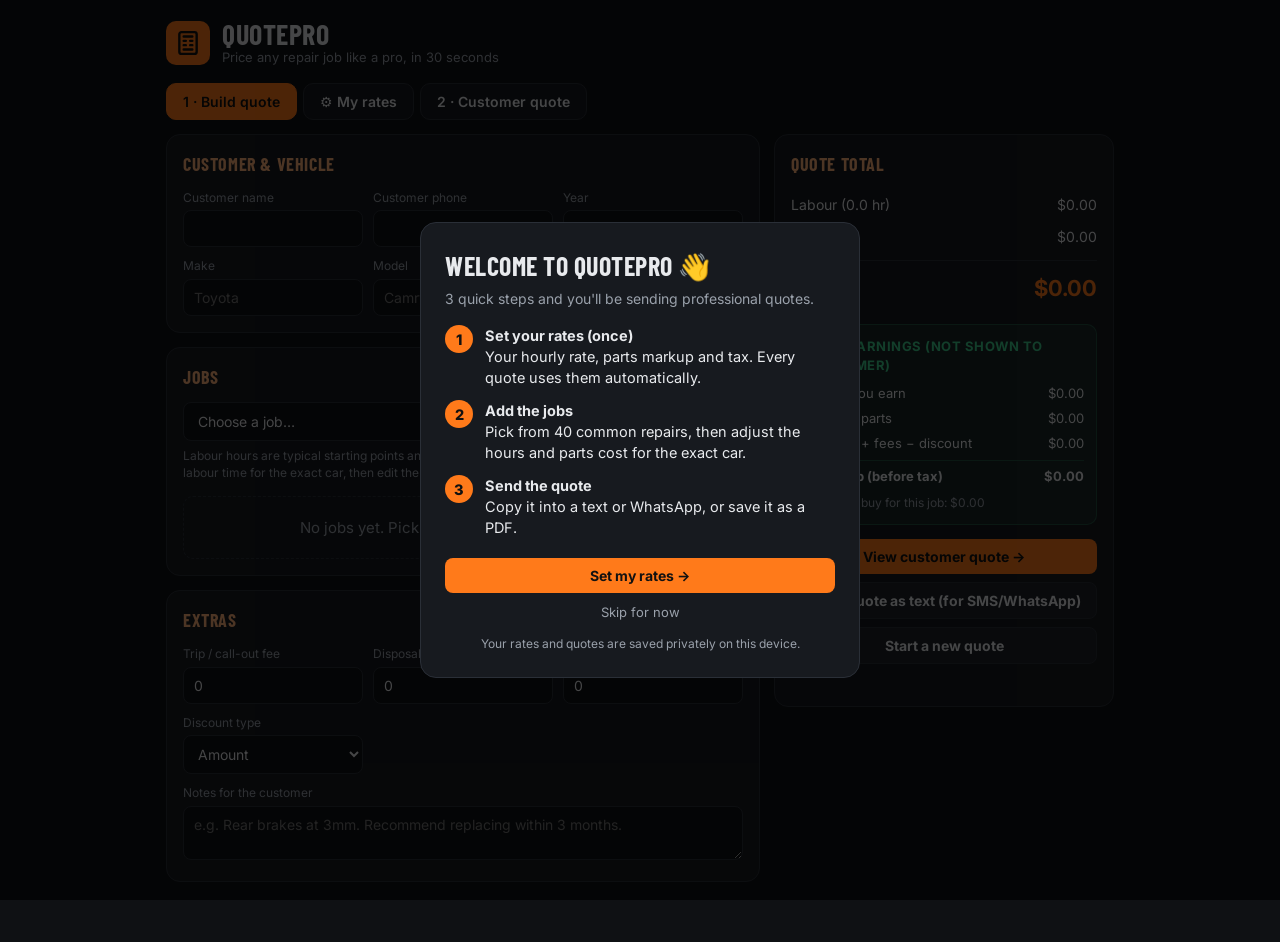
<file: quote-calculator/index.html>
<!DOCTYPE html>
<html lang="en">
<head>
<meta charset="UTF-8">
<meta name="viewport" content="width=device-width, initial-scale=1">
<title>QuotePro – Mechanic Quote Calculator</title>
<link rel="manifest" href="/quote-calculator/manifest.webmanifest">
<meta name="theme-color" content="#0f1114">
<link rel="apple-touch-icon" href="/quote-calculator/icon-180.png">
<link rel="icon" href="/quote-calculator/icon-192.png">
<meta name="apple-mobile-web-app-capable" content="yes">
<meta name="mobile-web-app-capable" content="yes">
<meta name="apple-mobile-web-app-title" content="QuotePro">
<link href="https://fonts.googleapis.com/css2?family=Barlow+Condensed:wght@600;700&family=Inter:wght@400;500;600;700&display=swap" rel="stylesheet">
<style>
:root{--bg:#0f1114;--panel:#171a1f;--panel2:#1e2228;--line:#2a2f37;--text:#e8eaed;--muted:#9aa1ab;--accent:#ff7a1a;--accent2:#ffb27a;--ok:#3ecf8e}
*{box-sizing:border-box}
html,body{margin:0;background:var(--bg);color:var(--text);font-family:Inter,system-ui,sans-serif;font-size:15px;line-height:1.45}
.wrap{max-width:980px;margin:0 auto;padding:20px 16px 60px}
header{display:flex;align-items:center;gap:12px;margin-bottom:16px}
.logo{width:44px;height:44px;border-radius:10px;background:var(--accent);display:grid;place-items:center;flex:none}
h1{font-family:"Barlow Condensed",sans-serif;font-size:28px;letter-spacing:.5px;margin:0;line-height:1}
.sub{color:var(--muted);font-size:13px}
.tabs{display:flex;gap:6px;margin-bottom:14px;flex-wrap:wrap}
.tab{background:var(--panel);border:1px solid var(--line);color:var(--text);padding:9px 16px;border-radius:10px;font-weight:600;cursor:pointer;font-family:inherit;font-size:14px}
.tab.on{background:var(--accent);color:#111;border-color:var(--accent)}
.grid{display:grid;grid-template-columns:1fr 340px;gap:14px}
@media(max-width:820px){.grid{grid-template-columns:1fr}}
.panel{background:var(--panel);border:1px solid var(--line);border-radius:14px;padding:16px}
.panel h2{font-family:"Barlow Condensed",sans-serif;font-size:18px;letter-spacing:.6px;text-transform:uppercase;color:var(--accent2);margin:0 0 12px}
.fields{display:grid;grid-template-columns:repeat(auto-fit,minmax(150px,1fr));gap:10px}
label{font-size:12px;color:var(--muted);display:block;margin-bottom:4px}
input,select,textarea{width:100%;background:var(--bg);border:1px solid var(--line);color:var(--text);border-radius:8px;padding:9px 10px;font-family:inherit;font-size:14px;outline:none}
input:focus,select:focus,textarea:focus{border-color:var(--accent)}
.addrow{display:flex;gap:8px;margin-top:4px}
.addrow select{flex:1}
.btn{background:var(--accent);color:#111;border:0;border-radius:8px;padding:9px 14px;font-weight:700;cursor:pointer;font-family:inherit;font-size:14px;white-space:nowrap}
.btn:hover{background:var(--accent2)}
.btn.ghost{background:var(--panel2);color:var(--text);border:1px solid var(--line)}
.btn.ghost:hover{border-color:var(--accent)}
.jobs{margin-top:14px;display:flex;flex-direction:column;gap:10px}
.job{background:var(--panel2);border:1px solid var(--line);border-radius:10px;padding:12px}
.job-top{display:flex;gap:8px;align-items:center;margin-bottom:8px}
.job-top input{font-weight:600}
.x{background:none;border:0;color:var(--muted);font-size:20px;cursor:pointer;padding:0 6px}
.x:hover{color:#ff5a5a}
.job .fields{grid-template-columns:repeat(3,1fr)}
.job-total{text-align:right;font-size:13px;color:var(--muted);margin-top:6px}
.job-total b{color:var(--text)}
.tip{font-size:12px;color:var(--muted);margin-top:6px}
.empty{color:var(--muted);text-align:center;padding:20px;border:1px dashed var(--line);border-radius:10px}
.sum{position:sticky;top:12px}
.line{display:flex;justify-content:space-between;padding:6px 0;font-size:14px}
.line.big{font-size:22px;font-weight:700;border-top:1px solid var(--line);margin-top:6px;padding-top:12px}
.line.big span:last-child{color:var(--accent)}
.profit{margin-top:14px;background:rgba(62,207,142,.08);border:1px solid rgba(62,207,142,.25);border-radius:10px;padding:12px}
.profit h3{margin:0 0 6px;font-size:13px;color:var(--ok);text-transform:uppercase;letter-spacing:.5px}
.profit .line{font-size:13px;padding:3px 0}
.actions{display:flex;flex-direction:column;gap:8px;margin-top:14px}
.toast{font-size:12.5px;color:var(--ok);min-height:18px;text-align:center}
.hidden{display:none!important}
/* Quote doc */
.doc{background:#fff;color:#1a1a1a;border-radius:12px;padding:32px;max-width:760px;margin:0 auto;font-size:14px}
.doc-h{display:flex;justify-content:space-between;gap:20px;border-bottom:3px solid #ff7a1a;padding-bottom:14px;margin-bottom:16px;flex-wrap:wrap}
.doc-h h2{margin:0;font-family:"Barlow Condensed",sans-serif;font-size:30px;letter-spacing:.5px}
.doc .muted{color:#666;font-size:13px}
.doc .meta{display:grid;grid-template-columns:1fr 1fr;gap:16px;margin-bottom:18px}
.doc table{width:100%;border-collapse:collapse}
.doc th{text-align:left;font-size:12px;text-transform:uppercase;color:#666;border-bottom:1px solid #ddd;padding:8px 6px}
.doc td{padding:9px 6px;border-bottom:1px solid #eee;vertical-align:top}
.doc td.r,.doc th.r{text-align:right}
.doc .tot{margin-left:auto;width:280px;margin-top:12px}
.doc .tot .line{color:#1a1a1a}
.doc .tot .line.big span:last-child{color:#ff7a1a}
.doc .terms{margin-top:22px;font-size:12px;color:#555;border-top:1px solid #eee;padding-top:12px;white-space:pre-wrap}
.doc-actions{display:flex;gap:8px;justify-content:center;margin:14px 0;flex-wrap:wrap}
@media print{
 body{background:#fff}.no-print{display:none!important}.wrap{padding:0;max-width:none}.doc{border-radius:0;padding:0}
}
</style>
</head>
<body>
<div class="wrap">
 <header class="no-print">
  <div class="logo"><svg width="26" height="26" viewBox="0 0 24 24" fill="none" stroke="#111" stroke-width="2.2" stroke-linecap="round" stroke-linejoin="round"><rect x="4" y="2" width="16" height="20" rx="2"/><path d="M8 6h8M8 10h2M14 10h2M8 14h2M14 14h2M8 18h8"/></svg></div>
  <div><h1>QUOTEPRO</h1><div class="sub">Price any repair job like a pro, in 30 seconds</div></div>
 </header>

 <div class="tabs no-print">
  <button class="tab on" data-t="build">1 · Build quote</button>
  <button class="tab" data-t="settings">⚙ My rates</button>
  <button class="tab" data-t="preview">2 · Customer quote</button>
 </div>

 <!-- SETTINGS -->
 <section id="t-settings" class="hidden no-print">
  <div class="panel">
   <h2>My business &amp; rates</h2>
   <p class="tip" style="margin-top:-6px">Saved on this device. Set them once and every quote uses them.</p>
   <div class="fields">
    <div><label>Business name</label><input id="s_name" placeholder="Mike's Mobile Mechanic"></div>
    <div><label>Phone</label><input id="s_phone" placeholder="(555) 123-4567"></div>
    <div><label>Email / WhatsApp</label><input id="s_email"></div>
    <div><label>Currency symbol</label><input id="s_cur" value="$"></div>
    <div><label>Hourly labour rate</label><input id="s_rate" type="number" min="0" step="1" value="80"></div>
    <div><label>Parts markup %</label><input id="s_markup" type="number" min="0" step="1" value="30"></div>
    <div><label>Shop supplies % of labour</label><input id="s_supplies" type="number" min="0" step="0.5" value="5"></div>
    <div><label>Tax %</label><input id="s_tax" type="number" min="0" step="0.1" value="0"></div>
    <div><label>Minimum labour charge (hrs)</label><input id="s_minhrs" type="number" min="0" step="0.1" value="0.5"></div>
    <div><label>Tax applies to</label><select id="s_taxon"><option value="all">Labour + parts</option><option value="parts">Parts only</option><option value="none">Nothing</option></select></div>
   </div>
   <div style="margin-top:10px"><label>Terms printed on every quote</label>
   <textarea id="s_terms" rows="3">Quote valid for 14 days. Prices may change if additional problems are found during the repair. Customer will be contacted for approval before any extra work. Parts warranty per manufacturer; labour warranted for 90 days.</textarea></div>
   <div style="margin-top:14px;display:flex;gap:10px;align-items:center;flex-wrap:wrap"><button class="btn" id="s_save">Save &amp; start quoting →</button><span class="tip" style="margin:0">Changes save automatically on this device.</span></div>
  </div>
 </section>

 <!-- BUILD -->
 <section id="t-build" class="no-print">
  <div class="grid">
   <div style="display:flex;flex-direction:column;gap:14px">
    <div class="panel">
     <h2>Customer &amp; vehicle</h2>
     <div class="fields">
      <div><label>Customer name</label><input id="c_name"></div>
      <div><label>Customer phone</label><input id="c_phone"></div>
      <div><label>Year</label><input id="v_year" inputmode="numeric" placeholder="2015"></div>
      <div><label>Make</label><input id="v_make" placeholder="Toyota"></div>
      <div><label>Model</label><input id="v_model" placeholder="Camry 2.5L"></div>
      <div><label>Mileage</label><input id="v_miles" inputmode="numeric"></div>
     </div>
    </div>

    <div class="panel">
     <h2>Jobs</h2>
     <div class="addrow">
      <select id="preset"></select>
      <button class="btn" id="add">+ Add job</button>
     </div>
     <div class="tip">Labour hours are typical starting points and vary a lot by vehicle and engine. Always check the real labour time for the exact car, then edit the hours and parts cost below.</div>
     <div class="jobs" id="jobs"></div>
    </div>

    <div class="panel">
     <h2>Extras</h2>
     <div class="fields">
      <div><label>Trip / call-out fee</label><input id="x_trip" type="number" min="0" step="1" value="0"></div>
      <div><label>Disposal / environmental fee</label><input id="x_disp" type="number" min="0" step="1" value="0"></div>
      <div><label>Discount</label><input id="x_disc" type="number" min="0" step="1" value="0"></div>
      <div><label>Discount type</label><select id="x_disctype"><option value="amt">Amount</option><option value="pct">Percent</option></select></div>
     </div>
     <div style="margin-top:10px"><label>Notes for the customer</label><textarea id="x_notes" rows="2" placeholder="e.g. Rear brakes at 3mm. Recommend replacing within 3 months."></textarea></div>
    </div>
   </div>

   <div>
    <div class="panel sum">
     <h2>Quote total</h2>
     <div id="sum"></div>
     <div class="profit"><h3>Your earnings (not shown to customer)</h3><div id="profit"></div></div>
     <div class="actions">
      <button class="btn" data-go="preview">View customer quote →</button>
      <button class="btn ghost" id="copy1">Copy quote as text (for SMS/WhatsApp)</button>
      <button class="btn ghost" id="reset">Start a new quote</button>
      <div class="toast" id="toast1"></div>
     </div>
    </div>
   </div>
  </div>
 </section>

 <!-- PREVIEW -->
 <section id="t-preview" class="hidden">
  <div class="doc-actions no-print">
   <button class="btn ghost" data-go="build">← Edit</button>
   <button class="btn" id="print">Print / Save as PDF</button>
   <button class="btn ghost" id="copy2">Copy as text</button>
  </div>
  <div class="toast no-print" id="toast2"></div>
  <div class="doc" id="doc"></div>
 </section>
</div>

<script>
/* Presets: [name, typical labour hrs, typical parts cost (USD baseline), note] */
const PRESETS=[
 ["Maintenance",[
  ["Oil & filter change",0.5,40],["Engine air filter",0.2,20],["Cabin air filter",0.3,20],["Tyre rotation",0.4,0],
  ["Coolant flush",1.0,40],["Brake fluid flush",1.0,20],["Transmission fluid drain & fill",0.8,60],
  ["Spark plugs (4-cyl)",1.0,40],["Spark plugs (V6)",2.0,60,"Some V6s need the intake removed for the rear plugs. Check the labour guide."],
  ["Serpentine belt",0.6,40],["Wiper blades",0.1,30],["Headlight bulb",0.3,25]]],
 ["Brakes",[
  ["Front brake pads",1.2,60],["Front pads & rotors",1.8,180],["Rear pads & rotors",1.8,180],["Rear brake shoes (drum)",1.6,70],["Brake caliper (one)",1.0,80]]],
 ["Electrical",[
  ["Battery replacement",0.4,180,"Some cars need a battery registration/reset after replacement."],["Alternator",1.8,250],["Starter motor",1.8,200],["Diagnostic: check engine light",1.0,0],["Diagnostic: electrical fault",1.5,0]]],
 ["Engine & cooling",[
  ["Ignition coil (one)",0.5,60],["Thermostat",1.2,40],["Water pump",3.0,120],["Radiator",2.0,200],["O2 sensor",0.6,70],
  ["MAF sensor",0.3,120],["Valve cover gasket (4-cyl)",1.2,40],["Timing belt kit (4-cyl)",4.0,250,"Usually done with the water pump on many engines. Quote both."],["Fuel pump",2.5,250],["Throttle body clean",0.5,10]]],
 ["Suspension & steering",[
  ["Front struts (pair)",2.5,250,"Recommend a wheel alignment afterwards."],["Sway bar links (pair)",0.8,50],["Outer tie rod end (one)",0.8,40,"Alignment required afterwards."],["CV axle (one)",1.5,100],["Front wheel bearing/hub (one)",1.5,120]]],
 ["A/C",[
  ["A/C recharge",0.8,50,"In many countries refrigerant handling requires certification (e.g. EPA Section 609 in the US)."],["A/C diagnosis",1.0,0]]],
];
const $=id=>document.getElementById(id);
const S_KEYS=["name","phone","email","cur","rate","markup","supplies","tax","minhrs","taxon","terms"];
let jobs=[];let qn=Date.now().toString().slice(-6);

function store(k,v){try{localStorage.setItem(k,JSON.stringify(v))}catch(e){}}
function load(k){try{return JSON.parse(localStorage.getItem(k))}catch(e){return null}}
function S(){const o={};S_KEYS.forEach(k=>o[k]=$("s_"+k).value);["rate","markup","supplies","tax","minhrs"].forEach(k=>o[k]=parseFloat(o[k])||0);return o}
function num(v){const n=parseFloat(v);return isFinite(n)?n:0}
function money(n){const s=S();return (n<0?"−":"")+s.cur+(Math.round(Math.abs(n)*100)/100).toLocaleString(undefined,{minimumFractionDigits:2,maximumFractionDigits:2})}
function esc(s){return String(s??"").replace(/[&<>"]/g,m=>({"&":"&amp;","<":"&lt;",">":"&gt;",'"':"&quot;"}[m]))}

/* presets dropdown */
(function(){
 const sel=$("preset");let h=`<option value="">Choose a job…</option><option value="custom">✎ Custom job</option>`;
 PRESETS.forEach(([g,list],gi)=>{h+=`<optgroup label="${g}">`+list.map((j,ji)=>`<option value="${gi}-${ji}">${j[0]} (~${j[1]} hr)</option>`).join("")+`</optgroup>`});
 sel.innerHTML=h;
})();

function addJob(){
 const v=$("preset").value;if(!v)return;
 if(v==="custom") jobs.push({name:"",hrs:1,parts:0,qty:1,note:""});
 else{const [g,j]=v.split("-").map(Number);const p=PRESETS[g][1][j];jobs.push({name:p[0],hrs:p[1],parts:p[2],qty:1,note:p[3]||""});}
 $("preset").value="";drawJobs();calc();
}
function drawJobs(){
 const el=$("jobs");
 if(!jobs.length){el.innerHTML=`<div class="empty">No jobs yet. Pick one above and tap "Add job".</div>`;return}
 el.innerHTML=jobs.map((j,i)=>`<div class="job">
  <div class="job-top"><input data-i="${i}" data-k="name" value="${esc(j.name)}" placeholder="Job description"><button class="x" data-del="${i}" title="Remove">×</button></div>
  <div class="fields">
   <div><label>Labour hours</label><input type="number" min="0" step="0.1" data-i="${i}" data-k="hrs" value="${j.hrs}"></div>
   <div><label>Parts cost (your cost)</label><input type="number" min="0" step="1" data-i="${i}" data-k="parts" value="${j.parts}"></div>
   <div><label>Quantity</label><input type="number" min="1" step="1" data-i="${i}" data-k="qty" value="${j.qty}"></div>
  </div>
  ${j.note?`<div class="tip">💡 ${esc(j.note)}</div>`:""}
  <div class="job-total" id="jt${i}"></div>
 </div>`).join("");
}
function compute(){
 const s=S();
 const lines=jobs.map(j=>{
  const qty=Math.max(1,Math.round(num(j.qty)));
  const hrs=Math.max(num(j.hrs)*qty, jobs.length?0:0);
  const labour=hrs*s.rate;
  const partsCost=num(j.parts)*qty;
  const partsPrice=partsCost*(1+s.markup/100);
  return {name:j.name||"Custom job",qty,hrs,labour,partsCost,partsPrice,total:labour+partsPrice};
 });
 let totalHrs=lines.reduce((a,l)=>a+l.hrs,0);
 let labour=lines.reduce((a,l)=>a+l.labour,0);
 let minAdj=0;
 if(lines.length&&totalHrs<s.minhrs){minAdj=(s.minhrs-totalHrs)*s.rate;labour+=minAdj}
 const partsPrice=lines.reduce((a,l)=>a+l.partsPrice,0);
 const partsCost=lines.reduce((a,l)=>a+l.partsCost,0);
 const supplies=labour*s.supplies/100;
 const trip=num($("x_trip").value),disp=num($("x_disp").value);
 const sub=labour+partsPrice+supplies+trip+disp;
 const dv=num($("x_disc").value);
 let disc=$("x_disctype").value==="pct"?sub*Math.min(dv,100)/100:Math.min(dv,sub);
 const afterDisc=sub-disc;
 let taxable=0;
 if(s.taxon==="all")taxable=afterDisc;
 else if(s.taxon==="parts")taxable=sub>0?partsPrice*(afterDisc/sub):0;
 const tax=taxable*s.tax/100;
 const total=afterDisc+tax;
 const profit=labour+(partsPrice-partsCost)+supplies+trip+disp-disc;
 return {s,lines,totalHrs,labour,minAdj,partsPrice,partsCost,supplies,trip,disp,sub,disc,tax,total,profit};
}
function calc(){
 const r=compute();
 r.lines.forEach((l,i)=>{const el=$("jt"+i);if(el)el.innerHTML=`Labour ${money(l.labour)} + Parts ${money(l.partsPrice)} = <b>${money(l.total)}</b>`});
 const L=(a,b,cls="")=>`<div class="line ${cls}"><span>${a}</span><span>${b}</span></div>`;
 $("sum").innerHTML=
  L(`Labour (${r.totalHrs.toFixed(1)} hr${r.minAdj?" + min. charge":""})`,money(r.labour))+
  L("Parts",money(r.partsPrice))+
  (r.supplies?L("Shop supplies",money(r.supplies)):"")+
  (r.trip?L("Trip fee",money(r.trip)):"")+
  (r.disp?L("Disposal fee",money(r.disp)):"")+
  (r.disc?L("Discount","−"+money(r.disc)):"")+
  (r.tax?L(`Tax (${r.s.tax}%)`,money(r.tax)):"")+
  L("TOTAL",money(r.total),"big");
 const eff=r.totalHrs>0?r.profit/r.totalHrs:0;
 $("profit").innerHTML=
  L("Labour you earn",money(r.labour))+
  L("Profit on parts",money(r.partsPrice-r.partsCost))+
  L("Supplies + fees − discount",money(r.supplies+r.trip+r.disp-r.disc))+
  `<div class="line" style="font-weight:700;border-top:1px solid rgba(62,207,142,.25);margin-top:4px;padding-top:6px"><span>You keep (before tax)</span><span>${money(r.profit)}</span></div>`+
  (r.totalHrs?L("Effective hourly",money(eff)+"/hr"):"")+
  `<div class="tip">Parts you buy for this job: ${money(r.partsCost)}</div>`;
 saveDraft();
}
function quoteText(){
 const r=compute(),s=r.s;
 const v=[$("v_year").value,$("v_make").value,$("v_model").value].filter(Boolean).join(" ");
 let t=`${s.name||"Repair Quote"}${s.phone?" · "+s.phone:""}\nQUOTE #${qn} · ${new Date().toLocaleDateString()}\n`;
 if($("c_name").value)t+=`For: ${$("c_name").value}\n`;
 if(v)t+=`Vehicle: ${v}${$("v_miles").value?" · "+$("v_miles").value+" mi":""}\n`;
 t+=`\n`;
 r.lines.forEach(l=>{t+=`• ${l.name}${l.qty>1?" ×"+l.qty:""}: ${money(l.total)}\n`});
 if(r.minAdj)t+=`• Minimum labour charge: ${money(r.minAdj)}\n`;
 if(r.supplies)t+=`• Shop supplies: ${money(r.supplies)}\n`;
 if(r.trip)t+=`• Trip fee: ${money(r.trip)}\n`;
 if(r.disp)t+=`• Disposal fee: ${money(r.disp)}\n`;
 if(r.disc)t+=`• Discount: −${money(r.disc)}\n`;
 if(r.tax)t+=`• Tax: ${money(r.tax)}\n`;
 t+=`\nTOTAL: ${money(r.total)}\n`;
 if($("x_notes").value)t+=`\nNotes: ${$("x_notes").value}\n`;
 if(s.terms)t+=`\n${s.terms}`;
 return t;
}
function drawDoc(){
 const r=compute(),s=r.s;
 const v=[$("v_year").value,$("v_make").value,$("v_model").value].filter(Boolean).join(" ");
 const L=(a,b,cls="")=>`<div class="line ${cls}"><span>${a}</span><span>${b}</span></div>`;
 $("doc").innerHTML=`
 <div class="doc-h"><div><h2>${esc(s.name||"Repair Quote")}</h2><div class="muted">${[s.phone,s.email].filter(Boolean).map(esc).join(" · ")}</div></div>
  <div style="text-align:right"><div style="font-weight:700;font-size:18px">QUOTE</div><div class="muted">#${qn}<br>${new Date().toLocaleDateString()}</div></div></div>
 <div class="meta">
  <div><div class="muted">Prepared for</div><b>${esc($("c_name").value||"—")}</b><br>${esc($("c_phone").value)}</div>
  <div><div class="muted">Vehicle</div><b>${esc(v||"—")}</b><br>${$("v_miles").value?esc($("v_miles").value)+" miles":""}</div>
 </div>
 <table><thead><tr><th>Description</th><th class="r">Labour</th><th class="r">Parts</th><th class="r">Total</th></tr></thead><tbody>
 ${r.lines.length?r.lines.map(l=>`<tr><td>${esc(l.name)}${l.qty>1?" ×"+l.qty:""}</td><td class="r">${money(l.labour)}</td><td class="r">${money(l.partsPrice)}</td><td class="r"><b>${money(l.total)}</b></td></tr>`).join(""):`<tr><td colspan="4" class="muted">No jobs added yet</td></tr>`}
 ${r.minAdj?`<tr><td>Minimum labour charge</td><td class="r">${money(r.minAdj)}</td><td class="r">—</td><td class="r"><b>${money(r.minAdj)}</b></td></tr>`:""}
 </tbody></table>
 <div class="tot">
  ${L("Subtotal",money(r.labour+r.partsPrice))}
  ${r.supplies?L("Shop supplies",money(r.supplies)):""}
  ${r.trip?L("Trip fee",money(r.trip)):""}
  ${r.disp?L("Disposal fee",money(r.disp)):""}
  ${r.disc?L("Discount","−"+money(r.disc)):""}
  ${r.tax?L(`Tax (${s.tax}%)`,money(r.tax)):""}
  ${L("TOTAL",money(r.total),"big")}
 </div>
 ${$("x_notes").value?`<div style="margin-top:16px"><div class="muted">Notes</div>${esc($("x_notes").value)}</div>`:""}
 ${s.terms?`<div class="terms">${esc(s.terms)}</div>`:""}
 <div style="margin-top:28px;display:grid;grid-template-columns:1fr 1fr;gap:30px;font-size:12px;color:#666">
  <div style="border-top:1px solid #999;padding-top:4px">Customer approval signature</div><div style="border-top:1px solid #999;padding-top:4px">Date</div></div>`;
}
function tab(t){
 document.querySelectorAll(".tab").forEach(b=>b.classList.toggle("on",b.dataset.t===t));
 ["build","settings","preview"].forEach(x=>$("t-"+x).classList.toggle("hidden",x!==t));
 if(t==="preview")drawDoc();
 window.scrollTo({top:0});
}
async function copy(toastId){
 const t=quoteText();
 try{await navigator.clipboard.writeText(t);$(toastId).textContent="Copied! Paste it into a text or WhatsApp message."}
 catch(e){$(toastId).textContent="Couldn't copy automatically. Select the quote and copy it manually."}
 setTimeout(()=>$(toastId).textContent="",3500);
}
function saveDraft(){
 store("qp_settings",Object.fromEntries(S_KEYS.map(k=>[k,$("s_"+k).value])));
 store("qp_draft",{jobs,qn,f:Object.fromEntries(["c_name","c_phone","v_year","v_make","v_model","v_miles","x_trip","x_disp","x_disc","x_disctype","x_notes"].map(k=>[k,$(k).value]))});
}
function restore(){
 const s=load("qp_settings");if(s)S_KEYS.forEach(k=>{if(s[k]!=null)$("s_"+k).value=s[k]});
 const d=load("qp_draft");if(d){jobs=d.jobs||[];qn=d.qn||qn;Object.entries(d.f||{}).forEach(([k,v])=>{if($(k))$(k).value=v})}
}

/* events */
$("add").onclick=addJob;
$("preset").addEventListener("change",()=>{if($("preset").value)addJob()});
$("jobs").addEventListener("input",e=>{const t=e.target;if(t.dataset.i==null)return;jobs[+t.dataset.i][t.dataset.k]=t.dataset.k==="name"?t.value:t.value;calc()});
$("jobs").addEventListener("click",e=>{const d=e.target.dataset.del;if(d!=null){jobs.splice(+d,1);drawJobs();calc()}});
document.querySelectorAll("input,select,textarea").forEach(el=>{if(!el.closest("#jobs")&&el.id!=="preset")el.addEventListener("input",calc)});
document.querySelectorAll(".tab").forEach(b=>b.onclick=()=>tab(b.dataset.t));
document.querySelectorAll("[data-go]").forEach(b=>b.onclick=()=>tab(b.dataset.go));
$("copy1").onclick=()=>copy("toast1");$("copy2").onclick=()=>copy("toast2");
$("print").onclick=()=>{try{window.print()}catch(e){}};
let resetArmed=false;
$("reset").onclick=()=>{
 if(!resetArmed){resetArmed=true;$("reset").textContent="Tap again to clear this quote";setTimeout(()=>{resetArmed=false;$("reset").textContent="Start a new quote"},3000);return}
 jobs=[];qn=Date.now().toString().slice(-6);
 ["c_name","c_phone","v_year","v_make","v_model","v_miles","x_notes"].forEach(k=>$(k).value="");
 ["x_trip","x_disp","x_disc"].forEach(k=>$(k).value=0);
 resetArmed=false;$("reset").textContent="Start a new quote";drawJobs();calc();
};
$("s_save").onclick=()=>{calc();tab("build")};
restore();drawJobs();calc();
</script>

<!-- First-run welcome -->
<style>
#welcome{position:fixed;inset:0;z-index:60;background:rgba(0,0,0,.7);display:none;align-items:center;justify-content:center;padding:16px}
#welcome .box{background:#171a1f;border:1px solid #2a2f37;border-radius:16px;max-width:440px;width:100%;padding:24px}
#welcome h2{font-family:"Barlow Condensed",sans-serif;font-size:26px;margin:0 0 4px;letter-spacing:.5px}
#welcome p{color:#9aa1ab;margin:0 0 16px;font-size:14px}
#welcome ol{list-style:none;padding:0;margin:0 0 20px;display:flex;flex-direction:column;gap:12px}
#welcome li{display:flex;gap:12px;align-items:flex-start;font-size:14.5px}
#welcome li span{flex:none;width:28px;height:28px;border-radius:50%;background:#ff7a1a;color:#111;font-weight:800;display:grid;place-items:center}
#welcome li b{display:block}
#welcome .skip{display:block;margin:10px auto 0;background:none;border:0;color:#9aa1ab;font-size:13px;cursor:pointer;font-family:inherit}
</style>
<div id="welcome" role="dialog" aria-label="Welcome to QuotePro"><div class="box">
 <h2>WELCOME TO QUOTEPRO 👋</h2>
 <p>3 quick steps and you'll be sending professional quotes.</p>
 <ol>
  <li><span>1</span><div><b>Set your rates (once)</b>Your hourly rate, parts markup and tax. Every quote uses them automatically.</div></li>
  <li><span>2</span><div><b>Add the jobs</b>Pick from 40 common repairs, then adjust the hours and parts cost for the exact car.</div></li>
  <li><span>3</span><div><b>Send the quote</b>Copy it into a text or WhatsApp, or save it as a PDF.</div></li>
 </ol>
 <button class="btn" id="w-go" style="width:100%">Set my rates →</button>
 <button class="skip" id="w-skip">Skip for now</button>
 <p style="margin:14px 0 0;font-size:12px;text-align:center">Your rates and quotes are saved privately on this device.</p>
</div></div>
<script>
(function(){
 let seen=false;try{seen=!!localStorage.getItem('qp_onboarded')}catch(e){}
 if(seen)return;
 const w=document.getElementById('welcome');w.style.display='flex';
 const done=()=>{w.style.display='none';try{localStorage.setItem('qp_onboarded','1')}catch(e){}};
 document.getElementById('w-go').onclick=()=>{done();tab('settings');setTimeout(()=>document.getElementById('s_rate').focus(),100)};
 document.getElementById('w-skip').onclick=done;
})();
</script>
<!-- Add to Home Screen tip -->
<style>
#a2hs{position:fixed;left:12px;right:12px;bottom:12px;z-index:50;max-width:520px;margin:0 auto;background:#1e2228;border:1px solid #ff7a1a;border-radius:14px;padding:14px 40px 14px 14px;box-shadow:0 10px 30px rgba(0,0,0,.5);font-size:14px;color:#e8eaed;line-height:1.45;display:none}
#a2hs b{color:#ffb27a}#a2hs .xx{position:absolute;top:6px;right:8px;background:none;border:0;color:#9aa1ab;font-size:22px;cursor:pointer}
@media print{#a2hs{display:none!important}}
</style>
<div id="a2hs" role="dialog" aria-label="Add to home screen"><button class="xx" aria-label="Dismiss">×</button><div id="a2hs-t"></div></div>
<script>
(function(){
 try{
  const standalone=window.matchMedia('(display-mode: standalone)').matches||navigator.standalone;
  const key='a2hs_'+location.pathname;
  if(standalone||localStorage.getItem(key))return;
  const ua=navigator.userAgent, ios=/iPhone|iPad|iPod/.test(ua), android=/Android/.test(ua);
  if(!ios&&!android)return;
  const el=document.getElementById('a2hs');
  document.getElementById('a2hs-t').innerHTML=ios
   ?'<b>📲 Save this app to your phone:</b> tap the <b>Share</b> button (square with an arrow) in Safari, then <b>“Add to Home Screen”</b>.'
   :'<b>📲 Save this app to your phone:</b> tap the <b>⋮ menu</b> in Chrome, then <b>“Add to Home screen”</b> or <b>“Install app”</b>.';
  setTimeout(()=>el.style.display='block',4000);
  el.querySelector('.xx').onclick=()=>{el.style.display='none';try{localStorage.setItem(key,'1')}catch(e){}};
 }catch(e){}
})();
</script>
</body>
</html>
</file>
